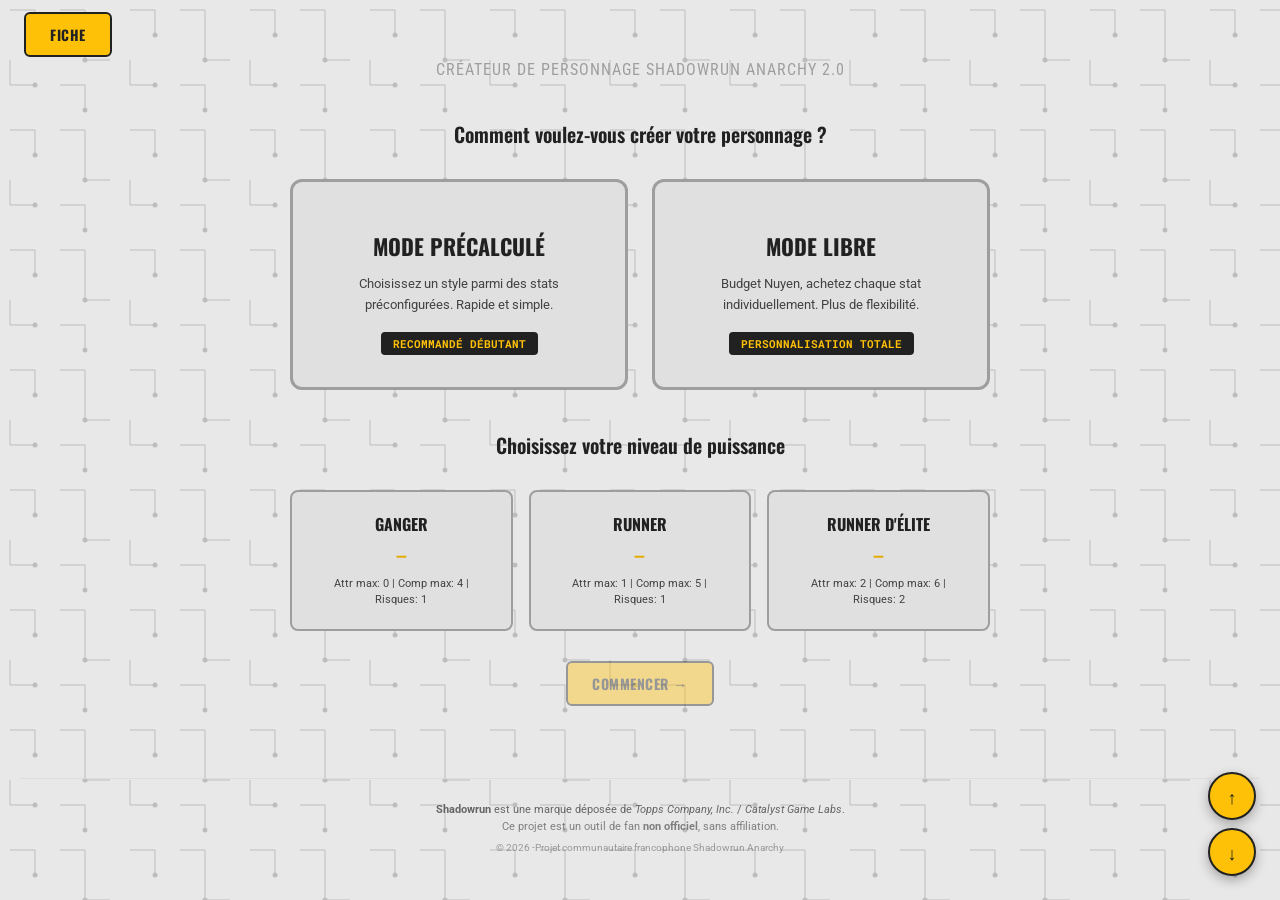
<file: creation2.0.html>
<!DOCTYPE html>
<html lang="fr">
<head>
<meta charset="UTF-8">
<meta name="viewport" content="width=device-width, initial-scale=1.0">
<link rel="icon" type="image/png" href="assets/images/Anarchy.png">
<title>Créateur de Personnage - Shadowrun Anarchy V2</title>
<style>
@import url('https://fonts.googleapis.com/css2?family=Oswald:wght@400;500;600;700&family=Roboto+Condensed:wght@400;700&family=Roboto+Mono:wght@400;700&family=Roboto:wght@400;500;700&display=swap');

:root {
  --yellow: #FFC107;
  --yellow-dark: #E5AC00;
  --gray-light: #E0E0E0;
  --gray-mid: #9E9E9E;
  --gray-dark: #424242;
  --black: #212121;
  --white: #FFFFFF;
  --bg: #E8E8E8;
  --red: #D32F2F;
  --green: #388E3C;
}

* { margin: 0; padding: 0; box-sizing: border-box; }

body {
  font-family: 'Roboto', sans-serif;
  background-color: var(--bg);
  background-image: url("data:image/svg+xml,%3Csvg width='120' height='120' xmlns='http://www.w3.org/2000/svg'%3E%3Cpath d='M10 10 L35 10 L35 35' stroke='%23BDBDBD' stroke-width='1' fill='none'/%3E%3Cpath d='M60 10 L85 10 L85 60 L110 60' stroke='%23BDBDBD' stroke-width='1' fill='none'/%3E%3Cpath d='M10 60 L10 85 L35 85' stroke='%23BDBDBD' stroke-width='1' fill='none'/%3E%3Cpath d='M60 85 L85 85 L85 110' stroke='%23BDBDBD' stroke-width='1' fill='none'/%3E%3Ccircle cx='35' cy='35' r='2.5' fill='%23BDBDBD'/%3E%3Ccircle cx='85' cy='60' r='2.5' fill='%23BDBDBD'/%3E%3Ccircle cx='35' cy='85' r='2.5' fill='%23BDBDBD'/%3E%3Ccircle cx='85' cy='110' r='2.5' fill='%23BDBDBD'/%3E%3C/svg%3E");
  padding: 20px;
  color: var(--black);
  min-height: 100vh;
}

.container {
  max-width: 900px;
  margin: 0 auto;
  background: var(--white);
  border-radius: 8px;
  box-shadow: 0 4px 20px rgba(0,0,0,0.15);
  overflow: hidden;
}

.header {
  background: var(--black);
  color: var(--white);
  padding: 20px 24px;
  display: flex;
  justify-content: space-between;
  align-items: center;
}

.header h1 {
  font-family: 'Oswald', sans-serif;
  font-size: 24px;
  text-transform: uppercase;
  letter-spacing: 1px;
}

.header h1 span { color: var(--yellow); }

.step-indicator {
  display: flex;
  gap: 6px;
  align-items: center;
}

.step-dot {
  width: 28px;
  height: 28px;
  border-radius: 50%;
  background: var(--gray-mid);
  display: flex;
  align-items: center;
  justify-content: center;
  font-family: 'Oswald', sans-serif;
  font-size: 12px;
  font-weight: 700;
  color: var(--white);
  transition: all 0.3s;
}

.step-dot.active { background: var(--yellow); color: var(--black); }
.step-dot.done { background: var(--green); color: var(--white); }
.step-dot.current { background: var(--yellow-dark); color: var(--black); box-shadow: 0 0 0 3px rgba(255,193,7,0.4); }

.content { padding: 24px; }

.step-title {
  font-family: 'Oswald', sans-serif;
  font-size: 22px;
  font-weight: 700;
  text-transform: uppercase;
  margin-bottom: 4px;
  color: var(--black);
}

.step-subtitle {
  font-family: 'Roboto Condensed', sans-serif;
  font-size: 14px;
  color: var(--gray-mid);
  margin-bottom: 20px;
  text-transform: uppercase;
  letter-spacing: 0.5px;
}

.select-table {
  width: 100%;
  border-collapse: collapse;
  margin-bottom: 20px;
  font-size: 13px;
}

.select-table th {
  background: var(--gray-dark);
  color: var(--white);
  font-family: 'Oswald', sans-serif;
  font-size: 12px;
  text-transform: uppercase;
  padding: 10px 12px;
  text-align: left;
}

.select-table td {
  padding: 10px 12px;
  border-bottom: 1px solid var(--gray-light);
  cursor: pointer;
  transition: background 0.15s;
}

.select-table tr:hover td { background: var(--yellow); }
.select-table tr.selected td { background: var(--yellow-dark); font-weight: 700; }
.select-table tr.selected { outline: 2px solid var(--black); outline-offset: -2px; }

.input-group { margin-bottom: 16px; }

.input-group label {
  display: block;
  font-family: 'Roboto Condensed', sans-serif;
  font-size: 12px;
  font-weight: 700;
  text-transform: uppercase;
  color: var(--gray-dark);
  margin-bottom: 6px;
  letter-spacing: 0.5px;
}

.input-group input[type="text"],
.input-group input[type="number"],
.input-group textarea,
.input-group select {
  width: 100%;
  padding: 10px 12px;
  border: 2px solid var(--gray-mid);
  border-radius: 6px;
  font-family: 'Roboto', sans-serif;
  font-size: 14px;
  outline: none;
  transition: border-color 0.15s, box-shadow 0.15s;
}

.input-group input:focus,
.input-group textarea:focus,
.input-group select:focus {
  border-color: var(--yellow-dark);
  box-shadow: 0 0 0 3px rgba(255,193,7,0.3);
}

.input-group textarea {
  resize: vertical;
  min-height: 60px;
}

.attr-grid {
  display: grid;
  grid-template-columns: repeat(3, 1fr);
  gap: 16px;
  margin-bottom: 20px;
}

.attr-box {
  background: var(--gray-light);
  border: 2px solid var(--gray-mid);
  border-radius: 8px;
  padding: 16px;
  text-align: center;
}

.attr-box .attr-name {
  font-family: 'Oswald', sans-serif;
  font-size: 14px;
  font-weight: 700;
  text-transform: uppercase;
  margin-bottom: 8px;
}

.attr-box .attr-max {
  font-size: 11px;
  color: var(--gray-mid);
  margin-bottom: 8px;
}

.attr-box .attr-bonus {
  font-size: 11px;
  color: var(--green);
  font-weight: 700;
  margin-bottom: 8px;
  min-height: 16px;
}

.attr-box input[type="number"] {
  width: 60px;
  height: 40px;
  border: 2px solid var(--gray-dark);
  border-radius: 8px;
  text-align: center;
  font-family: 'Roboto Mono', monospace;
  font-size: 18px;
  font-weight: 700;
}

.attr-points-bar, .skill-points-bar, .atout-points-bar {
  background: var(--gray-light);
  border: 2px solid var(--gray-mid);
  border-radius: 8px;
  padding: 12px 16px;
  display: flex;
  justify-content: space-between;
  align-items: center;
  margin-bottom: 20px;
}

.points-label {
  font-family: 'Oswald', sans-serif;
  font-size: 16px;
  font-weight: 700;
  text-transform: uppercase;
}

.points-value {
  font-family: 'Roboto Mono', monospace;
  font-size: 24px;
  font-weight: 700;
  color: var(--yellow-dark);
}

.points-value.error { color: var(--red); }

.skill-grid {
  display: grid;
  grid-template-columns: repeat(2, 1fr);
  gap: 12px;
  margin-bottom: 20px;
}

.skill-item {
  background: var(--gray-light);
  border: 2px solid var(--gray-mid);
  border-radius: 8px;
  padding: 12px;
  transition: all 0.15s;
}
.skill-item.selected {
  border-color: var(--yellow-dark);
  background: var(--yellow);
  outline: 2px solid var(--black);
  outline-offset: -2px;
}
.skill-item.restricted {
  opacity: 0.5;
  cursor: not-allowed;
  background: #F5F5F5;
}
.skill-item.restricted .skill-name {
  color: var(--gray-mid);
  text-decoration: line-through;
}

.skill-item .skill-header {
  display: flex;
  justify-content: space-between;
  align-items: center;
  margin-bottom: 8px;
}

.skill-item .skill-name {
  font-family: 'Oswald', sans-serif;
  font-size: 13px;
  font-weight: 700;
  text-transform: uppercase;
}

.skill-item .skill-rank {
  display: flex;
  align-items: center;
  gap: 8px;
}

.skill-item .skill-rank input {
  width: 50px;
  height: 32px;
  border: 2px solid var(--gray-dark);
  border-radius: 6px;
  text-align: center;
  font-family: 'Roboto Mono', monospace;
  font-size: 16px;
  font-weight: 700;
}

.skill-item .skill-spec {
  display: flex;
  align-items: center;
  gap: 8px;
  margin-top: 8px;
  padding-top: 8px;
  border-top: 1px dashed var(--gray-mid);
}

.skill-item .skill-spec label { font-size: 12px; font-weight: 700; color: var(--gray-dark); }
.skill-item .skill-spec input[type="checkbox"] { width: 18px; height: 18px; accent-color: var(--yellow-dark); }
.skill-item .skill-spec input[type="text"] { flex: 1; padding: 4px 8px; border: 1.5px solid var(--gray-mid); border-radius: 4px; font-size: 12px; }

.atout-grid {
  display: grid;
  grid-template-columns: repeat(2, 1fr);
  gap: 12px;
  margin-bottom: 20px;
}

.atout-item {
  background: var(--gray-light);
  border: 2px solid var(--gray-mid);
  border-radius: 8px;
  padding: 12px;
  cursor: pointer;
  transition: all 0.15s;
  position: relative;
}

.atout-item:hover { border-color: var(--yellow-dark); }
.atout-item.selected {
  border-color: var(--yellow-dark);
  background: var(--yellow);
  outline: 2px solid var(--black);
  outline-offset: -2px;
}
.atout-item.disabled { opacity: 0.4; cursor: not-allowed; }
.atout-item.restricted {
  opacity: 0.5;
  cursor: not-allowed;
  background: #F5F5F5;
}

.atout-item .atout-header {
  display: flex;
  justify-content: space-between;
  align-items: flex-start;
  gap: 8px;
  margin-bottom: 6px;
}

.atout-item .atout-name {
  font-family: 'Oswald', sans-serif;
  font-size: 13px;
  font-weight: 700;
  text-transform: uppercase;
  flex: 1;
  min-width: 0;
  line-height: 1.3;
}

.atout-item .atout-name-wrap {
  word-break: break-word;
  hyphens: auto;
}

.atout-item .atout-cost {
  background: var(--black);
  color: var(--yellow);
  font-family: 'Roboto Mono', monospace;
  font-size: 11px;
  font-weight: 700;
  padding: 2px 8px;
  border-radius: 4px;
  white-space: nowrap;
  flex-shrink: 0;
  margin-top: 1px;
}

.atout-item .atout-desc { font-size: 11px; color: var(--gray-dark); line-height: 1.5; white-space: pre-line; }
.atout-item .atout-desc ul { margin: 4px 0; padding-left: 16px; }
.atout-item .atout-desc li { margin-bottom: 2px; line-height: 1.4; }
.atout-item .atout-prereq { font-size: 9px; color: var(--red); margin-top: 4px; font-weight: 700; font-style: italic; }
.atout-item .atout-essence { font-size: 10px; color: var(--gray-mid); margin-top: 2px; }

.trait-grid {
  display: grid;
  grid-template-columns: repeat(2, 1fr);
  gap: 12px;
  margin-bottom: 20px;
}

.trait-category {
  font-family: 'Oswald', sans-serif;
  font-size: 14px;
  font-weight: 700;
  text-transform: uppercase;
  margin-bottom: 8px;
  padding: 4px 12px;
  background: var(--black);
  color: var(--white);
  border-radius: 4px;
  display: inline-block;
}

.trait-item {
  background: var(--gray-light);
  border: 2px solid var(--gray-mid);
  border-radius: 8px;
  padding: 12px;
  cursor: pointer;
  transition: all 0.15s;
}

.trait-item:hover { border-color: var(--yellow-dark); }
.trait-item.selected {
  border-color: var(--yellow-dark);
  background: var(--yellow);
  outline: 2px solid var(--black);
  outline-offset: -2px;
}

.trait-item .trait-name {
  font-family: 'Oswald', sans-serif;
  font-size: 13px;
  font-weight: 700;
  text-transform: uppercase;
  margin-bottom: 4px;
}

.trait-item .trait-desc { font-size: 11px; color: var(--gray-dark); line-height: 1.4; }

.contact-list {
  display: flex;
  flex-direction: column;
  gap: 8px;
  margin-bottom: 20px;
}

.contact-item {
  display: flex;
  gap: 8px;
  align-items: center;
}

.contact-item input {
  flex: 1;
  padding: 8px 12px;
  border: 2px solid var(--gray-mid);
  border-radius: 6px;
  font-size: 13px;
  outline: none;
}

.contact-item input:focus { border-color: var(--yellow-dark); }

.contact-item .contact-num {
  font-family: 'Roboto Mono', monospace;
  font-size: 12px;
  font-weight: 700;
  color: var(--gray-mid);
  width: 24px;
  text-align: center;
}

.equip-grid {
  display: grid;
  grid-template-columns: repeat(2, 1fr);
  gap: 12px;
  margin-bottom: 20px;
}

.equip-item {
  background: var(--gray-light);
  border: 2px solid var(--gray-mid);
  border-radius: 8px;
  padding: 12px;
  cursor: pointer;
  transition: all 0.15s;
}

.equip-item:hover { border-color: var(--yellow-dark); }
.equip-item.selected {
  border-color: var(--yellow-dark);
  background: var(--yellow);
  outline: 2px solid var(--black);
  outline-offset: -2px;
}

.equip-item .equip-name {
  font-family: 'Oswald', sans-serif;
  font-size: 13px;
  font-weight: 700;
  text-transform: uppercase;
  margin-bottom: 4px;
}

.equip-item .equip-desc { font-size: 11px; color: var(--gray-dark); line-height: 1.4; }
.equip-item .equip-stats {
  font-family: 'Roboto Mono', monospace;
  font-size: 11px;
  color: var(--gray-dark);
  margin-top: 4px;
}

.nav-bar {
  display: flex;
  justify-content: space-between;
  align-items: center;
  padding: 16px 24px;
  background: var(--gray-light);
  border-top: 2px solid var(--gray-mid);
}

.btn {
  font-family: 'Oswald', sans-serif;
  font-size: 14px;
  font-weight: 700;
  text-transform: uppercase;
  letter-spacing: 0.5px;
  padding: 10px 24px;
  border: 2px solid var(--black);
  border-radius: 6px;
  background: var(--yellow);
  color: var(--black);
  cursor: pointer;
  transition: all 0.15s;
}

.btn:hover { background: var(--yellow-dark); }
.btn:disabled { opacity: 0.4; cursor: not-allowed; }
.btn.secondary { background: transparent; color: var(--black); border-color: var(--gray-mid); }
.btn.secondary:hover { background: var(--gray-light); }
.btn.success { background: var(--green); color: var(--white); border-color: var(--green); }
.btn.success:hover { background: #2E7D32; }

.recap-section {
  background: var(--gray-light);
  border: 2px solid var(--gray-mid);
  border-radius: 8px;
  padding: 16px;
  margin-bottom: 16px;
}

.recap-section h3 {
  font-family: 'Oswald', sans-serif;
  font-size: 14px;
  font-weight: 700;
  text-transform: uppercase;
  margin-bottom: 8px;
  color: var(--black);
}

.recap-section p, .recap-section li {
  font-size: 13px;
  line-height: 1.6;
  color: var(--gray-dark);
}

.recap-section ul {
  list-style: none;
  padding-left: 0;
}

.recap-section li {
  padding: 2px 0;
  border-bottom: 1px dashed var(--gray-mid);
}

.recap-section li:last-child { border-bottom: none; }

.alert {
  padding: 12px 16px;
  border-radius: 6px;
  margin-bottom: 16px;
  font-size: 13px;
  font-weight: 500;
}

.alert.error { background: #FFEBEE; color: var(--red); border: 1px solid #EF9A9A; }
.alert.success { background: #E8F5E9; color: var(--green); border: 1px solid #A5D6A7; }
.alert.info { background: #E3F2FD; color: #1565C0; border: 1px solid #90CAF9; }

.hidden { display: none !important; }

.concept-options {
  display: grid;
  grid-template-columns: repeat(2, 1fr);
  gap: 12px;
  margin-bottom: 20px;
}

.concept-option {
  background: var(--gray-light);
  border: 2px solid var(--gray-mid);
  border-radius: 8px;
  padding: 16px;
  cursor: pointer;
  transition: all 0.15s;
}

.concept-option:hover { border-color: var(--yellow-dark); }
.concept-option.selected {
  border-color: var(--yellow-dark);
  background: var(--yellow);
  outline: 2px solid var(--black);
  outline-offset: -2px;
}

.concept-option .concept-name {
  font-family: 'Oswald', sans-serif;
  font-size: 14px;
  font-weight: 700;
  text-transform: uppercase;
  margin-bottom: 4px;
}

.concept-option .concept-desc { font-size: 12px; color: var(--gray-dark); line-height: 1.4; }

.result-actions {
  display: flex;
  gap: 12px;
  flex-wrap: wrap;
  margin-top: 20px;
}

@media (max-width: 700px) {
  .attr-grid { grid-template-columns: repeat(2, 1fr); }
  .skill-grid, .atout-grid, .trait-grid, .equip-grid, .concept-options { grid-template-columns: 1fr; }
  .header { flex-direction: column; gap: 12px; text-align: center; }
}

/* Lignes non officielles dans le tableau métatype */
.select-table tr.non-officiel td {
  color: #9E9E9E;
}
.select-table tr.non-officiel:hover td {
  background: transparent !important;
}

/* Tatouages Focus */
.equip-item.tattoo-active {
  border-color: #7B1FA2 !important;
  background: #F3E5F5 !important;
  outline: 2px solid #7B1FA2 !important;
  outline-offset: -2px;
}
.equip-item.tattoo-active .equip-name {
  color: #7B1FA2;
}

/* Tatouages Focus */
.atout-item.tattoo-active {
  border-color: #7B1FA2 !important;
  background: #F3E5F5 !important;
  outline: 2px solid #7B1FA2 !important;
  outline-offset: -2px;
}
.atout-item.tattoo-active .atout-name {
  color: #7B1FA2;
}

/* ====== BOUTON PIMP MY RIDE ====== */
.pimp-btn {
  display: inline-flex;
  align-items: center;
  gap: 6px;
  background: linear-gradient(135deg, #7B1FA2 0%, #4A148C 100%);
  color: white;
  font-family: 'Oswald', sans-serif;
  font-size: 11px;
  font-weight: 700;
  text-transform: uppercase;
  letter-spacing: 0.5px;
  padding: 6px 14px;
  border: 2px solid #4A148C;
  border-radius: 6px;
  cursor: pointer;
  transition: all 0.2s ease;
  margin-top: 8px;
}
.pimp-btn:hover {
  background: linear-gradient(135deg, #8E24AA 0%, #6A1B9A 100%);
  transform: translateY(-2px);
  box-shadow: 0 4px 12px rgba(123, 31, 162, 0.4);
}
.pimp-btn:active {
  transform: translateY(0);
}
.pimp-btn .pimp-icon {
  font-size: 14px;
}

/* ====== MODAL PIMP MY RIDE ====== */
.pimp-modal-overlay {
  position: fixed;
  top: 0;
  left: 0;
  right: 0;
  bottom: 0;
  background: rgba(0, 0, 0, 0.7);
  z-index: 3000;
  display: flex;
  align-items: center;
  justify-content: center;
  padding: 20px;
  backdrop-filter: blur(4px);
}
.pimp-modal {
  background: var(--white);
  border-radius: 12px;
  max-width: 700px;
  width: 100%;
  max-height: 85vh;
  overflow: hidden;
  box-shadow: 0 20px 60px rgba(0,0,0,0.4);
  display: flex;
  flex-direction: column;
}
.pimp-modal-header {
  background: linear-gradient(135deg, #7B1FA2 0%, #4A148C 100%);
  color: white;
  padding: 16px 24px;
  display: flex;
  justify-content: space-between;
  align-items: center;
}
.pimp-modal-header h3 {
  font-family: 'Oswald', sans-serif;
  font-size: 18px;
  font-weight: 700;
  text-transform: uppercase;
  margin: 0;
}
.pimp-modal-header .pimp-close {
  background: rgba(255,255,255,0.2);
  border: none;
  color: white;
  width: 32px;
  height: 32px;
  border-radius: 50%;
  cursor: pointer;
  font-size: 18px;
  display: flex;
  align-items: center;
  justify-content: center;
  transition: background 0.15s;
}
.pimp-modal-header .pimp-close:hover {
  background: rgba(255,255,255,0.4);
}
.pimp-modal-body {
  padding: 20px 24px;
  overflow-y: auto;
  flex: 1;
}
.pimp-modal-footer {
  padding: 12px 24px;
  background: var(--gray-light);
  border-top: 2px solid var(--gray-mid);
  display: flex;
  justify-content: space-between;
  align-items: center;
}
.pimp-vehicle-info {
  background: #F3E5F5;
  border: 2px solid #CE93D8;
  border-radius: 8px;
  padding: 12px 16px;
  margin-bottom: 16px;
}
.pimp-vehicle-info .pimp-vehicle-name {
  font-family: 'Oswald', sans-serif;
  font-size: 16px;
  font-weight: 700;
  color: #4A148C;
  text-transform: uppercase;
}
.pimp-vehicle-info .pimp-vehicle-type {
  font-size: 12px;
  color: #7B1FA2;
  margin-top: 4px;
}

/* ====== LISTE DES UPGRADES ====== */
.pimp-upgrade-list {
  display: flex;
  flex-direction: column;
  gap: 8px;
}
.pimp-upgrade-item {
  background: var(--gray-light);
  border: 2px solid var(--gray-mid);
  border-radius: 8px;
  padding: 12px;
  cursor: pointer;
  transition: all 0.15s;
  display: flex;
  align-items: flex-start;
  gap: 12px;
}
.pimp-upgrade-item:hover {
  border-color: #7B1FA2;
  background: #F3E5F5;
}
.pimp-upgrade-item.selected {
  border-color: #7B1FA2;
  background: #F3E5F5;
  outline: 2px solid #4A148C;
  outline-offset: -2px;
}
.pimp-upgrade-item .pimp-checkbox {
  width: 20px;
  height: 20px;
  border: 2px solid var(--gray-mid);
  border-radius: 4px;
  display: flex;
  align-items: center;
  justify-content: center;
  flex-shrink: 0;
  margin-top: 2px;
  transition: all 0.15s;
}
.pimp-upgrade-item.selected .pimp-checkbox {
  background: #7B1FA2;
  border-color: #7B1FA2;
}
.pimp-upgrade-item.selected .pimp-checkbox::after {
  content: '✓';
  color: white;
  font-size: 12px;
  font-weight: 700;
}
.pimp-upgrade-content {
  flex: 1;
  min-width: 0;
}
.pimp-upgrade-name {
  font-family: 'Oswald', sans-serif;
  font-size: 13px;
  font-weight: 700;
  text-transform: uppercase;
  color: var(--black);
  margin-bottom: 4px;
}
.pimp-upgrade-cost {
  font-family: 'Roboto Mono', monospace;
  font-size: 11px;
  color: var(--yellow-dark);
  font-weight: 700;
  margin-bottom: 4px;
}
.pimp-upgrade-desc {
  font-size: 11px;
  color: var(--gray-dark);
  line-height: 1.4;
}
.pimp-upgrade-negative {
  color: var(--green);
  font-weight: 700;
}

/* ====== UPGRADES APPLIQUÉES (affichage compact) ====== */
.pimp-applied {
  margin-top: 8px;
  padding-top: 8px;
  border-top: 1px dashed var(--gray-mid);
}
.pimp-applied-label {
  font-size: 10px;
  font-weight: 700;
  color: #7B1FA2;
  text-transform: uppercase;
  margin-bottom: 4px;
}
.pimp-applied-tags {
  display: flex;
  flex-wrap: wrap;
  gap: 4px;
}
.pimp-applied-tag {
  background: #F3E5F5;
  color: #4A148C;
  font-size: 10px;
  font-weight: 700;
  padding: 2px 8px;
  border-radius: 4px;
  border: 1px solid #CE93D8;
}
.pimp-applied-tag .pimp-remove {
  margin-left: 4px;
  cursor: pointer;
  color: #D32F2F;
  font-weight: 700;
}
.pimp-applied-tag .pimp-remove:hover {
  color: #B71C1C;
}

/* ====== BARRE DE COÛT PIMP MY RIDE ====== */
.pimp-cost-bar {
  background: var(--gray-light);
  border: 2px solid var(--gray-mid);
  border-radius: 8px;
  padding: 10px 16px;
  display: flex;
  justify-content: space-between;
  align-items: center;
  margin-bottom: 16px;
}
.pimp-cost-bar .pimp-cost-label {
  font-family: 'Oswald', sans-serif;
  font-size: 14px;
  font-weight: 700;
  text-transform: uppercase;
}
.pimp-cost-bar .pimp-cost-value {
  font-family: 'Roboto Mono', monospace;
  font-size: 18px;
  font-weight: 700;
  color: #7B1FA2;
}


/* ====== TOOLBAR FIXE ====== */
.toolbar {
  position: fixed;
  top: 12px;
  left: 24px;
  z-index: 2500;
}
.toolbar-btn {
  font-family: 'Oswald', sans-serif;
  font-size: 14px;
  font-weight: 700;
  text-transform: uppercase;
  letter-spacing: 0.5px;
  padding: 10px 24px;
  border: 2px solid var(--black);
  border-radius: 6px;
  background: var(--yellow);
  color: var(--black);
  cursor: pointer;
  transition: all 0.15s;
  display: inline-block;
  text-decoration: none;
}
.toolbar-btn:hover {
  background: var(--yellow-dark);
}
@media print {
  body { background: white; padding: 0; }
  .container { box-shadow: none; border-radius: 0; }
  .nav-bar, .header, .step-indicator { display: none; }
}

/* Tags de métatype */
.metatype-tag { display: inline-block; font-size: 9px; font-weight: 700; padding: 1px 6px; border-radius: 3px; margin-left: 6px; vertical-align: middle; }
.metatype-tag.infecte { background: #D32F2F; color: white; }
.metatype-tag.zoocanthrope { background: #7B1FA2; color: white; }
.metatype-tag.esprit { background: #1976D2; color: white; }
.metatype-tag.metavariant { background: #F57C00; color: white; }
.metatype-desc { font-size: 11px; color: var(--gray-mid); margin-top: 4px; line-height: 1.4; }
.restriction-banner { background: #FFF3E0; border: 1px solid #FFB74D; border-radius: 6px; padding: 8px 12px; margin-bottom: 16px; font-size: 12px; color: #E65100; }
.restriction-icon { margin-right: 6px; }

/* Boutons de navigation flottants */
.scroll-nav {
  position: fixed;
  bottom: 24px;
  right: 24px;
  display: flex;
  flex-direction: column;
  gap: 8px;
  z-index: 1000;
}

.scroll-nav .btn-float {
  width: 48px;
  height: 48px;
  border-radius: 50%;
  background: var(--yellow);
  border: 2px solid var(--black);
  color: var(--black);
  font-family: 'Oswald', sans-serif;
  font-size: 18px;
  font-weight: 700;
  cursor: pointer;
  display: flex;
  align-items: center;
  justify-content: center;
  box-shadow: 0 4px 12px rgba(0,0,0,0.3);
  transition: all 0.2s ease;
}

.scroll-nav .btn-float:hover {
  background: var(--yellow-dark);
  transform: scale(1.1);
}

.scroll-nav .btn-float:active {
  transform: scale(0.95);
}

/* Masquer sur les petits écrans si besoin, ou ajuster */
@media (max-width: 700px) {
  .scroll-nav {
    bottom: 16px;
    right: 16px;
  }
  .scroll-nav .btn-float {
    width: 44px;
    height: 44px;
    font-size: 16px;
  }
}

/* ====== STYLES ÉDITION RÉCAP ====== */
.recap-edit-row {
  display: flex;
  align-items: center;
  gap: 8px;
  padding: 4px 0;
  border-bottom: 1px dashed var(--gray-mid);
}
.recap-edit-row:last-child { border-bottom: none; }
.recap-edit-row .recap-label {
  font-weight: 700;
  min-width: 100px;
  color: var(--black);
}
.recap-edit-row .recap-value {
  flex: 1;
  color: var(--gray-dark);
}
.recap-edit-row input[type="text"],
.recap-edit-row input[type="number"],
.recap-edit-row textarea {
  flex: 1;
  padding: 6px 10px;
  border: 2px solid var(--gray-mid);
  border-radius: 6px;
  font-family: 'Roboto', sans-serif;
  font-size: 13px;
  outline: none;
}
.recap-edit-row input:focus,
.recap-edit-row textarea:focus {
  border-color: var(--yellow-dark);
  box-shadow: 0 0 0 3px rgba(255,193,7,0.3);
}
.recap-edit-row .btn-edit {
  background: transparent;
  border: 2px solid var(--gray-mid);
  color: var(--gray-dark);
  font-size: 12px;
  padding: 4px 10px;
  border-radius: 4px;
  cursor: pointer;
  font-family: 'Oswald', sans-serif;
  font-weight: 700;
  text-transform: uppercase;
  transition: all 0.15s;
  white-space: nowrap;
}
.recap-edit-row .btn-edit:hover {
  background: var(--yellow);
  border-color: var(--black);
  color: var(--black);
}
.recap-edit-row .btn-edit.active {
  background: var(--yellow-dark);
  border-color: var(--black);
  color: var(--black);
}
.recap-section-header {
  display: flex;
  justify-content: space-between;
  align-items: center;
  margin-bottom: 8px;
}
.recap-section-header h3 {
  margin-bottom: 0;
}

/* ====== BARRE NUYEN ====== */
.nuyen-bar {
  position: fixed;
  top: 0;
  left: 0;
  right: 0;
  z-index: 2000;
  background: var(--black);
  color: var(--white);
  padding: 8px 24px;
  display: flex;
  justify-content: center;
  align-items: center;
  gap: 20px;
  box-shadow: 0 2px 10px rgba(0,0,0,0.3);
  transition: all 0.3s ease;
  height: 44px;
}
body.nuyen-active {
  padding-top: 64px !important;
}
.nuyen-bar.hidden { display: none !important; }
.nuyen-bar .nuyen-label {
  font-family: 'Oswald', sans-serif;
  font-size: 14px;
  text-transform: uppercase;
  letter-spacing: 1px;
}
.nuyen-bar .nuyen-value {
  font-family: 'Roboto Mono', monospace;
  font-size: 22px;
  font-weight: 700;
  transition: color 0.3s ease;
}
.nuyen-bar .nuyen-value.safe { color: #4CAF50; }
.nuyen-bar .nuyen-value.warning { color: #FF9800; }
.nuyen-bar .nuyen-value.critical { color: #F44336; }
.nuyen-bar .nuyen-value.over { color: #D32F2F; text-decoration: line-through; }
.nuyen-bar .nuyen-max {
  font-family: 'Roboto Condensed', sans-serif;
  font-size: 12px;
  color: var(--gray-mid);
}
.nuyen-bar .nuyen-progress {
  width: 200px;
  height: 6px;
  background: var(--gray-dark);
  border-radius: 3px;
  overflow: hidden;
}
.nuyen-bar .nuyen-progress-fill {
  height: 100%;
  border-radius: 3px;
  transition: width 0.3s ease, background 0.3s ease;
}
.nuyen-bar .nuyen-progress-fill.safe { background: #4CAF50; }
.nuyen-bar .nuyen-progress-fill.warning { background: #FF9800; }
.nuyen-bar .nuyen-progress-fill.critical { background: #F44336; }
.nuyen-bar .nuyen-progress-fill.over { background: #D32F2F; }

.nuyen-alert {
  position: fixed;
  top: 50px;
  left: 50%;
  transform: translateX(-50%);
  z-index: 2001;
  background: #FFEBEE;
  color: var(--red);
  border: 2px solid var(--red);
  border-radius: 8px;
  padding: 12px 24px;
  font-family: 'Oswald', sans-serif;
  font-size: 14px;
  text-transform: uppercase;
  letter-spacing: 0.5px;
  box-shadow: 0 4px 12px rgba(211,47,47,0.3);
  animation: nuyenAlertPulse 1.5s ease-in-out infinite;
  display: none;
}
.nuyen-alert.visible { display: block; }
@keyframes nuyenAlertPulse {
  0%, 100% { transform: translateX(-50%) scale(1); }
  50% { transform: translateX(-50%) scale(1.02); }
}

/* ====== BARRE ESSENCE ====== */
.essence-bar {
  background: var(--gray-light);
  border: 2px solid var(--gray-mid);
  border-radius: 8px;
  padding: 12px 16px;
  display: flex;
  justify-content: space-between;
  align-items: center;
  margin-bottom: 20px;
}
.essence-bar .essence-label {
  font-family: 'Oswald', sans-serif;
  font-size: 16px;
  font-weight: 700;
  text-transform: uppercase;
}
.essence-bar .essence-value {
  font-family: 'Roboto Mono', monospace;
  font-size: 24px;
  font-weight: 700;
}
.essence-bar .essence-value.safe { color: var(--green); }
.essence-bar .essence-value.warning { color: #FF9800; }
.essence-bar .essence-value.critical { color: var(--red); }
.essence-bar .essence-value.dead { color: #000; text-decoration: line-through; }
.essence-bar .essence-effect {
  font-size: 11px;
  color: var(--gray-dark);
  max-width: 300px;
  text-align: right;
  line-height: 1.4;
}
.essence-bar .essence-progress {
  width: 200px;
  height: 8px;
  background: var(--gray-dark);
  border-radius: 4px;
  overflow: hidden;
  margin: 0 12px;
}
.essence-bar .essence-progress-fill {
  height: 100%;
  border-radius: 4px;
  transition: width 0.3s ease, background 0.3s ease;
}
.essence-bar .essence-progress-fill.safe { background: var(--green); }
.essence-bar .essence-progress-fill.warning { background: #FF9800; }
.essence-bar .essence-progress-fill.critical { background: var(--red); }
.essence-bar .essence-progress-fill.dead { background: #000; }

/* ====== PAGE INIT ====== */
.init-page {
  padding: 40px 24px;
  text-align: center;
}
.init-title {
  font-family: 'Oswald', sans-serif;
  font-size: 32px;
  font-weight: 700;
  text-transform: uppercase;
  margin-bottom: 8px;
  color: var(--black);
}
.init-subtitle {
  font-family: 'Roboto Condensed', sans-serif;
  font-size: 16px;
  color: var(--gray-mid);
  margin-bottom: 40px;
  text-transform: uppercase;
  letter-spacing: 1px;
}
.init-question {
  font-family: 'Oswald', sans-serif;
  font-size: 20px;
  font-weight: 600;
  margin-bottom: 30px;
  color: var(--black);
}
.mode-grid {
  display: grid;
  grid-template-columns: repeat(2, 1fr);
  gap: 24px;
  max-width: 700px;
  margin: 0 auto 40px;
}
.mode-card {
  background: var(--gray-light);
  border: 3px solid var(--gray-mid);
  border-radius: 12px;
  padding: 32px 24px;
  cursor: pointer;
  transition: all 0.2s ease;
  text-align: center;
}
.mode-card:hover {
  border-color: var(--yellow-dark);
  transform: translateY(-4px);
  box-shadow: 0 8px 24px rgba(0,0,0,0.15);
}
.mode-card.selected {
  border-color: var(--yellow-dark);
  background: var(--yellow);
  box-shadow: 0 0 0 4px rgba(255,193,7,0.3);
}
.mode-card .mode-icon { font-size: 48px; margin-bottom: 16px; }
.mode-card .mode-name {
  font-family: 'Oswald', sans-serif;
  font-size: 22px;
  font-weight: 700;
  text-transform: uppercase;
  margin-bottom: 12px;
}
.mode-card .mode-desc {
  font-size: 13px;
  color: var(--gray-dark);
  line-height: 1.6;
  margin-bottom: 16px;
}
.mode-card .mode-tag {
  display: inline-block;
  background: var(--black);
  color: var(--yellow);
  font-family: 'Roboto Mono', monospace;
  font-size: 11px;
  font-weight: 700;
  padding: 4px 12px;
  border-radius: 4px;
  text-transform: uppercase;
}
.cost-table-container {
  max-width: 600px;
  margin: 0 auto 30px;
  text-align: left;
}
.cost-table-title {
  font-family: 'Oswald', sans-serif;
  font-size: 16px;
  font-weight: 700;
  text-transform: uppercase;
  margin-bottom: 12px;
  color: var(--black);
}
.cost-table {
  width: 100%;
  border-collapse: collapse;
  font-size: 13px;
  margin-bottom: 20px;
}
.cost-table th {
  background: var(--gray-dark);
  color: var(--white);
  font-family: 'Oswald', sans-serif;
  font-size: 11px;
  text-transform: uppercase;
  padding: 10px 12px;
  text-align: left;
}
.cost-table td {
  padding: 8px 12px;
  border-bottom: 1px solid var(--gray-light);
}
.cost-table tr:nth-child(even) { background: #F5F5F5; }
.cost-table .cost-value {
  font-family: 'Roboto Mono', monospace;
  font-weight: 700;
  color: var(--yellow-dark);
  white-space: nowrap;
}
.niveau-grid {
  display: grid;
  grid-template-columns: repeat(3, 1fr);
  gap: 16px;
  max-width: 700px;
  margin: 0 auto 30px;
}
.niveau-card {
  background: var(--gray-light);
  border: 2px solid var(--gray-mid);
  border-radius: 8px;
  padding: 20px;
  cursor: pointer;
  transition: all 0.15s;
  text-align: center;
}
.niveau-card:hover { border-color: var(--yellow-dark); }
.niveau-card.selected {
  border-color: var(--yellow-dark);
  background: var(--yellow);
  outline: 2px solid var(--black);
  outline-offset: -2px;
}
.niveau-card .niveau-name {
  font-family: 'Oswald', sans-serif;
  font-size: 16px;
  font-weight: 700;
  text-transform: uppercase;
  margin-bottom: 8px;
}
.niveau-card .nuyen-niveau {
  font-family: 'Roboto Mono', monospace;
  font-size: 18px;
  font-weight: 700;
  color: var(--yellow-dark);
  margin-bottom: 8px;
}
.niveau-card.selected .nuyen-niveau { color: var(--black); }
.niveau-card .niveau-restrictions {
  font-size: 11px;
  color: var(--gray-dark);
  line-height: 1.5;
}
.init-actions {
  display: flex;
  gap: 16px;
  justify-content: center;
  margin-top: 30px;
}
@media (max-width: 700px) {
  .mode-grid, .niveau-grid { grid-template-columns: 1fr; }
  .nuyen-bar { flex-wrap: wrap; gap: 8px; padding: 6px 12px; }
  .nuyen-bar .nuyen-progress { width: 120px; }
}
</style>

</head>
<body>
<div class="toolbar">
  <a href="index.html" class="toolbar-btn">Fiche</a>
</div>
<!-- Boutons de navigation flottants -->
<div class="scroll-nav">
  <button class="btn-float" onclick="scrollToTop()" title="Aller en haut">↑</button>
  <button class="btn-float" onclick="scrollToBottom()" title="Aller en bas">↓</button>
</div>
<!-- BARRE NUYEN -->
<div class="nuyen-bar hidden" id="nuyenBar">
  <span class="nuyen-label">Budget Nuyen</span>
  <span class="nuyen-value safe" id="nuyenValue">0 ¥</span>
  <span class="nuyen-max">/ <span id="nuyenMax">0</span> ¥</span>
  <div class="nuyen-progress">
    <div class="nuyen-progress-fill safe" id="nuyenProgress" style="width:0%"></div>
  </div>
  <span style="font-size:11px;color:var(--gray-mid);margin-left:12px;">Mode Libre - répartissez librement</span>
</div>
<div class="nuyen-alert" id="nuyenAlert">⚠️ Budget dépassé !</div>

<!-- PAGE INIT -->
<div class="init-page" id="initPage">
  <div class="init-subtitle">Créateur de personnage Shadowrun Anarchy 2.0</div>
  <div class="init-question">Comment voulez-vous créer votre personnage ?</div>
  <div class="mode-grid">
    <div class="mode-card" id="modePreCalc" onclick="selectMode('precalc')">
      <div class="mode-icon"></div>
      <div class="mode-name">Mode Précalculé</div>
      <div class="mode-desc">Choisissez un style parmi des stats préconfigurées. Rapide et simple.</div>
      <div class="mode-tag">Recommandé débutant</div>
    </div>
    <div class="mode-card" id="modeLibre" onclick="selectMode('libre')">
      <div class="mode-icon"></div>
      <div class="mode-name">Mode Libre</div>
      <div class="mode-desc">Budget Nuyen, achetez chaque stat individuellement. Plus de flexibilité.</div>
      <div class="mode-tag">Personnalisation totale</div>
    </div>
  </div>
  <div class="cost-table-container hidden" id="costTableContainer">
    <div class="cost-table-title">Tableau des coûts (Mode Libre)</div>
    <table class="cost-table">
      <thead><tr><th>Type</th><th>Coût</th></tr></thead>
      <tbody>
        <tr><td>Attribut (par point)</td><td class="cost-value">10 000 ¥ / pt</td></tr>
        <tr><td>Attribut (dernier point au max du métatype)</td><td class="cost-value">20 000 ¥</td></tr>
        <tr><td>Compétence (1-5)</td><td class="cost-value">2 500 ¥ / pt</td></tr>
        <tr><td>Compétence (6-8)</td><td class="cost-value">5 000 ¥ / pt</td></tr>
        <tr><td>Spécialisation</td><td class="cost-value">2 500 ¥</td></tr>
        <tr><td>Knowledge</td><td class="cost-value">2 500 ¥</td></tr>
        <tr><td>Amplis d'ombre</td><td class="cost-value">5 000 ¥ / pt</td></tr>
        <tr><td>Équipement</td><td class="cost-value">2 500 ¥</td></tr>
        <tr><td>Arme simple</td><td class="cost-value">2 500 ¥</td></tr>
        <tr><td>Arme expert</td><td class="cost-value">5 000 ¥</td></tr>
        <tr><td>Armure / pt</td><td class="cost-value">2 500 ¥</td></tr>
        <tr><td>Sort</td><td class="cost-value">5 000 ¥</td></tr>
      </tbody>
    </table>
  </div>
  <div class="init-question">Choisissez votre niveau de puissance</div>
  <div class="niveau-grid">
    <div class="niveau-card" id="nivGanger" onclick="selectNiveau('Ganger')">
      <div class="niveau-name">Ganger</div>
      <div class="nuyen-niveau" id="nuyenGanger">—</div>
      <div class="niveau-restrictions">Attr max: 0 | Comp max: 4 | Risques: 1</div>
    </div>
    <div class="niveau-card" id="nivRunner" onclick="selectNiveau('Runner')">
      <div class="niveau-name">Runner</div>
      <div class="nuyen-niveau" id="nuyenRunner">—</div>
      <div class="niveau-restrictions">Attr max: 1 | Comp max: 5 | Risques: 1</div>
    </div>
    <div class="niveau-card" id="nivElite" onclick="selectNiveau('Runner d\'élite')">
      <div class="niveau-name">Runner d'élite</div>
      <div class="nuyen-niveau" id="nuyenElite">—</div>
      <div class="niveau-restrictions">Attr max: 2 | Comp max: 6 | Risques: 2</div>
    </div>
  </div>
  <div class="init-question hidden" id="optionQuestion">Choisissez votre archétype</div>
  <div class="niveau-grid hidden" id="optionGrid" style="max-width: 700px;">
    <!-- Généré dynamiquement par renderOptionCards() -->
  </div>

  <div class="init-actions">
    <button class="btn" id="btnStart" onclick="startCreation()" disabled>Commencer →</button>
  </div>
</div>

<div class="container hidden" id="mainContainer">
  <div class="header">
    <h1><span>Anarchy 2.0</span> - Engager un runner</h1>
    <div class="step-indicator" id="stepIndicator"></div>
  </div>

  <div class="content" id="content"></div>

  <div class="nav-bar" id="navBar">
    <button class="btn secondary" id="btnPrev" onclick="prevStep()">← Précédent</button>
    <button class="btn" id="btnNext" onclick="nextStep()">Suivant →</button>
  </div>
</div>

<!-- ============================================ -->
<!--               DONNÉES EXTERNES               -->
<!-- ============================================ -->
<script src="assets/JS/shadowrun-data-2.0.js"></script>
<script src="assets/JS/shadowrun-matos-2.0.js"></script>
<!-- ============================================ -->
<!--              LOGIQUE PRINCIPALE              -->
<!-- ============================================ -->
<script>

// ============================================
// MODE & NUYEN
// ============================================

let creationMode = null;
let selectedNiveau = null;
let selectedOption = null;

const NIVEAUX_DATA = {
  "Ganger": { nuyen: 300000, attributs_max: 0, competences_max: 4, competences_au_max: 0, risques: 1, attributs_pts: 12, competences_pts: 30, atouts_pts: 18, contacts: 1, armes: 1, expertise: 0, equipement: 1, sorts: 0, sorts_max: 4 },
  "Runner": { nuyen: 375000, attributs_max: 1, competences_max: 5, competences_au_max: 1, risques: 1, attributs_pts: 14, competences_pts: 35, atouts_pts: 24, contacts: 1, armes: 2, expertise: 0, equipement: 2, sorts: 0, sorts_max: 6 },
  "Runner d'élite": { nuyen: 450000, attributs_max: 2, competences_max: 6, competences_au_max: 2, risques: 2, attributs_pts: 16, competences_pts: 40, atouts_pts: 28, contacts: 1, armes: 3, expertise: 0, equipement: 4, sorts: 0, sorts_max: 7 }
};

const COUTS_LIBRE = {
  attribut: 10000, attribut_max: 20000, competence_1_5: 2500, competence_6_8: 5000,
  specialisation: 2500, knowledge: 2500, amplis: 5000, equipement: 2500,
  arme_simple: 2500, arme_expert: 5000, armure_par_point: 2500, sort: 5000
};

const ARMURES_DATA = [
  { Armure: "Vêtements pare-balles légers", Protection: "1", Malus_Competence: "0", coutAtout: 1, coutNuyen: 2500, description: "", type: "base", cumul: false },
  { Armure: "Vêtements pare-balles avec manteau", Protection: "2", Malus_Competence: "0", coutAtout: 2, coutNuyen: 5000, description: "", type: "base", cumul: false },
  { Armure: "Protections légères (gilet pare-balles, veste pare-balles, manteau renforcé, etc...)", Protection: "3", Malus_Competence: "0", coutAtout: 3, coutNuyen: 7500, description: "", type: "base", cumul: false },
  { Armure: "Armure intégrales (gilet pare-balles complet, blindage SWAT, etc.)", Protection: "4", Malus_Competence: "0", coutAtout: 4, coutNuyen: 10000, description: "", type: "base", cumul: false },
  { Armure: "Armure militaire", Protection: "5", Malus_Competence: "0", coutAtout: 5, coutNuyen: 12500, description: "", type: "base", cumul: false },
  { Armure: "Bouclier balistique", Protection: "1", Malus_Competence: "0", coutAtout: 1, coutNuyen: 2500, description: "Se cumule à une armure de base", type: "bouclier", cumul: true },
  { Armure: "Casque Masque balistique", Protection: "1", Malus_Competence: "0", coutAtout: 1, coutNuyen: 2500, description: "N\'a aucun effet significatif si le personnage porte déjà une protection légère ou supérieure (3+)", type: "casque", cumul: true },
  { Armure: "Costume Actioneer", Protection: "1", Malus_Competence: "0", coutAtout: 2, coutNuyen: 12500, description: "", type: "speciale", cumul: false },
  { Armure: "Costume ou robe Armante", Protection: "1", Malus_Competence: "0", coutAtout: 7, coutNuyen: 37500, description: "RR 1 Influence, RR 1 Influence (étiquette)", type: "speciale", cumul: false },
  { Armure: "Combinaison NBC", Protection: "1", Malus_Competence: "0", coutAtout: 1, coutNuyen: 7500, description: "Protège contre les risques NBC. Permet de respirer dans des environnements toxiques.", type: "speciale", cumul: false },
  { Armure: "Combinaison de camouflage", Protection: "3", Malus_Competence: "0", coutAtout: 2, coutNuyen: 17500, description: "RR 2 Furtivité (discrétion physique)", type: "speciale", cumul: false },
  { Armure: "Combinaison caméléon", Protection: "3", Malus_Competence: "0", coutAtout: 4, coutNuyen: 27500, description: "RR 1 Furtivité (discrétion physique)", type: "speciale", cumul: false },
  { Armure: "SecureTech Invisi-shield", Protection: "1", Malus_Competence: "0", coutAtout: 1, coutNuyen: 7500, description: "Armure moulante qui se cumule à une armure.", type: "cumulable", cumul: true },
  { Armure: "Zoé seconde peau", Protection: "1", Malus_Competence: "0", coutAtout: 5, coutNuyen: 27500, description: "Armure moulante qui se cumule à une armure. Recouvert de ruthénium : RR 2 Furtivité (discrétion physique) si portée seul.", type: "cumulable", cumul: true }
];


const CONTACT_LEVELS = [
  { niveau: 0, nom: "Contact gratuit", coutAtout: 0, coutNuyen: 0, description: "Une personne importante pour le personnage et qui fait partie intégrante de son Réseau. Peut être utilisé pour enrichir la narration où orienter la façon d’interpréter le résultat d'un test de Réseau.", rr: "", domaine: "" },
  { niveau: 1, nom: "Contact fiable", coutAtout: 2, coutNuyen: 10000, description: "Une personne importante pour le personnage et qui – par son influence, sa fiabilité et/ou sa volonté – permet d'aider à réduire les risques de complication lorsqu'on cherche à acquérir du matos ou des infos sensibles.", rr: "RR 1 Réseau", domaine: "domaine au choix" },
  { niveau: 2, nom: "Contact influent (multi-domaines)", coutAtout: 4, coutNuyen: 20000, description: "Idem, mais en plus, le contact opère dans plusieurs domaines.", rr: "RR 1 Réseau (domaine) - RR 1 Réseau (autre domaine)", domaine: "2 domaines au choix" },
  { niveau: 3, nom: "Contact influent et risqué", coutAtout: 4, coutNuyen: 20000, description: "Ce contact est probablement à la fois très influent et fiable et/ou il accepte en plus de prendre certains risques à la place du PJ.", rr: "RR 2 Réseau (domaine au choix)", domaine: "domaine au choix" },
  { niveau: 4, nom: "Contact très influent", coutAtout: 6, coutNuyen: 30000, description: "Ce contact-là est extrêmement influent et fiable dans son domaine et en plus il doit vraiment apprécier le PJ…", rr: "RR 3 Réseau (domaine au choix)", domaine: "domaine au choix" },
  { niveau: 5, nom: "Contact réseauté (Fixer)", coutAtout: 5, coutNuyen: 25000, description: "Un contact qui connait beaucoup de monde dans tous les milieux. Probablement un Fixer, une Star disposant d'un vaste réseau ou quelqu'un de haut placé. Il est par contre peut-être très occupé et pas toujours disponible.", rr: "RR 1 Réseau", domaine: "tous les milieux" },
  { niveau: 6, nom: "Contact réseauté et fiable", coutAtout: 7, coutNuyen: 35000, description: "Ce contact connait du monde partout et encore plus dans un domaine en particulier et il est prêt à utiliser ce réseau pour le PJ lorsqu'il en a besoin.", rr: "RR 1 Réseau - RR 1 Réseau (domaine au choix)", domaine: "tous les milieux + 1 domaine" }
];


// ============================================
// SOUS-CATÉGORIES D'ÉQUIPEMENT
// ============================================

const EQUIP_SUBCATEGORIES = [
  { cat: 'INFILTRATION', label: 'Infiltration' },
  { cat: 'SURVEILLANCE', label: 'Surveillance' },
  { cat: 'DROGUES CHIMIQUES', label: 'Drogues Chimiques' },
  { cat: 'DROGUES ÉVEILLÉES', label: 'Drogues Éveillées' },
  { cat: 'DROGUES BTL', label: 'Drogues BTL' },
  { cat: 'MEDTECH', label: 'Medtech' },
  { cat: 'MATÉRIEL MAGIQUE', label: 'Matériel Magique' }
];

const OTHER_CATEGORIES = [
  { key: '7_cyberdek', label: 'Cyberdecks' },
  { key: '10_programmes_illegaux', label: 'Programmes Illégaux' },
  //{ key: '11_constructs', label: 'Constructs' },
  //{ key: '12_formes_complexes', label: 'Formes Complexes' },
  //{ key: '13_materiel_magique', label: 'Matériel Magique' },
  //{ key: '14_pouvoirs_adepte', label: 'Pouvoirs d\'Adepte' },
  //{ key: '15_voies_adepte', label: 'Voies d\'Adepte' },
  //{ key: '16_idoles', label: 'Idoles (Esprits Mentors)' },
  //{ key: '17_sorts_combat', label: 'Sorts de Combat' },
  //{ key: '18_sorts_detection', label: 'Sorts de Détection' },
  //{ key: '19_sorts_sante', label: 'Sorts de Santé' },
  //{ key: '20_sorts_illusion', label: 'Sorts d\'Illusion' },
  //{ key: '21_sorts_manipulation', label: 'Sorts de Manipulation' },
  { key: '22_deux_roues', label: 'Deux Roues' },
  { key: '23_voitures', label: 'Voitures' },
  { key: '24_vehicules_divers', label: 'Véhicules Divers' },
  { key: '25_microdrones', label: 'Microdrones' },
  { key: '26_minidrones', label: 'Minidrones' },
  { key: '27_petits_drones', label: 'Petits Drones' },
  { key: '28_drones_moyens', label: 'Drones Moyens' },
  { key: '29_grands_drones', label: 'Grands Drones' },
  { key: '30_drones_anthropomorphes', label: 'Drones Anthropomorphes' },
  { key: '31_ccr', label: 'CCR (Consoles de Commande Rigger)' },
  { key: '32_pimpmyride', label: 'Accessoires & Modifications (Pimp My Ride)' }
];

const DOMAINE_CONTACTS = ["La rue", "Criminel", "Corporatiste", "Gouvernemental", "Magique", "Matricielle", "Ingénierie", "Médiatique", "Médical", "Universitaire"];
// ============================================
// TATOUAGES FOCUS
// ============================================
const FOCUS_TATOUABLES = [
  "Focus sorcier", "Focus de détection mineur", "Focus de manipulation",
  "Focus d'illusion majeur", "Focus de contresort", "Focus de maintien",
  "Focus de conjuration", "Focus de l'air mineur", "Focus des bêtes",
  "Focus du feu majeur", "Focus de bannissement", "Focus de contrôle"
];
const COUT_TATOUAGE_FOCUS_ATOUT = 3;  // +3 pts d'atout
const COUT_TATOUAGE_FOCUS_NUYEN = 15000;  // +15 000¥

// ============================================
// CONSTANTES REGLE EQUIPEMENT 0 COUT
// ============================================
const COUT_EQUIPEMENT_ZERO_ATOUT = 3;   // pts d atout pour 2eme+ equipement
const COUT_EQUIPEMENT_ZERO_NUYEN = 15000; // yen pour 2eme+ equipement

// ============================================
// GRADES D'IMPLANTS (CYBERWARE / BIOWARE)
// ============================================

const IMPLANT_GRADES = {
  STANDARD: { key: 'standard', label: 'Standard', essenceMultiplier: 1.0, atoutCost: 0, nuyenCost: 0, description: 'Essence normale' },
  CULTIVE: { key: 'cultive', label: 'Bioware cultivé', essenceMultiplier: 0.5, atoutCost: 1, nuyenCost: 5000, description: 'Essence ÷2', types: ['BIOWARE'] },
  DELTA: { key: 'delta', label: 'Grade Delta', essenceMultiplier: 0.5, atoutCost: 1, nuyenCost: 5000, description: 'Essence ÷2', types: ['CYBERWARE'] },
  OMEGA: { key: 'omega', label: 'Grade Omega', essenceMultiplier: 1.5, atoutCost: -1, nuyenCost: -5000, description: 'Essence ×1.5, désavantage social', types: ['CYBERWARE'], minEssence: 0.1 }
};

function getAvailableGrades(categorie) {
  const cat = (categorie || '').trim().toUpperCase();
  const grades = [IMPLANT_GRADES.STANDARD];

  if (cat === 'BIOWARE') {
    grades.push(IMPLANT_GRADES.CULTIVE);
  }
  if (cat === 'CYBERWARE') {
    grades.push(IMPLANT_GRADES.DELTA);
    grades.push(IMPLANT_GRADES.OMEGA);
  }
  return grades;
}

function calculateModifiedEssence(baseEssence, gradeKey) {
  if (!baseEssence) return 0;
  // Prendre la valeur absolue car les données CSV ont parfois des valeurs négatives
  const base = Math.abs(parseFloat(String(baseEssence).replace(',', '.'))) || 0;
  if (base === 0) return 0;

  const grade = Object.values(IMPLANT_GRADES).find(g => g.key === gradeKey) || IMPLANT_GRADES.STANDARD;
  let modified = base * grade.essenceMultiplier;

  // Grade Omega : ne peut pas faire tomber le coût à 0 (min 0.1)
  if (gradeKey === 'omega') {
    modified = Math.max(0.1, modified);
  }

  // Arrondir à 2 décimales
  return Math.round(modified * 100) / 100;
}

// ============================================
// FONCTIONS UTILITAIRES EQUIPEMENT 0 COUT
// ============================================

function isZeroCostAtout(atout) {
  // Normaliser la catégorie (supprimer accents)
  let cat = (atout.Categorie || atout.Catégorie || '').trim().toLowerCase();
  cat = cat.normalize('NFD').replace(/[\u0300-\u030f]/g, '');

  // Normaliser le coût yen (supprimer *, espaces, passer en minuscule)
  const coutYenRaw = String(atout.COUT_Yen || atout['COUT_Yen'] || '').trim();
  const coutYen = coutYenRaw.toLowerCase().replace(/[*\s]/g, '');

  // Normaliser le niveau (supprimer *, espaces, 's' final)
  const niveauRaw = String(atout.Niveau || '').trim();
  const niveau = niveauRaw.toLowerCase().replace(/[*\s]/g, '').replace(/s$/, '');

  const isEquipCategory = cat === 'equipement';
  const isZeroYen = coutYen === '0¥' || coutYen === '0' || coutYen === '' || coutYen === '¥0';
  const isZeroLevel = niveau === '0' || niveau === '0pt' || niveau === '0pts' || niveau.match(/^0(pt)?$/);

  return isEquipCategory || (isZeroYen && isZeroLevel);
}

function getZeroCostAtoutCount() {
  return character.atouts.filter(a => a.isZeroCost).length;
}

function getZeroCostAtoutRank(atoutNom) {
  let rank = 0;
  for (const a of character.atouts) {
    if (a.isZeroCost) {
      if (a.nom === atoutNom) return rank;
      rank++;
    }
  }
  return -1;
}

function selectMode(mode) {
  creationMode = mode;
  selectedOption = null;
  document.getElementById('modePreCalc').classList.toggle('selected', mode === 'precalc');
  document.getElementById('modeLibre').classList.toggle('selected', mode === 'libre');
  document.getElementById('costTableContainer').classList.toggle('hidden', mode !== 'libre');

  // Gestion affichage des options d'archétype
  const optionQuestion = document.getElementById('optionQuestion');
  const optionGrid = document.getElementById('optionGrid');
  if (optionQuestion && optionGrid) {
    if (mode === 'precalc' && selectedNiveau) {
      renderOptionCards();
    } else {
      optionQuestion.classList.add('hidden');
      optionGrid.classList.add('hidden');
    }
  }

  updateNuyenDisplay();
  checkCanStart();
}

function selectNiveau(niveau) {
  selectedNiveau = niveau;
  document.getElementById('nivGanger').classList.toggle('selected', niveau === 'Ganger');
  document.getElementById('nivRunner').classList.toggle('selected', niveau === 'Runner');
  document.getElementById('nivElite').classList.toggle('selected', niveau === "Runner d'élite");

  if (creationMode === 'precalc') {
    selectedOption = null;
    renderOptionCards();
  }

  checkCanStart();
}

function selectOption(option) {
  selectedOption = option;
  renderOptionCards();
  checkCanStart();
}

function renderOptionCards() {
  const container = document.getElementById('optionGrid');
  const question = document.getElementById('optionQuestion');
  if (!container || !question) return;

  if (creationMode !== 'precalc' || !selectedNiveau) {
    container.classList.add('hidden');
    question.classList.add('hidden');
    return;
  }

  container.classList.remove('hidden');
  question.classList.remove('hidden');

  // Filtrer les options disponibles pour ce niveau dans dataNiveau
  const options = dataNiveau.filter(r => r.Niveau === selectedNiveau);

  let html = '';
  options.forEach((row) => {
    const opt = row.Option;
    const isSelected = selectedOption === opt;
    const cls = isSelected ? 'selected' : '';
    const desc = row.Description || '';

    html += `<div class="niveau-card ${cls}" onclick="selectOption('${opt}')">`;
    html += `<div class="niveau-name">${opt}</div>`;
    html += `<div class="niveau-restrictions" style="font-size:12px; color: var(--gray-dark); margin-top:8px; line-height:1.5;">`;
    html += `<strong>Attr:</strong> ${row.Attributs} pts | <strong>Comp:</strong> ${row.Compétence} pts<br>`;
    html += `<strong>Atouts:</strong> ${row.Atouts} pts | <strong>Armes:</strong> ${row.Arme}<br>`;
    html += `<strong>Équipement:</strong> ${row.Équipement} | <strong>Sorts:</strong> ${row.Sorts}<br>`;
    html += `<strong>Risques:</strong> ${row.Réduction_risques}`;
    html += `</div>`;
    html += `<div style="font-size:11px; color: var(--gray-mid); margin-top:8px; font-style:italic;">${escapeHtml(desc)}</div>`;
    html += `</div>`;
  });

  container.innerHTML = html;
}


function updateNuyenDisplay() {
  const niv = NIVEAUX_DATA;
  if (creationMode === 'libre') {
    document.getElementById('nuyenGanger').textContent = niv['Ganger'].nuyen.toLocaleString('fr-FR') + ' ¥';
    document.getElementById('nuyenRunner').textContent = niv['Runner'].nuyen.toLocaleString('fr-FR') + ' ¥';
    document.getElementById('nuyenElite').textContent = niv["Runner d'élite"].nuyen.toLocaleString('fr-FR') + ' ¥';
  } else if (creationMode === 'precalc') {
    document.getElementById('nuyenGanger').textContent = niv['Ganger'].attributs_pts + ' pts attr';
    document.getElementById('nuyenRunner').textContent = niv['Runner'].attributs_pts + ' pts attr';
    document.getElementById('nuyenElite').textContent = niv["Runner d'élite"].attributs_pts + ' pts attr';
  } else {
    document.getElementById('nuyenGanger').textContent = '—';
    document.getElementById('nuyenRunner').textContent = '—';
    document.getElementById('nuyenElite').textContent = '—';
  }
}

function checkCanStart() {
  let canStart = false;
  if (creationMode === 'libre') {
    canStart = !!selectedNiveau;
  } else if (creationMode === 'precalc') {
    canStart = !!selectedNiveau && !!selectedOption;
  }
  document.getElementById('btnStart').disabled = !canStart;
}

function startCreation() {
  if (!creationMode || !selectedNiveau) return;
  if (creationMode === 'precalc' && !selectedOption) return;
  document.getElementById('initPage').classList.add('hidden');
  document.getElementById('mainContainer').classList.remove('hidden');
  document.getElementById('content').classList.remove('hidden');
  document.getElementById('navBar').classList.remove('hidden');
  if (creationMode === 'libre') {
    document.getElementById('nuyenBar').classList.remove('hidden');
    document.body.classList.add('nuyen-active');
  }

  const niv = NIVEAUX_DATA[selectedNiveau];
  if (creationMode === 'libre') {
    character.niveauJeu = {
      Niveau: selectedNiveau, Option: 'Libre',
      Attributs: String(niv.attributs_pts), Attributs_max: String(niv.attributs_max),
      Compétence: String(niv.competences_pts), Compétence_max: String(niv.competences_max),
      Compétences_au_max: String(niv.competences_au_max),
      Atouts: String(niv.atouts_pts), Contacts: String(niv.contacts),
      Arme: String(niv.armes), Expertise_arme: String(niv.expertise),
      Équipement: String(niv.equipement), Sorts: String(niv.sorts),
      Réduction_risques: String(niv.risques), Nuyen: String(niv.nuyen)
    };
  } else {
    const opt = selectedOption || 'Équilibré';
    const row = dataNiveau.find(r => r.Niveau === selectedNiveau && r.Option === opt);
    if (row) character.niveauJeu = row;
  }
  character.karmaTotal = selectedNiveau === 'Ganger' ? 10 : selectedNiveau === 'Runner' ? 20 : 35;
  character.karmaDisponible = character.karmaTotal;
  currentStep = 1;
  renderStepIndicator();
  renderStep();
  if (creationMode === 'libre') updateNuyenCounter();
}

let currentStep = 1;
const TOTAL_STEPS = 11;

let character = {
  niveauJeu: null,
  concept: null,
  tradition: null,
  showShadowOptions: false,
  zoocanthrope: false,
  nom: '',
  comportements: ['', '', '', ''],
  motsCles: ['', '', '', '', ''],
  repliques: ['', '', '', '', ''],
  metatype: null,
  attributs: { Force: 0, Agilite: 0, Volonte: 0, Logique: 0, Charisme: 0, Anarchy: 0 },
  competences: [],
  connaissances: '',
  hasKnowledge: false,
  atouts: [],
  traits: { avantages: [], defauts: [] },
  contacts: [],
  contactsAchetes: [],
  armure: null,
  armureExtras: [],
  armes: [],
  equipement: [],
  tatouagesFocus: [],

};
let dataNiveau = [], dataConcept = [], dataTraditions = [], dataMetatype = [], dataBonus = [];
let dataCompetences = [];
let dataAtouts = [], dataTraits = [], dataArmure = [], dataArmes = [], dataEquipement = [];

function normalizeAttr(attr) {
  if (!attr) return 'Force';
  const a = String(attr).toLowerCase().normalize('NFD').replace(/[̀-ͯ]/g, '').replace(/\s/g, '');
  if (a.includes('force')) return 'Force';
  if (a.includes('agilite') || a.includes('agility')) return 'Agilite';
  if (a.includes('volonte') || a.includes('will')) return 'Volonte';
  if (a.includes('logique') || a.includes('logic')) return 'Logique';
  if (a.includes('charisme') || a.includes('charisma')) return 'Charisme';
  if (a.includes('anarchy') || a.includes('anarchie')) return 'Anarchy';
  if (a.includes('logiqueoucharisme') || a.includes('charismeoulogique')) return 'Logique ou Charisme';
  return String(attr).trim();
}

function initData() {
  dataNiveau = getNiveauxJeu();

  // Enrichir dataNiveau avec les champs manquants pour compatibilité
  dataNiveau.forEach(row => {
    row.attributs_pts = row.Attributs;
    row.competences_pts = row.Compétence;
    row.atouts_pts = row.Atouts;
    row.armes = row.Arme;
    if (!row.Expertise_arme) row.Expertise_arme = '0';
    row.expertise = row.Expertise_arme;
    row.equipement = row.Équipement;
    row.sorts_max = row.Sorts;
    row.risques = row.Réduction_risques;
    row.contacts = '1';

    const niveau = row.Niveau;
    if (niveau === 'Ganger') {
      row.Compétence_max = '4';
      row.Compétences_au_max = '0';
    } else if (niveau === 'Runner') {
      row.Compétence_max = '5';
      row.Compétences_au_max = '1';
    } else if (niveau === "Runner d'élite") {
      row.Compétence_max = '6';
      row.Compétences_au_max = '2';
    }
  });

  dataConcept = getConcepts();
  dataTraditions = getTraditions();
  dataMetatype = getMetatypes();
  dataBonus = getBonusMetatype();
  dataCompetences = getCompetences();

  // === RESTRUCTURATION DES COMPÉTENCES ===
  // Les catégories deviennent les compétences principales, les Noms deviennent les spécialisations
  const compMap = {};
  dataCompetences.forEach(comp => {
    const cat = (comp.Categorie || 'Autre').trim();
    // Lecture robuste de l'attribut (plusieurs noms de champs possibles)
    const rawAttr = comp.Attribut || comp.attribut || comp.Attribute || comp.ATTR || comp.Attributs || '';
    const attr = normalizeAttr(rawAttr);
    const nom = (comp.Nom || '').trim();
    const isBaseSkill = !nom || nom === cat;

    if (!compMap[cat]) {
      compMap[cat] = {
        nom: cat,
        attribut: attr || 'Force',
        description: comp.Description || '',
        restriction: 'Aucun',
        categorie_principale: comp.Categorie_principale || 'Compétences générales',
        specialisations: [],
        redR: [false, false, false],
        rang: 0,
        selected: false
      };
    }

    if (isBaseSkill) {
      // Ligne de base de la compétence : mettre à jour attribut et restriction
      if (attr) compMap[cat].attribut = attr;
      if (comp.Restriction && comp.Restriction.trim() !== '' && comp.Restriction.trim() !== 'Aucun') {
        compMap[cat].restriction = comp.Restriction;
      }
      if (comp.Description && comp.Description.trim() !== '') {
        compMap[cat].description = comp.Description;
      }
    } else {
      // Spécialisation : ajouter avec sa propre restriction
      compMap[cat].specialisations.push({
        nom: comp.Nom,
        description: comp.Description || '',
        selected: false,
        redR: [false, false, false],
        attribut: attr || compMap[cat].attribut,
        restriction: comp.Restriction || 'Aucun'
      });
    }
  });
  dataCompetences = Object.values(compMap);

  dataAtouts = getAtouts();
  dataTraits = getTraits();
  dataArmure = ARMURES_DATA;
  dataArmes = getArmes();
  dataEquipement = getEquipement();

  // Log des données chargées
  console.log('Données chargées:', {
    niveau: dataNiveau.length,
    concept: dataConcept.length,
    traditions: dataTraditions.length,
    metatype: dataMetatype.length,
    bonus: dataBonus.length,
    competences: dataCompetences.length,
    atouts: dataAtouts.length,
    traits: dataTraits.length,
    armure: dataArmure.length,
    armes: dataArmes.length,
    equipement: dataEquipement.length
  });

    // Normalise la catégorie des pouvoirs d'adeptes
  // pour éviter les problèmes d'apostrophe et de casse
  dataAtouts.forEach(a => {
    if (a.Catégorie) {
      const cat = a.Catégorie.toUpperCase().replace(/[']/g, "").trim();
      if (cat.includes('POUVOIRSDADEPTE') || cat === 'POUVOIRSDADEPTE' || cat === 'POUVOIRADEPTE') {
        a.Catégorie = "POUVOIRS D'ADEPTE";
      } else if (cat.includes('VOIESDADEPTE') || cat === 'VOIESDADEPTE' || cat === 'VOIEADEPTE' || cat === 'VOIESADEPTE') {
        a.Catégorie = "VOIES D'ADEPTE";
      } else if (cat === 'ADEPTE' || cat === 'POUVOIRADEPTE') {
        // Si c'est juste "Adepte" sans précision, on le garde comme "POUVOIRS D'ADEPTE" par défaut
        a.Catégorie = "POUVOIRS D'ADEPTE";
      }
    }
  });
}function escapeHtml(str) {
  if (!str) return '';
  return String(str).replace(/&/g, '&amp;').replace(/</g, '&lt;').replace(/>/g, '&gt;').replace(/"/g, '&quot;');
}

// Normalise une chaîne : minuscules + sans accents + trim
function normalizeString(str) {
  if (!str) return '';
  return String(str)
    .toLowerCase()
    .normalize('NFD')
    .replace(/[\u0300-\u030f]/g, '')
    .trim();
}

function init() {
  initData();
  updateNuyenDisplay();
}

function renderStepIndicator() {
  const container = document.getElementById('stepIndicator');
  let html = '';
  for (let i = 1; i <= TOTAL_STEPS; i++) {
    let cls = '';
    if (i < currentStep) cls = 'done';
    else if (i === currentStep) cls = 'current active';
    else cls = 'active';
    html += `<div class="step-dot ${cls}">${i}</div>`;
  }
  container.innerHTML = html;
}

// ============================================
// FONCTIONS NUYEN (MODE LIBRE)
// ============================================

function updateNuyenCounter() {
  if (!character.niveauJeu || creationMode !== 'libre') return;

  // S'assurer que le body a la classe quand la barre est visible
  const nuyenBar = document.getElementById('nuyenBar');
  if (nuyenBar && !nuyenBar.classList.contains('hidden')) {
    document.body.classList.add('nuyen-active');
  }

  const maxNuyen = parseInt(character.niveauJeu.Nuyen) || 0;
  const spent = calculateSpentNuyen();
  const remaining = maxNuyen - spent;

  const nuyenValue = document.getElementById('nuyenValue');
  const nuyenMax = document.getElementById('nuyenMax');
  const nuyenProgress = document.getElementById('nuyenProgress');
  const nuyenAlert = document.getElementById('nuyenAlert');

  if (nuyenValue) nuyenValue.textContent = spent.toLocaleString('fr-FR') + ' ¥';
  if (nuyenMax) nuyenMax.textContent = maxNuyen.toLocaleString('fr-FR');

  if (nuyenProgress) {
    const pct = maxNuyen > 0 ? (spent / maxNuyen) * 100 : 0;
    nuyenProgress.style.width = Math.min(pct, 100) + '%';

    nuyenProgress.className = 'nuyen-progress-fill';
    nuyenValue.className = 'nuyen-value';

    if (spent > maxNuyen) {
      nuyenProgress.classList.add('over');
      nuyenValue.classList.add('over');
    } else if (pct > 90) {
      nuyenProgress.classList.add('critical');
      nuyenValue.classList.add('critical');
    } else if (pct > 75) {
      nuyenProgress.classList.add('warning');
      nuyenValue.classList.add('warning');
    } else {
      nuyenProgress.classList.add('safe');
      nuyenValue.classList.add('safe');
    }
  }

  if (nuyenAlert) {
    if (spent > maxNuyen) {
      nuyenAlert.classList.add('visible');
    } else {
      nuyenAlert.classList.remove('visible');
    }
  }
}

function calculateSpentNuyen() {
  if (!character.niveauJeu || creationMode !== 'libre') return 0;

  let spent = 0;

  if (character.concept) {
    if (creationMode === 'libre' && character.concept.Cout_Nuyen) {
      // Mode libre : coût nuyen direct depuis les données du concept
      const nuyenStr = String(character.concept.Cout_Nuyen).replace(/[^0-9]/g, '');
      spent += parseInt(nuyenStr) || 0;
    } else {
      // Mode précalculé : pts d'atout × 5000 ¥ (parseFloat pour les décimales)
      const conceptCost = parseFloat(character.concept.Cout_Atout) || 0;
      spent += conceptCost * 5000;
    }
  }

  // === ATTRIBUTS EN MODE LIBRE ===
  // 10 000¥ par point (sauf le dernier = 20 000¥)
  const attrs = ['Force', 'Agilite', 'Volonte', 'Logique', 'Charisme', 'Anarchy'];
  const maxMap = {
    Force: character.metatype ? character.metatype.FOR : 6,
    Agilite: character.metatype ? character.metatype.AGI : 6,
    Volonte: character.metatype ? character.metatype.VOL : 6,
    Logique: character.metatype ? character.metatype.LOG : 6,
    Charisme: character.metatype ? character.metatype.CHA : 6,
    Anarchy: character.metatype ? character.metatype.ANA : 6
  };

  // Bonus métatype
  let bonusRow = character.metatype ? dataBonus.find(b => b.Métatype === character.metatype.Métatype) : null;
  const attrMap = {FOR:'Force', AGI:'Agilite', VOL:'Volonte', LOG:'Logique', CHA:'Charisme', ANA:'Anarchy'};
  const baseBonuses = {};
  if (bonusRow) {
    ['FOR','AGI','VOL','LOG','CHA','ANA'].forEach(key => {
      if (bonusRow[key] && bonusRow[key].trim() !== '') {
        const bonus = parseInt(bonusRow[key]) || 0;
        if (bonus !== 0) baseBonuses[attrMap[key]] = bonus;
      }
    });
  }

  attrs.forEach(attr => {
    if (attr === 'Anarchy') return; // Anarchy fixe et gratuite selon le métatype
    const val = character.attributs[attr] || 0;
    const bonus = baseBonuses[attr] || 0;
    const metaMax = parseInt(maxMap[attr]) || 6;
    // Points dépensés = valeur - bonus (les bonus sont gratuits)
    const spentPoints = Math.max(0, val - Math.max(0, bonus));

    if (spentPoints > 0) {
      // Tous les points sauf le dernier : 10 000¥
      // Le dernier point (celui qui atteint le max du métatype) : 20 000¥
      const normalPoints = Math.max(0, spentPoints - 1);
      const lastPoint = spentPoints > 0 && val >= metaMax ? 1 : 0;
      const otherPoints = spentPoints - lastPoint;

      spent += otherPoints * COUTS_LIBRE.attribut;
      if (lastPoint > 0) spent += COUTS_LIBRE.attribut_max;
    }
  });

  // === COMPÉTENCES EN MODE LIBRE ===
  character.competences.forEach(s => {
    if (!s.selected || s.rang <= 0) return;
    // Rang 1-5 : 2 500¥/pt
    // Rang 6-8 : 5 000¥/pt
    if (s.rang <= 5) {
      spent += s.rang * COUTS_LIBRE.competence_1_5;
    } else {
      spent += 5 * COUTS_LIBRE.competence_1_5 + (s.rang - 5) * COUTS_LIBRE.competence_6_8;
    }
    // Spécialisations
    if (s.specialisations) {
      s.specialisations.forEach(spec => {
        if (spec.selected && s.rang >= 1) {
          spent += COUTS_LIBRE.specialisation;
        }
      });
    }
  });

character.equipement.forEach(e => {
  if (isAtoutCategory(e._catKey)) {
    // Matos rigger : utiliser le coût nuyen réel de l'item
    const itemCost = parseInt((e.coutYen || '').replace(/[^0-9]/g, '') || '0');
    spent += itemCost > 0 ? itemCost : 0;
  } else {
    // Équipement général : coût fixe
    const itemCost = parseInt((e.coutYen || '').replace(/[^0-9]/g, '') || '0');
    spent += itemCost > 0 ? itemCost : COUTS_LIBRE.equipement;
  }
});

  character.atouts.forEach(a => {
    // Coût du grade (nuyen supplémentaire)
    if (creationMode === 'libre' && a.grade && a.grade !== 'standard') {
      const grade = Object.values(IMPLANT_GRADES).find(g => g.key === a.grade);
      if (grade && grade.nuyenCost > 0) {
        spent += grade.nuyenCost;
      }
    }

    if (creationMode === 'libre' && a.isZeroCost && a.coutNuyenSupp > 0) {
      // Mode libre : 2ème+ atout zero cost = 15 000 ¥ fixe
      spent += a.coutNuyenSupp;
    } else {
      // Mode précalculé ou atout normal : pts × 5000 ¥
      spent += (a.cout || 0) * 5000;
    }
  });

  // Tatouages Focus (coût en nuyen en mode libre)
  if (character.tatouagesFocus) {
    character.tatouagesFocus.forEach(t => {
      spent += t.coutNuyen;
    });
  }

  // Armure (mode libre)
  if (character.armure || character.armureExtras) {
    spent += getArmorNuyenCost();
  }

  character.armes.forEach(a => {
    if (a._catKey === '33_arme') {
      // Nouveau système : coût réel de l'arme
      const itemCost = parseInt((a.coutYen || '').replace(/[^0-9+-]/g, '') || '0');
      spent += itemCost !== 0 ? itemCost : COUTS_LIBRE.arme_simple;
      // Améliorations
      if (a.ameliorations && typeof SHADOWRUN_GEAR !== 'undefined' && SHADOWRUN_GEAR['34_améliorationarme']) {
        a.ameliorations.forEach(amIdx => {
          const am = SHADOWRUN_GEAR['34_améliorationarme'].donnees[amIdx];
          if (am) {
            const amCost = parseInt((am.COUT_Yen || '').replace(/[^0-9+-]/g, '') || '0');
            spent += amCost;
          }
        });
      }
    } else {
      // Ancien système fallback
      spent += COUTS_LIBRE.arme_simple;
    }
  });

  // Connaissance
  if (character.hasKnowledge) {
    spent += COUTS_LIBRE.knowledge;
  }

  // Contacts achetés (mode libre)
  if (character.contactsAchetes) {
    character.contactsAchetes.forEach(c => {
      spent += c.coutNuyen;
    });
  }

  // Upgrades Pimp My Ride (mode libre)
  const pimpCostsNuyen = calculateAllPimpCosts();
  spent += pimpCostsNuyen.nuyen;

  return spent;
}

function validateNuyenBeforeNext() {
  if (creationMode !== 'libre') return true;

  const maxNuyen = parseInt(character.niveauJeu.Nuyen) || 0;
  const spent = calculateSpentNuyen();

  if (spent > maxNuyen) {
    alert('⚠️ Budget Nuyen dépassé !\n\nDépensé : ' + spent.toLocaleString('fr-FR') + ' ¥\nBudget : ' + maxNuyen.toLocaleString('fr-FR') + ' ¥\n\nRéduisez vos dépenses avant de continuer.');
    return false;
  }
  return true;
}

function renderStep() {
  const content = document.getElementById('content');
  const btnPrev = document.getElementById('btnPrev');
  const btnNext = document.getElementById('btnNext');

  btnPrev.disabled = currentStep === 1;
  if (currentStep === TOTAL_STEPS) {
    btnNext.textContent = 'Terminer ✓';
    btnNext.classList.add('success');
  } else {
    btnNext.textContent = 'Suivant →';
    btnNext.classList.remove('success');
  }

  switch (currentStep) {
    case 1: renderStep1(content); break;   // Type de Personnage
    case 2: renderStep3(content); break;  // Métatype
    case 3: renderStep2(content); break;  // Identité
    case 4: renderStep4(content); break;   // Attributs
    case 5: renderStep5(content); break;   // Compétences
    case 6: renderStep6(content); break;   // Atouts
    case 7: renderStep7(content); break;   // Équipement Général (cat 8)
    case 8: renderStep8(content); break;   // Matos de Rigger
    case 9: renderStep9(content); break;   // Contacts
    case 10: renderStep12(content); break;  // Armure
    case 11: renderStep10(content); break;  // Armes (dernière étape)
  }
  if (creationMode === 'libre') updateNuyenCounter();
}

function prevStep() {
  if (currentStep > 1) { currentStep--; renderStepIndicator(); renderStep(); }
}

function nextStep() {
  if (creationMode === 'libre' && !validateNuyenBeforeNext()) return;

  // Validation du nombre de sorts en mode précalculé (étape 6 uniquement)
  if (creationMode !== 'libre' && currentStep === 6) {
    const sortsCount = countSelectedSorts();
    const sortsMax = getSortsMax();
    if (sortsMax > 0 && sortsCount > sortsMax) {
      alert('⚠️ Trop de sorts / pouvoirs d\'adepte sélectionnés !\n\nSélectionnés : ' + sortsCount + '\nMaximum autorisé : ' + sortsMax + '\n\nDésélectionnez-en ' + (sortsCount - sortsMax) + ' avant de continuer.');
      return;
    }
  }

  window.scrollTo({ top: 0, left: 0, behavior: "smooth" });
  if (currentStep < TOTAL_STEPS) { currentStep++; renderStepIndicator(); renderStep(); }
  else if (currentStep === TOTAL_STEPS) { finishCharacter(); }
}

// ============================================
// FONCTIONS UTILITAIRES ÉQUIPEMENT
// ============================================
function isAtoutCategory(catKey) {
  const atoutCats = ['7_cyberdek',
    '22_deux_roues', '23_voitures', '24_vehicules_divers',
    '25_microdrones', '26_minidrones', '27_petits_drones', '28_drones_moyens', '29_grands_drones', '30_drones_anthropomorphes', '31_ccr'];
  return atoutCats.includes(catKey);
}

function getEquipAtoutsCount() {
  if (!character.equipement) return 0;
  return character.equipement.filter(e => isAtoutCategory(e._catKey)).length;
}

function getEquipAtoutsTotalCost() {
  if (!character.equipement) return 0;
  return character.equipement
    .filter(e => isAtoutCategory(e._catKey))
    .reduce((sum, e) => {
      const match = String(e.coutAtout || '').match(/(\d+)/);
      return sum + (match ? parseInt(match[1]) : 1);
    }, 0);
}

function getEquipObjectsCount() {
  if (!character.equipement) return 0;
  return character.equipement.filter(e => e._catKey === '8_equipement').length;
}

function deselectMatos(itemId) {
  if (!character.equipement) return;
  character.equipement = character.equipement.filter(e => e._id !== itemId);
  renderStep();
}

function selectMatosSub(catKey, subCat, idx) {
  const section = SHADOWRUN_GEAR[catKey];
  if (!section || !section.donnees) return;

  const items = section.donnees.filter(item => item.Catégorie === subCat);
  if (!items[idx]) return;

  if (!character.equipement) character.equipement = [];

  // Vérification : uniquement pour l'équipement général (cat 8) en mode précalculé
  if (creationMode !== 'libre' && catKey === '8_equipement') {
    const maxEquip = parseInt(character.niveauJeu['Équipement']) || 2;
    const usedEquip = getEquipObjectsCount();
    if (usedEquip >= maxEquip) {
      alert('Maximum ' + maxEquip + ' objet(s) d\'équipement général autorisé(s) !');
      return;
    }
  }

  const item = items[idx];
  const itemId = catKey + '_' + subCat + '_' + idx;

  if (character.equipement.some(e => e._id === itemId)) return;

  character.equipement.push({
    _id: itemId,
    _catKey: catKey,
    _subCat: subCat,
    nom: item.Atout || item.Nom || '',
    coutAtout: item.COUT_Atout || '',
    coutYen: item.COUT_Yen || '',
    effets: item.EFFETS || '',
    prerequis: item.Pré_requis || item['Pré-requis'] || '',
    essence: item.Perte_essence || ''
  });

  renderStep();
}

// ============================================
// ÉTAPE 1 : NIVEAU DE JEU
// ============================================
function renderStep1(container) {
  let html = `<div class="step-title">1. Type de Personnage</div>
    <div class="step-subtitle">Choisissez le type de personnage, selon que vous avez subi l'éveil ou non.</div>`;

  if (character.niveauJeu) {
    html += `<div class="alert info" style="margin-bottom:20px;">
      <strong>Niveau de jeu sélectionné :</strong> ${character.niveauJeu.Niveau} - ${character.niveauJeu.Option}<br>
    </div>`;
  }

  html += `<div class="concept-options">`;
  dataConcept.forEach((row, idx) => {
    const selected = character.concept && character.concept.Type === row.Type ? 'selected' : '';
    html += `<div class="concept-option ${selected}" onclick="selectConcept(${idx})">
      <div class="concept-name">${row.Type}</div>
      <div class="concept-desc">${row.Description}</div>
    </div>`;
  });
  html += `</div>`;

  if (character.concept) {
    html += `<div class="alert success" style="margin-top:16px;">
      Type sélectionné : <strong>${character.concept.Type}</strong>
    </div>`;
  }

  // === OPTIONS SUPPLÉMENTAIRES DES OMBRES (Traditions Magiques) ===
  const conceptTypeNorm = normalizeString(character.concept ? character.concept.Type : '');
  const isEveille = conceptTypeNorm.includes('magicien') || 
                    conceptTypeNorm.includes('sorcier') || 
                    conceptTypeNorm.includes('conjurateur') || 
                    conceptTypeNorm.includes('adepte') || 
                    conceptTypeNorm === 'emerge' || 
                    conceptTypeNorm === 'eveille';

  if (isEveille) {
    html += `<div style="margin-top:24px; padding:16px; background:var(--gray-light); border:2px solid var(--gray-mid); border-radius:8px;">`;
    html += `<label style="display:flex; align-items:center; gap:10px; cursor:pointer; font-family:'Oswald',sans-serif; font-size:14px; font-weight:700; text-transform:uppercase;">`;
    html += `<input type="checkbox" id="chkShadowOptions" ${character.showShadowOptions ? 'checked' : ''} onchange="toggleShadowOptions(this.checked)" style="width:20px; height:20px; accent-color:var(--yellow-dark);">`;
    html += `<span>Options supplément des ombres</span>`;
    html += `</label>`;
    html += `</div>`;

    if (character.showShadowOptions) {
      html += `<div style="margin-top:16px;">`;
      html += `<div class="step-subtitle" style="margin-bottom:12px;">Tradition Magique</div>`;
      html += `<div style="font-size:12px; color:var(--gray-mid); margin-bottom:12px;">Les traditions permettent de remplacer Volonté par un autre attribut pour la Conjuration.</div>`;
      html += `<div class="concept-options" style="grid-template-columns: repeat(3, 1fr);">`;

      dataTraditions.forEach((row, idx) => {
        const selected = character.tradition && character.tradition.TRADITION === row.TRADITION ? 'selected' : '';
        const attrMap = { 'Charisme': 'CHA', 'Volonté': 'VOL', 'Logique': 'LOG' };
        const attrCode = attrMap[row.ATTRIBUT_DE_CONJURATION] || row.ATTRIBUT_DE_CONJURATION;
        html += `<div class="concept-option ${selected}" onclick="selectTraditionStep1(${idx})" style="padding:10px;">`;
        html += `<div class="concept-name" style="font-size:12px;">${row.TRADITION}</div>`;
        html += `<div class="concept-cost" style="font-size:11px;">${row.ATTRIBUT_DE_CONJURATION} (${attrCode})</div>`;
        html += `<div class="concept-desc" style="font-size:10px;">${row.Esprits ? 'Esprits: ' + row.Esprits : ''}</div>`;
        html += `</div>`;
      });
      html += `</div>`;

      if (character.tradition) {
        const attrMap = { 'Charisme': 'CHA', 'Volonté': 'VOL', 'Logique': 'LOG' };
        const attrCode = attrMap[character.tradition.ATTRIBUT_DE_CONJURATION] || character.tradition.ATTRIBUT_DE_CONJURATION;
        html += `<div class="alert success" style="margin-top:12px;">`;
        html += `Tradition : <strong>${character.tradition.TRADITION}</strong> -Conjuration en ${character.tradition.ATTRIBUT_DE_CONJURATION}<br>`;
        html += `Mot-clé 2 : <strong>${escapeHtml(character.tradition.TRADITION)} (${attrCode})</strong>`;
        html += `</div>`;
      }
      html += `</div>`;
    }
  }

  container.innerHTML = html;
}


function selectConcept(idx) {
  character.concept = dataConcept[idx];
  // Réinitialiser la tradition si on change de concept
  character.tradition = null;
  character.showShadowOptions = false;
  character.motsCles[1] = '';
  
  // Remplir le Mot-clé 3 avec le type de personnage (sauf "Non éveillé")
  const conceptType = character.concept ? (character.concept.Type || '') : '';
  const conceptTypeNorm = normalizeString(conceptType);
  const isNonEveille = conceptTypeNorm.includes('non') && conceptTypeNorm.includes('eveille');
  character.motsCles[2] = isNonEveille ? '' : conceptType;
  
  renderStep();
}

function toggleShadowOptions(checked) {
  character.showShadowOptions = checked;
  if (!checked) {
    character.tradition = null;
    character.motsCles[1] = '';
  }
  renderStep();
}

function selectTraditionStep1(idx) {
  if (!dataTraditions || !dataTraditions[idx]) {
    console.error('Tradition non trouvée à l\'index', idx);
    return;
  }
  character.tradition = dataTraditions[idx];
  const attrMap = {
    'Charisme': 'CHA',
    'Volonté': 'VOL',
    'Logique': 'LOG'
  };
  const attrCode = attrMap[character.tradition.ATTRIBUT_DE_CONJURATION] || character.tradition.ATTRIBUT_DE_CONJURATION;
  character.motsCles[1] = character.tradition.TRADITION + ' (' + attrCode + ')';
  renderStep();
}

function selectTradition(idx) {
  character.tradition = dataTraditions[idx];
  // Inscrire la tradition dans le mot-clé 2 (maintenant géré dans l'étape 1)
  const attrMap = {
    'Charisme': 'CHA',
    'Volonté': 'VOL',
    'Logique': 'LOG'
  };
  const attrCode = attrMap[character.tradition.ATTRIBUT_DE_CONJURATION] || character.tradition.ATTRIBUT_DE_CONJURATION;
  character.motsCles[1] = character.tradition.TRADITION + ' (' + attrCode + ')';
  renderStep();
}

function selectNiveauJeu(idx) {
  character.niveauJeu = dataNiveau[idx];
  character.karmaTotal = character.niveauJeu.Niveau === 'Ganger' ? 10 : character.niveauJeu.Niveau === 'Runner' ? 20 : 35;
  character.karmaDisponible = character.karmaTotal;
  // Réinitialiser les choix dépendants du niveau
  character.armes = [];
  character.equipement = [];
  renderStep();
}

// ============================================
// ÉTAPE 2 : CONCEPT
// ============================================
function renderStep2(container) {
  let html = `<div class="step-title">3. Identité du Personnage</div>
    <div class="step-subtitle">Définissez l'identité, les comportements de votre personnage</div>`;

  html += `<div class="input-group"><label>Nom du personnage</label>
    <input type="text" id="charNom" value="${escapeHtml(character.nom)}" onchange="character.nom=this.value"></div>`;

  html += `<div class="input-group"><label>Comportements (4)</label>`;
  for (let i = 0; i < 4; i++) {
    html += `<input type="text" style="margin-bottom:6px;width:100%;padding:8px 12px;border:2px solid var(--gray-mid);border-radius:6px;" placeholder="Comportement ${i+1}" 
      value="${escapeHtml(character.comportements[i])}" onchange="character.comportements[${i}]=this.value">`;
  }
  html += `</div>`;

  html += `<div class="input-group"><label>Mots-clés (5)</label>`;
  for (let i = 0; i < 5; i++) {
    const conceptTypeRaw = character.concept ? (character.concept.Type || '') : '';
    const conceptTypeNorm = normalizeString(conceptTypeRaw);
    const isNonEveille = conceptTypeNorm.includes('non') && conceptTypeNorm.includes('eveille');
    const hasAutoConcept = character.concept && !isNonEveille;
    
    let isAuto = false;
    if (i === 0) isAuto = true;
    else if (i === 1 && character.tradition) isAuto = true;
    else if (i === 2 && hasAutoConcept) isAuto = true;
    
    const autoLabel = isAuto ? ' (auto)' : '';
    const isReadOnly = isAuto ? 'readonly' : '';
    const bgStyle = isAuto ? 'background:#FFF8E1;' : '';
    
    html += `<input type="text" style="margin-bottom:6px;width:100%;padding:8px 12px;border:2px solid var(--gray-mid);border-radius:6px;${bgStyle}" placeholder="Mot-clé ${i+1}${autoLabel}" 
      value="${escapeHtml(character.motsCles[i] || '')}" onchange="character.motsCles[${i}]=this.value" ${isReadOnly}>`;
  }
  html += `</div>`;
  html += `<div class="input-group"><label>Répliques (5)</label>`;
  for (let i = 0; i < 5; i++) {
    html += `<input type="text" style="margin-bottom:6px;width:100%;padding:8px 12px;border:2px solid var(--gray-mid);border-radius:6px;" placeholder="Réplique ${i+1}" 
      value="${escapeHtml(character.repliques[i])}" onchange="character.repliques[${i}]=this.value">`;
  }
  html += `</div>`;
  // Alertes de restriction basées sur le métatype
  if (character.metatype) {
    const mtName = character.metatype.Métatype.toLowerCase();
    if (mtName.includes('infect') || mtName.includes('infecté')) {
      html += `<div class="alert warning" style="margin-top:12px;">⚠️ En tant qu'Infecté, vous ne pouvez pas émerger (sauf Wendigo, Nosfératu ou Éveillé/adepte).</div>`;
    }
    if (mtName.includes('esprit libre')) {
      html += `<div class="alert info" style="margin-top:12px;">ℹ️ En tant qu'Esprit libre, vous êtes obligatoirement Éveillé.</div>`;
    }
  }

  container.innerHTML = html;
}// ============================================
// CLASSIFICATION DES MÉTATYPES
// ============================================

function getMetatypeCategory(metatypeName) {
    const name = metatypeName.toLowerCase();
    
    if (name.includes('infecter') || name.includes('infecté')) {
        return 'infecte';
    }

    if (name.includes('esprit libre')) {
        return 'esprit';
    }
    if (name.includes('métavariant') || name.includes('(')) {
        return 'metavariant';
    }
    return 'base';
}

function getMetatypeTags(metatypeName) {
    const name = metatypeName.toLowerCase();
    const tags = [];
    
    if (name.includes('infecter') || name.includes('infecté')) {
        tags.push({ class: 'infecte', text: 'INFECTÉ' });
    }

    if (name.includes('esprit libre')) {
        tags.push({ class: 'esprit', text: 'ESPRIT' });
    }
    if (name.includes('métavariant')) {
        tags.push({ class: 'metavariant', text: 'MÉTAVARIANT' });
    }
    
    return tags;
}

// ============================================
// VÉRIFICATION DES RESTRICTIONS
// ============================================

function canMetatypeEmerge(metatypeName) {
    const name = metatypeName.toLowerCase();
    
    // Infectés ne peuvent pas émerger (sauf exceptions)
    if (name.includes('infecter') || name.includes('infecté')) {
        // Wendigo, Nosfératu et Éveillé (adepte) peuvent émerger
        if (name.includes('wendigo') || name.includes('nosfératu') || 
            name.includes('nosferatu')|| name.includes('mutaqua')) {
            return true;
        }
        // Vérifier si c'est un adepte éveillé
        return false;
    }
    return true;
}

function isMetatypeEveille(metatypeName) {
    const name = metatypeName.toLowerCase();
    // Infectés VVHMH I qui s'Éveillent obligatoirement
    if (name.includes('esprit libre')) return true;
    if (name.includes('nosfératu') || name.includes('nosferatu')) return true;
    if (name.includes('wendigo')) return true;
    if (name.includes('mutaqua')) return true;
    return false;
}

function getMetatypeRestrictions(metatypeName) {
    const restrictions = [];
    const name = metatypeName.toLowerCase();
    
    if (!canMetatypeEmerge(metatypeName)) {
        restrictions.push("Ne peut pas émerger");
    }
    if (isMetatypeEveille(metatypeName)) {
        // Précision pour les adeptes mystiques
        if (name.includes('mutaqua') ) {
            restrictions.push("Obligatoirement Éveillé (adepte)");
        } else if (name.includes('nosfératu') || name.includes('nosferatu')|| name.includes('wendigo')) {
            restrictions.push("Obligatoirement Éveillé (magicien)");
        } else {
            restrictions.push("Obligatoirement Éveillé");
        }
    }
    
    return restrictions;
}

function selectMetatype(idx) {
  character.metatype = dataMetatype[idx];

  // Remplir le Mot-clé 1 avec le métatype sélectionné
  character.motsCles[0] = character.metatype.Métatype;

  // Fusionner les données du bonus (Compétence, vision, armure) dans le métatype
  const bonusRow = dataBonus.find(b => b.Métatype === character.metatype.Métatype);
  if (bonusRow) {
    character.metatype._bonus = {
      competence: bonusRow['Compétence'] || '',
      visionNocturne: bonusRow['vision_nocturne'] === '1',
      visionThermographique: bonusRow['vision_thermographique'] === '1',
      armure: bonusRow['Armure'] || ''
    };
  } else {
    character.metatype._bonus = {
      competence: '',
      visionNocturne: false,
      visionThermographique: false,
      armure: ''
    };
  }

  // Appliquer les bonus d'attribut du métatype comme valeurs de base
  applyMetatypeBonuses();

  renderStep();
}

function applyMetatypeBonuses() {
  if (!character.metatype) return;

  // Réinitialiser les attributs à 0 (base Anarchy 2.0)
  character.attributs = { Force: 0, Agilite: 0, Volonte: 0, Logique: 0, Charisme: 0, Anarchy: 0 };

  // === ANARCHY : valeur fixe directement depuis le métatype (Humain=4, autres=3) ===
  const anaVal = parseInt(character.metatype.ANA) || 0;
  if (anaVal > 0) {
    character.attributs.Anarchy = anaVal;
  }

  // Chercher la ligne de bonus pour ce métatype (FOR, AGI, VOL, LOG, CHA uniquement)
  const bonusRow = dataBonus.find(b => b.Métatype === character.metatype.Métatype);
  if (!bonusRow) return;

  const attrMap = {FOR:'Force', AGI:'Agilite', VOL:'Volonte', LOG:'Logique', CHA:'Charisme'};

  // Appliquer chaque bonus non vide (sans ANA qui est déjà traité ci-dessus)
  ['FOR','AGI','VOL','LOG','CHA'].forEach(key => {
    if (bonusRow[key] && bonusRow[key].trim() !== '') {
      const bonus = parseInt(bonusRow[key]) || 0;
      if (bonus !== 0) {
        const attrName = attrMap[key];
        const newVal = 1 + bonus;
        // S'assurer qu'on ne dépasse pas le max du métatype
        const maxVal = parseInt(character.metatype[key]) || 6;
        character.attributs[attrName] = Math.min(newVal, maxVal);
      }
    }
  });
}

function toggleZoocanthrope(checked) {
  character.zoocanthrope = checked;
  renderStep();
}

function renderStep3(container) {
    let html = `<div class="step-title">2. Métatype</div>
        <div class="step-subtitle">Choisissez votre métatype</div>`;

    // Déterminer le type de personnage pour filtrer
    const conceptType = character.concept ? character.concept.Type : '';
    const isEmerge = conceptType === 'Émerge' || conceptType === 'Emerge';
    const isNonEveille = conceptType === 'Non éveillé' || conceptType === 'Non eveille';

    // Filtrer les métatypes selon le type de personnage
    let filteredMetatypes = dataMetatype;
    let filterMessage = '';

    if (isEmerge) {
        // Émerge : cacher tous les Infectés (VVHMH I, II, III)
        filteredMetatypes = dataMetatype.filter(row => {
            const name = row.Métatype.toLowerCase();
            return !name.includes('infecté') && !name.includes('infecter');
        });
        filterMessage = 'Filtre actif : les Infectés sont masqués (incompatibles avec Émergé)';
    } else if (isNonEveille) {
        // Non éveillé : cacher Esprit libre, Wendigo, Nosfératu, Mutaqua
        filteredMetatypes = dataMetatype.filter(row => {
            const name = row.Métatype.toLowerCase();
            if (name.includes('esprit libre')) return false;
            if (name.includes('wendigo')) return false;
            if (name.includes('nosfératu') || name.includes('nosferatu')) return false;
            if (name.includes('mutaqua')) return false;
            return true;
        });
        filterMessage = 'Filtre actif : Esprit libre, Wendigo, Nosfératu et Mutaqua sont masqués (requièrent d\'être Éveillé)';
    }

    if (filterMessage) {
        html += `<div class="alert info" style="margin-bottom:16px;">${filterMessage}</div>`;
    }

    // Afficher les restrictions si un métatype est sélectionné
    if (character.metatype) {
        const restrictions = getMetatypeRestrictions(character.metatype.Métatype);
        if (restrictions.length > 0) {
            html += `<div class="restriction-banner">
                <span class="restriction-icon">⚠️</span>
                <strong>Restrictions :</strong> ${restrictions.join(' • ')}
            </div>`;
        }
    }

    html += `<table class="select-table"><thead><tr>
        <th>Métatype</th><th>FOR</th><th>AGI</th><th>VOL</th><th>LOG</th><th>CHA</th><th>ANA</th>
    </tr></thead><tbody>`;

    filteredMetatypes.forEach((row, idx) => {
        // Trouver l'index original dans dataMetatype pour la sélection
        const originalIdx = dataMetatype.findIndex(m => m.Métatype === row.Métatype);
        const selected = character.metatype && character.metatype.Métatype === row.Métatype ? 'selected' : '';
        const tags = getMetatypeTags(row.Métatype);
        const tagHtml = tags.map(t => `<span class="metatype-tag ${t.class}">${t.text}</span>`).join('');
        const restrictions = getMetatypeRestrictions(row.Métatype);
        const restrictionHtml = restrictions.length > 0 
            ? `<div style="font-size:10px;color:var(--red);margin-top:4px;">⚠️ ${restrictions.join(' • ')}</div>` 
            : '';

        // Déterminer si c'est un métavariant ou un infecté (non officiel Anarchy 2.0)
        const isMetavariant = row.Métatype.toLowerCase().includes('métavariant') || row.Métatype.includes('(');
        const isInfecte = row.Métatype.toLowerCase().includes('infecté') || row.Métatype.toLowerCase().includes('infecter');
        const isEspritLibre = row.Métatype.toLowerCase().includes('esprit libre');
        const isZoocanthrope = row.Métatype.toLowerCase().includes('zoocanthrope');
        const isNonOfficiel = isMetavariant || isInfecte || isEspritLibre || isZoocanthrope;
        const nonOfficielCls = isNonOfficiel ? 'style="opacity:0.45;"' : '';
        const nonOfficielTag = isNonOfficiel ? '<span style="font-size:9px;color:#999;background:#f0f0f0;padding:1px 6px;border-radius:3px;margin-left:6px;">Bientôt</span>' : '';
        const onclickAttr = isNonOfficiel ? '' : `onclick="selectMetatype(${originalIdx})"`;
        const cursorStyle = isNonOfficiel ? 'cursor:not-allowed;' : 'cursor:pointer;';
        const rowCls = selected + (isNonOfficiel ? ' non-officiel' : '');

        html += `<tr class="${rowCls}" ${onclickAttr} style="${cursorStyle}${isNonOfficiel ? 'background:#f9f9f9;' : ''}">
            <td ${nonOfficielCls}>
                <strong>${row.Métatype}</strong>${tagHtml}${nonOfficielTag}
                ${restrictionHtml}
            </td>
            <td ${nonOfficielCls}>${row.FOR}</td><td ${nonOfficielCls}>${row.AGI}</td><td ${nonOfficielCls}>${row.VOL}</td>
            <td ${nonOfficielCls}>${row.LOG}</td><td ${nonOfficielCls}>${row.CHA}</td><td ${nonOfficielCls}>${row.ANA}</td>
        </tr>`;
    });
    html += '</tbody></table>';

    if (character.metatype) {
        const fullDesc = dataMetatype.find(m => m.Métatype === character.metatype.Métatype);
        const baseTypes = ['Humain', 'Elfe', 'Nain', 'Ork', 'Troll'];
        const isBaseType = baseTypes.some(t => character.metatype.Métatype === t);

        // Construction des infos bonus
        let bonusInfo = '';
        if (character.metatype._bonus) {
          const b = character.metatype._bonus;
          const parts = [];
          if (b.competence) parts.push(`<strong>Compétence :</strong> ${b.competence}`);
          if (b.visionNocturne) parts.push('Vision nocturne');
          if (b.visionThermographique) parts.push('Vision thermographique');
          if (b.armure) parts.push(`Armure naturelle : ${b.armure}`);
          if (parts.length > 0) {
            bonusInfo = '<div style="margin-top:8px;padding-top:8px;border-top:1px dashed var(--gray-mid);">' + parts.join(' • ') + '</div>';
          }
        }

        html += `<div class="alert success">
            <strong>${character.metatype.Métatype}</strong> sélectionné
            <div style="margin-top:8px;font-size:12px;line-height:1.5;">${fullDesc ? fullDesc.Description : ''}</div>
            ${bonusInfo}
        </div>`;

        if (isBaseType) {
            html += `<div class="alert info" style="margin-top:12px; opacity:0.5;">
                <label style="display:flex;align-items:center;gap:10px;cursor:not-allowed;font-size:14px;font-weight:700; color:var(--gray-mid);">
                    <input type="checkbox" disabled 
                        style="width:20px;height:20px;accent-color:var(--gray-mid); cursor:not-allowed;">
                    <span> Zoocanthrope (transformation en animal) <span style="font-size:9px;color:#999;background:#f0f0f0;padding:1px 6px;border-radius:3px;margin-left:6px;">Bientôt</span></span>
                </label>
                <div style="font-size:11px;color:var(--gray-mid);margin-top:6px;padding-left:30px;">
                    Les zoocanthropes ne sont pas encore intégrés officiellement dans Shadowrun Anarchy 2.0.
                </div>
            </div>`;
        }
    }

    container.innerHTML = html;
}

function updateAttr(attr, value, usableMax, metaMax, maxAttrAtMax) {
  if (attr === 'Anarchy') return; // Anarchy fixe par métatype, non modifiable
  let val = parseInt(value) || 0;

  // Limiter à la plage autorisée
  val = Math.max(0, Math.min(val, usableMax));

  character.attributs[attr] = val;

  // Vérifier la limite du niveau après modification
  const attrs = ['Force', 'Agilite', 'Volonte', 'Logique', 'Charisme', 'Anarchy'];
  const maxMap = {
    Force: character.metatype.FOR,
    Agilite: character.metatype.AGI,
    Volonte: character.metatype.VOL,
    Logique: character.metatype.LOG,
    Charisme: character.metatype.CHA,
    Anarchy: character.metatype.ANA
  };

  let attrsAtMaxCount = 0;
  attrs.forEach(a => {
    if (a === 'Anarchy') return; // Anarchy est fixe, ne compte pas dans la limite
    const max = parseInt(maxMap[a]);
    if (character.attributs[a] >= max) attrsAtMaxCount++;
  });

  // Si on dépasse la limite, on bloque
  if (attrsAtMaxCount > maxAttrAtMax && val >= metaMax) {
    // Réduire d'un point pour respecter la limite
    character.attributs[attr] = metaMax - 1;
  }

  renderStep();
}

function renderStep4(container) {
  if (!character.niveauJeu || !character.metatype) {
    container.innerHTML = `<div class="alert error">Veuillez d'abord choisir un niveau de jeu et un métatype.</div>`;
    return;
  }

  const totalPoints = parseInt(character.niveauJeu.Attributs);
  const maxAttrAtMax = parseInt(character.niveauJeu.Attributs_max) || 0;

  const attrs = ['Force', 'Agilite', 'Volonte', 'Logique', 'Charisme', 'Anarchy'];
  const maxMap = {
    Force: character.metatype.FOR,
    Agilite: character.metatype.AGI,
    Volonte: character.metatype.VOL,
    Logique: character.metatype.LOG,
    Charisme: character.metatype.CHA,
    Anarchy: character.metatype.ANA
  };

  // Calculer les bonus de base du métatype
  let bonusRow = dataBonus.find(b => b.Métatype === character.metatype.Métatype);
  const attrMap = {FOR:'Force', AGI:'Agilite', VOL:'Volonte', LOG:'Logique', CHA:'Charisme', ANA:'Anarchy'};
  const baseBonuses = {};
  if (bonusRow) {
    ['FOR','AGI','VOL','LOG','CHA','ANA'].forEach(key => {
      if (bonusRow[key] && bonusRow[key].trim() !== '') {
        const bonus = parseInt(bonusRow[key]) || 0;
        if (bonus !== 0) {
          baseBonuses[attrMap[key]] = bonus;
        }
      }
    });
  }

  // Calculer les points utilisés (somme des valeurs au-dessus de 0, sans compter les bonus métatype)
  // L'Anarchy est exclue car elle est fixe et gratuite selon le métatype
  let usedPoints = 0;
  attrs.forEach(attr => {
    if (attr === 'Anarchy') return; // Anarchy fixe et gratuite
    const val = character.attributs[attr] || 0;
    const bonus = baseBonuses[attr] || 0;
    // Les points dépensés = valeur - bonus (car les bonus sont gratuits)
    const spent = Math.max(0, val - Math.max(0, bonus));
    usedPoints += spent;
  });

  const remaining = totalPoints - usedPoints;

  // Compter combien d'attributs sont au MAXIMUM DU MÉTATYPE (Anarchy exclue -fixe par métatype)
  let attrsAtMaxCount = 0;
  attrs.forEach(attr => {
    if (attr === 'Anarchy') return; // Anarchy est fixe, ne compte pas dans la limite
    const max = parseInt(maxMap[attr]);
    if (character.attributs[attr] >= max) attrsAtMaxCount++;
  });

  let html = `<div class="step-title">4. Attributs</div>
    <div class="step-subtitle">Répartissez ${totalPoints} points dans vos attributs.</div>`;

  if (maxAttrAtMax > 0) {
    html += `<div class="alert info">Limite du niveau : maximum <strong>${maxAttrAtMax}</strong> attribut${maxAttrAtMax > 1 ? 's' : ''} peuvent atteindre le maximum du métatype. Actuellement : ${attrsAtMaxCount}/${maxAttrAtMax}</div>`;
  } else {
    html += `<div class="alert info">Limite du niveau : <strong>aucun</strong> attribut ne peut atteindre le maximum du métatype (max = max métatype - 1).</div>`;
  }

  if (creationMode === 'libre') {
    html += `<div class="attr-points-bar" style="background:#E3F2FD; border-color:#90CAF9;">
      <span class="points-label" style="color:#1565C0;">💡 Conseil attributs</span>
      <span class="points-value" style="color:#1565C0;">${remaining}</span>
    </div>`;
  } else {
    html += `<div class="attr-points-bar">
      <span class="points-label">Points restants</span>
      <span class="points-value ${remaining < 0 ? 'error' : ''}">${remaining}</span>
    </div>`;
    if (remaining < 0) {
      html += `<div class="alert error">Vous avez dépensé trop de points ! Réduisez des attributs.</div>`;
    }
  }
  if (attrsAtMaxCount > maxAttrAtMax) {
    html += `<div class="alert error">Trop d'attributs au maximum du métatype ! Maximum autorisé : ${maxAttrAtMax}. Réduisez-en ${attrsAtMaxCount - maxAttrAtMax}.</div>`;
  }

  html += `<div class="attr-grid">`;
  attrs.forEach(attr => {
    const max = parseInt(maxMap[attr]);
    const bonus = baseBonuses[attr] || 0;
    const bonusText = bonus !== 0 ? (bonus > 0 ? `+${bonus} bonus métatype` : `${bonus} malus`) : '';

    // === CAS SPÉCIAL : ANARCHY (fixe et gratuite selon le métatype) ===
    if (attr === 'Anarchy') {
      const fixedVal = character.attributs[attr] || 0;
      html += `<div class="attr-box" style="background:#FFF8E1; border-color:var(--yellow-dark);">
        <div class="attr-name">${attr}</div>
        <div class="attr-max">Max métatype: ${max}</div>
        <div class="attr-bonus">Fixe -gratuit</div>
        <input type="number" value="${fixedVal}" readonly 
          style="width:60px; height:40px; border:2px solid var(--yellow-dark); border-radius:8px; text-align:center; font-family:'Roboto Mono', monospace; font-size:18px; font-weight:700; background:#FFF8E1; cursor:not-allowed; color:var(--gray-dark);">
        <div style="font-size:10px;color:var(--gray-mid);margin-top:4px;">Défini par le métatype</div>
      </div>`;
      return;
    }

    // Valeur effective max = max métatype + bonus
    const effectiveMax = max + Math.max(0, bonus);

    // Si maxAttrAtMax = 0, on ne peut pas atteindre le max du métatype
    // Donc le max utilisable = max - 1 (si pas de bonus) ou max + bonus - 1
    const canReachMax = maxAttrAtMax > 0;
    const usableMax = canReachMax ? effectiveMax : (effectiveMax - 1);

    const isAtMax = character.attributs[attr] >= max;
    const isOverLimit = isAtMax && !canReachMax;
    const warningClass = isOverLimit ? 'error' : '';

    // min = 0 (base Anarchy 2.0) + bonus si positif
    const minVal = Math.max(0, bonus);

    html += `<div class="attr-box ${warningClass}">
      <div class="attr-name">${attr}</div>
      <div class="attr-max">Max métatype: ${max} ${bonus !== 0 ? `| Bonus: ${bonus > 0 ? '+' : ''}${bonus}` : ''}</div>
      <div class="attr-bonus">${bonusText}</div>
      <input type="number" min="${minVal}" max="${usableMax}" value="${character.attributs[attr]}" 
        onchange="updateAttr('${attr}', this.value, ${usableMax}, ${max}, ${maxAttrAtMax})"
        ${isOverLimit ? 'style="border-color:var(--red);"' : ''}>
      ${isOverLimit ? `<div style="font-size:10px;color:var(--red);margin-top:4px;">⚠️ Max interdit par le niveau</div>` : ''}
    </div>`;
  });
  html += `</div>`;
  container.innerHTML = html;
}

// ============================================
// ÉTAPE 5 : COMPÉTENCES
// ============================================
// Récupère la liste des compétences/spécialisations autorisées par le concept
function getConceptAllowedCompetences() {
  if (!character.concept) return [];
  // Le champ dans les données a un accent : compétence_autoriser
  const raw = character.concept['compétence_autoriser'] || character.concept.competence_autoriser || '';
  if (!raw) return [];
  const list = String(raw)
    .split(';')
    .map(s => normalizeString(s.trim()))
    .filter(s => s);

  // Combat astral est obligatoire si Conjuration ou Projection astrale est présente
  const hasConjuration = list.includes('conjuration');
  const hasProjectionAstrale = list.some(a => a.includes('projection') && a.includes('astral'));
  if ((hasConjuration || hasProjectionAstrale) && !list.includes('combat astral')) {
    list.push('combat astral');
  }

  return list;
}

function renderStep5(container) {
  if (!character.niveauJeu) {
    container.innerHTML = `<div class="alert error">Veuillez d'abord choisir un niveau de jeu.</div>`;
    return;
  }

  const basePoints = parseInt(character.niveauJeu['Compétence']);
  const maxRank = parseInt(character.niveauJeu.Compétence_max) || 5;
  const maxCompAtMax = parseInt(character.niveauJeu.Compétences_au_max) || 0;
  const armorBonus = 0;
  const totalPoints = basePoints + armorBonus;

  // Initialiser les compétences si vide (nouvelle structure)
  if (character.competences.length === 0) {
    dataCompetences.forEach(comp => {
      character.competences.push({
        nom: comp.nom,
        attribut: comp.attribut,
        rang: 0,
        selected: false,
        specialisations: (comp.specialisations || []).map(s => ({
          nom: s.nom,
          description: s.description,
          selected: false,
          redR: [false, false, false],
          attribut: s.attribut || comp.attribut
        })),
        redR: [false, false, false],
        restriction: comp.restriction,
        categorie_principale: comp.categorie_principale
      });
    });
  }

  // Compter les points utilisés (somme des rangs + 1 par spécialisation si rang >= 1)
  const usedPoints = character.competences.reduce((sum, s) => {
    let pts = 0;
    if (s.selected) pts = s.rang;
    if (s.specialisations) {
      s.specialisations.forEach(spec => {
        if (spec.selected && s.rang >= 1) pts += 1;
      });
    }
    return sum + pts;
  }, 0) + (character.hasKnowledge ? 1 : 0);

  const remaining = totalPoints - usedPoints;

  // === RESTRICTIONS SELON LE CONCEPT ===
  const allowedComps = getConceptAllowedCompetences();
  const hasConceptRestriction = allowedComps.length > 0;

  const selectedCount = character.competences.filter(s => s.selected).length;
  const specCount = character.competences.reduce((sum, s) => {
    return sum + (s.specialisations ? s.specialisations.filter(sp => sp.selected).length : 0);
  }, 0);

  let html = `<div class="step-title">5. Compétences</div>
    <div class="step-subtitle">Répartissez ${totalPoints} points de compétence. Rang maximum : ${maxRank}.</div>
    <div class="step-subtitle" style="font-size:11px; color:#9E9E9E;">Spécialisation : coûte 1 pt (mode précalculé) ou 2 500 ¥ (mode libre), requiert indice ≥ 2. Donne +2 dés.</div>`;

  if (armorBonus !== 0) {
    html += `<div class="alert info">Armure sélectionnée : <strong>${character.armure.Armure}</strong> -${armorBonus > 0 ? '+' : ''}${armorBonus} point${Math.abs(armorBonus) > 1 ? 's' : ''} de compétence.</div>`;
  }

  if (creationMode === 'libre') {
    const knowledgeNuyen = character.hasKnowledge ? 2500 : 0;
    html += `<div class="skill-points-bar" style="background:#E3F2FD; border-color:#90CAF9;">
      <span class="points-label" style="color:#1565C0;">💡 Conseil compétences</span>
      <span class="points-value" style="color:#1565C0;">${remaining}</span>
      <span style="font-size:11px;color:#1565C0;margin-left:8px;">(recommandé)</span>
      <span style="font-family:'Roboto Condensed',sans-serif;font-size:12px;color:#1565C0;margin-left:12px;">Compétences: ${selectedCount}</span>
      <span style="font-family:'Roboto Condensed',sans-serif;font-size:12px;color:#1565C0;margin-left:12px;">Spécialisations: ${specCount}</span>
      <span style="font-family:'Roboto Condensed',sans-serif;font-size:12px;color:#1565C0;margin-left:12px;">Connaissance: ${character.hasKnowledge ? '✓' : '—'}</span>
    </div>`;
    html += `<div class="alert info" style="background:#E3F2FD; color:#1565C0; border-color:#90CAF9; font-size:12px;">
      <strong>Mode Libre - Coûts :</strong> 2 500¥/pt (rang 1-5) • 5 000¥/pt (rang 6-8) • Spécialisation : 2 500¥ • Connaissance : 2 500¥
    </div>`;
  } else {
    html += `<div class="skill-points-bar">
      <span class="points-label">Points restants</span>
      <span class="points-value ${remaining < 0 ? 'error' : ''}">${remaining}</span>
      <span style="font-family:'Roboto Condensed',sans-serif;font-size:12px;color:var(--gray-dark);margin-left:12px;">Compétences: ${selectedCount}</span>
      <span style="font-family:'Roboto Condensed',sans-serif;font-size:12px;color:var(--gray-dark);margin-left:12px;">Spécialisations: ${specCount}</span>
      <span style="font-family:'Roboto Condensed',sans-serif;font-size:12px;color:var(--gray-dark);margin-left:12px;">Connaissance: ${character.hasKnowledge ? '✓ (1 pt)' : '—'}</span>
    </div>`;
    if (remaining < 0) {
      html += `<div class="alert error">Vous avez dépensé trop de points ! Réduisez des rangs ou désélectionnez des spécialisations.</div>`;
    }
  }

  // (Ancienne limite Compétences_au_max retirée -seul le rang max compte)

  // Grouper par Catégorie principale
  const mainCatOrder = [
    'Compétences générales',
    'Compétences de combat',
    'Compétences techniques',
    'Compétences sociales',
    'Compétences magiques'
  ];

  const mainCatLabels = {
    'Compétences générales': 'Compétences Générales',
    'Compétences de combat': 'Compétences de Combat',
    'Compétences techniques': 'Compétences Techniques',
    'Compétences sociales': 'Compétences Sociales',
    'Compétences magiques': 'Compétences Magiques'
  };

  mainCatOrder.forEach(mainCat => {
    const mainCatSkills = character.competences.filter(s => s.categorie_principale === mainCat);
    if (mainCatSkills.length === 0) return;

    html += `<div style="margin-bottom:24px;">`;
    html += `<div style="font-family:'Oswald',sans-serif;font-size:16px;font-weight:700;text-transform:uppercase;background:var(--black);color:var(--yellow);padding:6px 16px;border-radius:4px;display:inline-block;margin-bottom:12px;">${mainCatLabels[mainCat] || mainCat}</div>`;
    html += `<div class="skill-grid">`;

    mainCatSkills.forEach((skill) => {
      const globalIdx = character.competences.indexOf(skill);

      // Vérifier la restriction -comparaison normalisée (sans accents, minuscule)
      const conceptTypeNorm = normalizeString(character.concept ? character.concept.Type : '');
      const isEveille = conceptTypeNorm.includes('magicien') || 
                        conceptTypeNorm.includes('sorcier') || 
                        conceptTypeNorm.includes('conjurateur') || 
                        conceptTypeNorm.includes('adepte') || 
                        conceptTypeNorm.includes('eveille') ||
                        conceptTypeNorm.includes('eveil');
      const isEmerge = conceptTypeNorm.includes('emerge') || conceptTypeNorm.includes('technomancien');

      const restrictionNorm = normalizeString(skill.restriction || '');
      let restricted = false;
      let restrictionText = '';

      // === RESTRICTION DIRECTE : Non éveillé et Émergé n'ont pas accès à Conjuration et Sorcellerie ===
      const compNameNormDirect = normalizeString(skill.nom);
      const isNonEveilleDirect = conceptTypeNorm.includes('non') && conceptTypeNorm.includes('eveille');
      const isEmergeDirect = conceptTypeNorm.includes('emerge');
      if ((isNonEveilleDirect || isEmergeDirect) && (compNameNormDirect === 'conjuration' || compNameNormDirect === 'sorcellerie')) {
        restricted = true;
        restrictionText = 'Non autorisé (' + (character.concept ? character.concept.Type : '') + ')';
      }

      // === RESTRICTION SELON LE CONCEPT (types éveillés avec compétences limitées) ===
      if (hasConceptRestriction && !restricted) {
        const compNameNorm = normalizeString(skill.nom);
        // Compétences magiques = catégorie magique OU nom contenant "astral" / "astrale"
        const isMagical = skill.categorie_principale === 'Compétences magiques' ||
                          compNameNorm.includes('astral') || compNameNorm.includes('astrale');
        if (isMagical && !allowedComps.includes(compNameNorm)) {
          restricted = true;
          restrictionText = 'Non autorisé (' + (character.concept ? character.concept.Type : '') + ')';
        }
      }

      if (!restricted && restrictionNorm.includes('eveille') && !isEveille) { 
        restricted = true; 
        restrictionText = 'Éveillés uniquement'; 
      }
      else if (!restricted && restrictionNorm.includes('emerge') && !isEmerge) { 
        restricted = true; 
        restrictionText = 'Émergés uniquement'; 
      }

      const canSelect = !skill.selected && !restricted;
      const canRank = skill.selected && !restricted;
      const cls = skill.selected ? 'selected' : (restricted ? 'restricted' : '');

      // Déterminer l'attribut affiché
      let attrDisplay = skill.attribut;
      if (attrDisplay === 'Logique ou Charisme') {
        if (character.tradition && character.tradition.ATTRIBUT_DE_CONJURATION) {
          attrDisplay = character.tradition.ATTRIBUT_DE_CONJURATION;
        } else {
          attrDisplay = 'Logique ou Cha';
        }
      }
      const attrCode = attrDisplay.substring(0, 3).toUpperCase();
      const attrVal = character.attributs[attrDisplay] || 0;
      const poolBase = (parseInt(attrVal) || 0) + (skill.rang || 0);

      // Coût en mode libre
      let nuyenCost = '';
      if (creationMode === 'libre' && skill.selected && skill.rang > 0) {
        let cost = 0;
        if (skill.rang <= 5) {
          cost = skill.rang * COUTS_LIBRE.competence_1_5;
        } else {
          cost = 5 * COUTS_LIBRE.competence_1_5 + (skill.rang - 5) * COUTS_LIBRE.competence_6_8;
        }
        if (skill.specialisations) {
          skill.specialisations.forEach(spec => {
            if (spec.selected && skill.rang >= 1) cost += COUTS_LIBRE.specialisation;
          });
        }
        nuyenCost = `<span style="font-size:10px;color:var(--yellow-dark);font-weight:700;margin-left:6px;">${cost.toLocaleString('fr-FR')} ¥</span>`;
      }

      html += `<div class="skill-item ${cls}" onclick="${restricted ? '' : 'toggleSkillSelected(' + globalIdx + ')'}">
        <div class="skill-header">
          <span class="skill-name">${skill.nom} [${skill.rang || 0}]</span>
          ${restricted ? `<span style="font-size:10px;color:var(--red);font-weight:700;background:#FFEBEE;padding:2px 6px;border-radius:4px;">${restrictionText}</span>` : ''}
          <div class="skill-rank" onclick="event.stopPropagation();">
            <input type="number" min="0" max="${maxRank}" value="${skill.rang}" 
              onchange="updateSkillRank(${globalIdx}, this.value, ${maxRank})" data-max-rank="${maxRank}" data-max-at-max="${maxCompAtMax}" 
              ${!canRank ? 'disabled' : ''} style="${!canRank ? 'opacity:0.4;' : ''}">
          </div>
        </div>
        <div style="font-size:11px;color:var(--gray-dark);padding:4px;">
          <strong>Réserve de dés :</strong> ${attrCode}(${attrVal}) + ${skill.rang || 0} = <strong>${poolBase}</strong>
        </div>
        <div style="font-size:10px;color:var(--gray-mid);padding:0 4px 4px;">
          <span style="font-weight:700;">${attrCode}</span> -${attrDisplay}${nuyenCost}
        </div>`;

      // Spécialisations
      if (skill.specialisations && skill.specialisations.length > 0) {
        html += `<div style="margin-top:8px;padding-top:8px;border-top:1px dashed var(--gray-mid);" onclick="event.stopPropagation();">
          <div style="font-size:11px;font-weight:700;color:var(--gray-dark);margin-bottom:6px;">Spécialisations (+2 dés) - requiert indice ≥ 2</div>
          <div style="display:flex;flex-wrap:wrap;gap:6px;">`;

        skill.specialisations.forEach((spec, specIdx) => {
          // Vérifier la restriction propre à la spécialisation
          const specRestrictionNorm = normalizeString(spec.restriction || '');
          let specRestricted = false;
          let specRestrictionText = '';

          // === RESTRICTION SELON LE CONCEPT (spécialisations) ===
          if (hasConceptRestriction) {
            const specNameNorm = normalizeString(spec.nom);
            const compNameNorm = normalizeString(skill.nom);
            const fullNameNorm = normalizeString(compNameNorm + ' ' + specNameNorm);

            // La compétence parente est-elle magique ?
            const isMagicalParent = skill.categorie_principale === 'Compétences magiques' ||
                                    compNameNorm.includes('astral') || compNameNorm.includes('astrale');
            // Cas spécial : Perception astral
            const isAstralPerception = compNameNorm === 'perception' && specNameNorm === 'astral';

            if (isMagicalParent) {
              // Si la compétence parente est autorisée → TOUTES ses spécialisations le sont
              const isParentAllowed = allowedComps.includes(compNameNorm);
              if (isParentAllowed) {
                specRestricted = false;
              } else if (isAstralPerception) {
                // Vérifier "perception astral" spécifiquement
                const isAstralAllowed = allowedComps.some(a => a.includes('perception') && a.includes('astral'));
                if (!isAstralAllowed) {
                  specRestricted = true;
                  specRestrictionText = 'Non autorisé (' + (character.concept ? character.concept.Type : '') + ')';
                }
              } else {
                // Compétence magique non autorisée → spécialisation bloquée
                specRestricted = true;
                specRestrictionText = 'Non autorisé (' + (character.concept ? character.concept.Type : '') + ')';
              }
            }
            // Si la compétence parente n'est pas magique, pas de restriction sur les spécialisations
          }

          if (!specRestricted && specRestrictionNorm.includes('eveille') && !isEveille) {
            specRestricted = true;
            specRestrictionText = 'Éveillés uniquement';
          } else if (!specRestricted && specRestrictionNorm.includes('emerge') && !isEmerge) {
            specRestricted = true;
            specRestrictionText = 'Émergés uniquement';
          }

          const canSpec = skill.selected && skill.rang >= 1 && !restricted && !specRestricted;
          const specSelected = spec.selected;
          const poolSpec = poolBase + 2;

          html += `<label style="display:flex;align-items:center;gap:4px;padding:4px 8px;background:${specSelected ? 'var(--yellow)' : 'var(--white)'};border:1.5px solid ${specSelected ? 'var(--yellow-dark)' : 'var(--gray-mid)'};border-radius:4px;cursor:${canSpec ? 'pointer' : 'not-allowed'};opacity:${canSpec ? 1 : 0.5};font-size:11px;transition:all 0.15s;">
            <input type="checkbox" ${specSelected ? 'checked' : ''} onchange="toggleSkillSpec(${globalIdx}, ${specIdx})" ${!canSpec ? 'disabled' : ''} style="width:16px;height:16px;accent-color:var(--yellow-dark);margin:0;">
            <span><strong>${escapeHtml(spec.nom)}</strong> [${attrCode}+${skill.rang || 0}+2=${poolSpec}]</span>
            ${specRestricted ? `<span style="font-size:9px;color:var(--red);font-weight:700;background:#FFEBEE;padding:1px 4px;border-radius:3px;margin-left:4px;">${specRestrictionText}</span>` : ''}
          </label>`;
        });

        html += `</div></div>`;
      }

      html += `</div>`;
    });

    html += `</div></div>`;
  });

  // === CONNAISSANCES AVEC CASE À COCHER ===
  const knowledgeCost = creationMode === 'libre' ? 2500 : 1;
  const knowledgeLabel = creationMode === 'libre' ? '2 500 ¥' : '1 pt';

  html += `<div style="margin-top:24px; padding:16px; background:var(--gray-light); border:2px solid var(--gray-mid); border-radius:8px;">
    <label style="display:flex; align-items:center; gap:12px; cursor:pointer; font-family:'Oswald',sans-serif; font-size:14px; font-weight:700; text-transform:uppercase;">
      <input type="checkbox" id="chkKnowledge" ${character.hasKnowledge ? 'checked' : ''} onchange="toggleKnowledge(this.checked)" style="width:22px; height:22px; accent-color:var(--yellow-dark); flex-shrink:0;">
      <span>Acheter une Connaissance <span style="color:var(--yellow-dark);">(${knowledgeLabel})</span></span>
    </label>
    <div style="font-size:11px; color:var(--gray-dark); margin-top:8px; padding-left:34px;">Cocher pour ajouter une connaissance à votre personnage. Cela coûte ${knowledgeLabel}.</div>

    ${character.hasKnowledge ? `<div style="margin-top:12px; padding-left:34px;">
      <label style="display:block; font-family:'Roboto Condensed',sans-serif; font-size:12px; font-weight:700; text-transform:uppercase; color:var(--gray-dark); margin-bottom:6px;">Connaissances</label>
      <div style="font-size:11px;color:var(--gray-mid);margin-bottom:6px;">Langues, hobbies, connaissances professionnelles... Les Mots-clés peuvent aussi faire office de Connaissances.</div>
      <textarea style="width:100%;padding:10px 12px;border:2px solid var(--yellow-dark);border-radius:6px;min-height:80px;resize:vertical;font-family:'Roboto',sans-serif;font-size:13px;"
        placeholder="Ex: Japonais, Sperethiel, sculpture, gangs locaux, culture corporatiste, procédure de police..." 
        onchange="character.connaissances=this.value">${escapeHtml(character.connaissances)}</textarea>
    </div>` : ''}
  </div>`;

  container.innerHTML = html;
}
function toggleSkillSelected(idx) {
  const skill = character.competences[idx];
  if (skill.selected) {
    skill.selected = false;
    skill.rang = 0;
    if (skill.specialisations) {
      skill.specialisations.forEach(s => { 
        s.selected = false; 
        s.redR = [false, false, false]; 
      });
    }
    skill.redR = [false, false, false];
  } else {
    skill.selected = true;
    skill.rang = 1;
  }
  renderStep();
}

function updateSkillRank(idx, value, max) {
  const val = parseInt(value) || 0;
  const maxRank = parseInt(character.niveauJeu.Compétence_max) || 5;

  // Seul le rang max compte -pas de limite sur le nombre de compétences au rang max
  character.competences[idx].rang = Math.max(0, Math.min(val, max));
  if (character.competences[idx].rang === 0) {
    character.competences[idx].selected = false;
    if (character.competences[idx].specialisations) {
      character.competences[idx].specialisations.forEach(s => s.selected = false);
    }
  }
  renderStep();
}

function toggleSkillSpec(compIdx, specIdx) {
  const skill = character.competences[compIdx];
  if (!skill || !skill.specialisations || !skill.specialisations[specIdx]) return;

  const spec = skill.specialisations[specIdx];
  if (spec.selected) {
    spec.selected = false;
  } else {
    if (skill.rang >= 1) {
      spec.selected = true;
    }
  }
  renderStep();
}

function updateSkillSpec(idx, value) {
  character.competences[idx].specialisation = value;
}

function toggleKnowledge(checked) {
  character.hasKnowledge = checked;
  if (!checked) {
    character.connaissances = '';
  }
  renderStep();
}

// ============================================
// GESTION DE L'ESSENCE
// ============================================

const ESSENCE_EFFECTS = {
  '6': "Pas d'effet négatif",
  '5.75': "Pas d'effet négatif",
  '5.5': "Pas d'effet négatif",
  '5.25': "Pas d'effet négatif",
  '5': "Annule 1 réussite sur tous les tests liés à la magie",
  '4.75': "Annule 1 réussite sur tous les tests liés à la magie",
  '4.5': "Annule 1 réussite sur tous les tests liés à la magie",
  '4.25': "Annule 1 réussite sur tous les tests liés à la magie",
  '4': "Annule 1 réussite sur tous les tests liés à la magie + Annule 1 réussite sur tous les tests visant à soigner le personnage",
  '3.75': "Annule 1 réussite sur tous les tests liés à la magie + Annule 1 réussite sur tous les tests visant à soigner le personnage",
  '3.5': "Annule 1 réussite sur tous les tests liés à la magie + Annule 1 réussite sur tous les tests visant à soigner le personnage",
  '3.25': "Annule 1 réussite sur tous les tests liés à la magie + Annule 1 réussite sur tous les tests visant à soigner le personnage",
  '3': "Annule 2 réussites sur tous les tests liés à la magie + Annule 1 réussite sur tous les tests visant à soigner le personnage",
  '2.75': "Annule 2 réussites sur tous les tests liés à la magie + Annule 1 réussite sur tous les tests visant à soigner le personnage",
  '2.5': "Annule 2 réussites sur tous les tests liés à la magie + Annule 1 réussite sur tous les tests visant à soigner le personnage",
  '2.25': "Annule 2 réussites sur tous les tests liés à la magie + Annule 1 réussite sur tous les tests visant à soigner le personnage",
  '2': "Annule 2 réussites sur tous les tests liés à la magie + Annule 2 réussites sur tous les tests visant à soigner le personnage",
  '1.75': "Annule 2 réussites sur tous les tests liés à la magie + Annule 2 réussites sur tous les tests visant à soigner le personnage",
  '1.5': "Annule 2 réussites sur tous les tests liés à la magie + Annule 2 réussites sur tous les tests visant à soigner le personnage",
  '1.25': "Annule 2 réussites sur tous les tests liés à la magie + Annule 2 réussites sur tous les tests visant à soigner le personnage",
  '1': "Annule 2 réussites sur tous les tests liés à la magie + Annule 2 réussites sur tous les tests visant à soigner le personnage + Désavantage sur la plupart des tests sociaux",
  '0.75': "Annule 2 réussites sur tous les tests liés à la magie + Annule 2 réussites sur tous les tests visant à soigner le personnage + Désavantage sur la plupart des tests sociaux",
  '0.5': "Annule 2 réussites sur tous les tests liés à la magie + Annule 2 réussites sur tous les tests visant à soigner le personnage + Désavantage sur la plupart des tests sociaux",
  '0.25': "Annule 2 réussites sur tous les tests liés à la magie + Annule 2 réussites sur tous les tests visant à soigner le personnage + Désavantage sur la plupart des tests sociaux",
  '0': "Le personnage meurt"
};

function calculateEssence() {
  let essence = 6;

  // Perte d'essence des atouts (cyberware, bioware) avec grades
  character.atouts.forEach(a => {
    // Utiliser l'essence déjà modifiée par le grade (stockée dans a.essence)
    // Prendre valeur absolue car les données CSV ont des valeurs négatives
    const eff = Math.abs(parseFloat(String(a.essence).replace(',', '.'))) || 0;
    if (eff !== 0) essence -= eff; // on soustrait la perte d'essence
  });

  // Perte d'essence de l'équipement (cyberware du matos)
  if (character.equipement) {
    character.equipement.forEach(e => {
      if (e.essence) {
        const eff = parseFloat(String(e.essence).replace(',', '.')) || 0;
        if (eff !== 0) essence -= eff;
      }
    });
  }

  // Arrondir à 0.25 près
  essence = Math.round(essence * 4) / 4;

  // Limiter
  essence = Math.max(0, Math.min(6, essence));

  return essence;
}

function getEssenceEffect(essence) {
  // Arrondir à la tranche inférieure de 0.25
  const truncated = Math.floor(essence * 4) / 4;
  const key = String(truncated);
  return ESSENCE_EFFECTS[key] || "Effet inconnu";
}

function getEssenceClass(essence) {
  if (essence <= 0) return 'dead';
  if (essence < 2) return 'critical';
  if (essence < 4) return 'warning';
  return 'safe';
}

function renderEssenceBar() {
  const essence = calculateEssence();
  const effect = getEssenceEffect(essence);
  const cls = getEssenceClass(essence);
  const pct = (essence / 6) * 100;

  return `<div class="essence-bar">
    <span class="essence-label">Essence</span>
    <div class="essence-progress">
      <div class="essence-progress-fill ${cls}" style="width:${pct}%"></div>
    </div>
    <span class="essence-value ${cls}">${essence.toFixed(2)} / 6</span>
    <span class="essence-effect">${effect}</span>
  </div>`;
}

// ============================================
// COMPTEUR DE SORTS / POUVOIRS D'ADEPTE
// ============================================

const SORT_CATEGORIES = [
  'SORTS DE COMBAT',
  'SORTS DE DÉTECTION', 
  'SORTS DE SANTÉ',
  "SORTS D'ILLUSION",
  'SORTS DE MANIPULATION',
  "POUVOIRS D'ADEPTE"
];

function countSelectedSorts() {
  return character.atouts.filter(a => {
    const cat = (a.categorie || '').trim().toUpperCase();
    return SORT_CATEGORIES.includes(cat);
  }).length;
}

function getSortsMax() {
  if (!character.niveauJeu) return 0;
  return parseInt(character.niveauJeu.Sorts) || 0;
}

// ============================================
// ÉTAPE 6 : ATOUTS (CORRIGÉE)
// ============================================

function renderStep6(container) {
  if (!character.niveauJeu) {
    container.innerHTML = `<div class="alert error">Veuillez d'abord choisir un niveau de jeu.</div>`;
    return;
  }

  // STANDBY - Données Atouts non disponibles
  if (!dataAtouts || dataAtouts.length === 0) {
    // ... (garder le code existant du mode standby)
    return;
  }

  const totalPoints = parseInt(character.niveauJeu.Atouts);
  const conceptCost = parseFloat(character.concept ? character.concept.Cout_Atout : 0) || 0;
  const availablePoints = totalPoints - conceptCost;
  const pimpCostsStep6 = calculateAllPimpCosts();
  const armorAtoutCost = getArmorAtoutCost();
  const usedPoints = character.atouts.reduce((sum, a) => sum + (a.cout || 0), 0) + (character.tatouagesFocus ? character.tatouagesFocus.reduce((sum, t) => sum + t.coutAtout, 0) : 0) + pimpCostsStep6.atout + armorAtoutCost;
  const remaining = availablePoints - usedPoints;

  const redRisques = parseInt(character.niveauJeu.Réduction_risques) || 1;

  const sortsMax = getSortsMax();
  let html = `<div class="step-title">6. Atouts</div>
    <div class="step-subtitle">Répartissez ${availablePoints} points d'atouts. Réduction des risques max ${redRisques}.${sortsMax > 0 ? ' Maximum ' + sortsMax + ' sort(s) / pouvoir(s) d\'adepte.' : ''}</div>`;

  // Barre de points d'atouts
  const sortsCount = countSelectedSorts();
  const sortsRemaining = sortsMax - sortsCount;

  if (creationMode === 'libre') {
    html += `<div class="atout-points-bar" style="background:#E3F2FD; border-color:#90CAF9;">
      <span class="points-label" style="color:#1565C0;">💡 Points d'atouts (conseillé)</span>
      <span class="points-value" style="color:#1565C0;">${remaining}</span>
      <span style="font-size:11px;color:#1565C0;margin-left:8px;">(pas de limite stricte${pimpCostsStep6.atout !== 0 ? ' -pimp: ' + pimpCostsStep6.atout + ' pt' : ''})</span>
    </div>`;
    // Compteur de sorts en mode libre (conseil)
    if (sortsMax > 0) {
      html += `<div class="atout-points-bar" style="background:#F3E5F5; border-color:#CE93D8; margin-top:8px;">
        <span class="points-label" style="color:#7B1FA2;">Sorts / Pouvoirs (conseillé)</span>
        <span class="points-value" style="color:#7B1FA2;">${sortsCount}</span>
        <span style="font-size:11px;color:#7B1FA2;margin-left:8px;">/ ${sortsMax} max</span>
        <span style="font-size:11px;color:#7B1FA2;margin-left:12px;">(${sortsRemaining} restant${sortsRemaining !== 1 ? 's' : ''})</span>
      </div>`;
    }
  } else {
    html += `<div class="atout-points-bar">
      <span class="points-label">Points d'atouts restants</span>
      <span class="points-value ${remaining < 0 ? 'error' : ''}">${remaining}</span>
    </div>`;
    if (remaining < 0) {
      html += `<div class="alert error">Vous avez dépensé trop de points d'atout ! Désélectionnez des atouts.</div>`;
    }
    // Compteur de sorts en mode précalculé (limite stricte)
    if (sortsMax > 0) {
      html += `<div class="atout-points-bar" style="background:#F3E5F5; border-color:#CE93D8; margin-top:8px;">
        <span class="points-label" style="color:#7B1FA2;">Sorts / Pouvoirs</span>
        <span class="points-value ${sortsCount > sortsMax ? 'error' : ''}" style="color:#7B1FA2;">${sortsCount}</span>
        <span style="font-size:11px;color:#7B1FA2;margin-left:8px;">/ ${sortsMax} max</span>
        <span style="font-size:11px;color:#7B1FA2;margin-left:12px;">(${sortsRemaining} restant${sortsRemaining !== 1 ? 's' : ''})</span>
      </div>`;
      if (sortsCount > sortsMax) {
        html += `<div class="alert error">Trop de sorts / pouvoirs sélectionnés ! Maximum ${sortsMax}. Désélectionnez-en ${sortsCount - sortsMax}.</div>`;
      }
    }
  }

  // Barre d'essence
  html += renderEssenceBar();

  // ========== FILTRAGE DES ATOUTS PAR TYPE DE PERSONNAGE ==========

  // Catégories de base (visibles pour tout le monde)
  const CATEGORIES_BASE = ['CYBERWARE', 'BIOWARE', 'ÉQUIPEMENT', 'SPÉCIAUX'];

  // Catégories par type de personnage
  const CATEGORIES_EMERGE = ['FLUX DE RESONNACE', 'SPRITES', 'CONSTRUCTS', 'MATÉRIEL MAGIQUE', 'FORMES COMPLEXES'];
  const CATEGORIES_MAGICIEN = ["SORTS DE COMBAT", "SORTS DE DÉTECTION", "SORTS DE SANTÉ", "SORTS D'ILLUSION", "SORTS DE MANIPULATION", "FOCUS", "MATÉRIEL MAGIQUE", "IDOLES (ESPRITS MENTORS)", "LOAS (VAUDOU)"];
  const CATEGORIES_ADEUTE = ["FOCUS", "MATÉRIEL MAGIQUE", "POUVOIRS D'ADEPTE", "VOIES D'ADEPTE", "IDOLES (ESPRITS MENTORS)", "LOAS (VAUDOU)"];
  const CATEGORIES_ADEUTE_MYSTIQUE = ["SORTS DE COMBAT", "SORTS DE DÉTECTION", "SORTS DE SANTÉ", "SORTS D'ILLUSION", "SORTS DE MANIPULATION", "FOCUS", "MATÉRIEL MAGIQUE", "POUVOIRS D'ADEPTE", "VOIES D'ADEPTE", "IDOLES (ESPRITS MENTORS)", "LOAS (VAUDOU)"];
  const CATEGORIES_CHANGELIN = ['Métagénétique positif', 'Métagénétique négatif'];

  // Déterminer le type de personnage
  const conceptType = character.concept ? character.concept.Type : '';
  //const conceptTypeLower = conceptType.toLowerCase().normalize('NFD').replace(/[̀-̏]/g, 
  const conceptTypeLower = normalizeString(conceptType);
  const isNonEveille = conceptTypeLower.includes('non') && conceptTypeLower.includes('eveille');
  const isEmerge = conceptTypeLower.includes('emerge');
  const isMagicien = conceptTypeLower.includes('magicien') ||
                      conceptTypeLower.includes('sorcier') ||
                      conceptTypeLower.includes('conjurateur');
  const isAdepteMystique = conceptTypeLower.includes('adepte') && conceptTypeLower.includes('mystique');
  const isAdepte = conceptTypeLower.includes('adepte') && !isAdepteMystique;
  const isEveille = !isNonEveille && (
  conceptTypeLower.includes('eveille') ||
  conceptTypeLower.includes('magicien') ||
  conceptTypeLower.includes('sorcier') ||
  conceptTypeLower.includes('conjurateur') ||
  conceptTypeLower.includes('adepte')
);
  const isEspritLibre = character.metatype && character.metatype.Métatype.toLowerCase().includes('esprit libre');
  const isChangelin = character.metatype && character.metatype.Métatype.toLowerCase().includes('changelin');

  // Construire la liste des catégories autorisées
  let allowedCategories = [...CATEGORIES_BASE];

  if (isNonEveille) {
    // Non éveillé : uniquement les catégories de base
    // (allowedCategories reste CATEGORIES_BASE)
  } else if (isEmerge) {
    // Émergé : base + catégories émerge + matériel magique
    allowedCategories = allowedCategories.concat(CATEGORIES_EMERGE);
  } else if (isEspritLibre) {
    // Esprit libre : base + catégories magicien
    allowedCategories = allowedCategories.concat(CATEGORIES_MAGICIEN);
  } else if (isAdepteMystique) {
    // Adepte mystique : base + catégories adepte mystique
    allowedCategories = allowedCategories.concat(CATEGORIES_ADEUTE_MYSTIQUE);
  } else if (isAdepte) {
    // Adepte : base + catégories adepte
    allowedCategories = allowedCategories.concat(CATEGORIES_ADEUTE);
  } else if (isMagicien) {
    // Magicien (et magicien spécialisé) : base + catégories magicien
    allowedCategories = allowedCategories.concat(CATEGORIES_MAGICIEN);
  }

  // Changelin : ajoute les catégories métagénétiques (en plus du reste)
  if (isChangelin) {
    allowedCategories = allowedCategories.concat(CATEGORIES_CHANGELIN);
  }

  let availableAtouts = dataAtouts.filter(a => {
    const cat = (a.Catégorie || 'Autre').trim();

    // Vérifier si la catégorie est autorisée
    return allowedCategories.includes(cat);
  });

  const categories = {};
  availableAtouts.forEach(a => {
    const cat = (a.Catégorie || 'Autre').trim();
    if (!categories[cat]) categories[cat] = [];
    categories[cat].push(a);
  });



  const catOrder = ['CYBERWARE', 'BIOWARE', 
                    'SORTS DE COMBAT', 'SORTS DE DÉTECTION', 'SORTS DE SANTÉ', "SORTS D'ILLUSION", 'SORTS DE MANIPULATION',
                    'FOCUS', 'MATÉRIEL MAGIQUE', 
                    "POUVOIRS D'ADEPTE", "VOIES D'ADEPTE", 'IDOLES (ESPRITS MENTORS)', "LOAS (VAUDOU)",
                    'FORMES COMPLEXES', 'FLUX DE RESONNACE', 'SPRITES', 'CONSTRUCTS',
                    'ZOOCANTHROPES', 'Métagénétique positif', 'Métagénétique négatif',
                    'VVHMH I', 'VVHMH II', 'VVHMH III', 'VVHMH Ia',
                    'ESPRITS LIBRES', 'ÉQUIPEMENT', 'SPÉCIAUX'];

  catOrder.forEach(cat => {
    if (!categories[cat] || categories[cat].length === 0) return;
    const catDisplay = cat === 'ZOOCANTHROPES' ? 'Zoocanthropes' :
                       cat === 'Métagénétique positif' ? 'Traits Métagénétiques Positifs (Changelin)' :
                       cat === 'Métagénétique négatif' ? 'Traits Métagénétiques Négatifs (Changelin)' :
                       cat.startsWith('VVHMH') ? `Infectés ${cat}` :
                       cat === 'ESPRITS LIBRES' ? 'Esprits Libres' :
                       cat === 'MATÉRIEL MAGIQUE' ? 'Matériel Magique' :
                       cat === 'CONSTRUCTS' ? 'Constructs' :
                       cat;
    html += `<div class="trait-category">${catDisplay}</div>`;
    html += `<div class="atout-grid">`;

    categories[cat].forEach((atout, idx) => {
      const globalIdx = dataAtouts.indexOf(atout);
      const selected = character.atouts.find(a => a.nom === atout.Nom);
      const cls = selected ? 'selected' : '';
      const niveauInfo = parseNiveauAtout(atout.Niveau);
      const essence = atout.Essence ? parseFloat(atout.Essence.replace(',', '.')) : 0;
      const coutYen = atout.COUT_Yen || atout['COUT_Yen'] || '';

      let desc = atout.Description || '';
      if (desc.includes('•')) {
        const parts = desc.split(/(?=•)/);
        desc = parts.map(p => {
          if (p.trim().startsWith('•')) {
            const items = p.split('•').map(x => x.trim()).filter(x => x);
            return '<ul>' + items.map(i => '<li>' + i.trim() + '</li>').join('') + '</ul>';
          }
          return p;
        }).join('');
      }

      let niveauDisplay = '';
      let coutDisplay = '';
      const isZeroCost = isZeroCostAtout(atout);

      if (isZeroCost) {
        // Règle spéciale atout 0 pts / 0¥
        const zeroRank = selected ? getZeroCostAtoutRank(atout.Nom) : getZeroCostAtoutCount();

        if (selected) {
          // Déjà sélectionné
          if (selected.cout === 0 && selected.coutNuyenSupp === 0) {
            coutDisplay = 'GRATUIT (1er équipement)';
          } else if (creationMode === 'libre') {
            coutDisplay = `${COUT_EQUIPEMENT_ZERO_NUYEN.toLocaleString('fr-FR')} ¥`;
          } else {
            coutDisplay = `${selected.cout} pts`;
          }
        } else {
          // Pas sélectionné - afficher coût prévu
          if (zeroRank >= 1) {
            if (creationMode === 'libre') {
              coutDisplay = `${COUT_EQUIPEMENT_ZERO_NUYEN.toLocaleString('fr-FR')} ¥`;
            } else {
              coutDisplay = `${COUT_EQUIPEMENT_ZERO_ATOUT} pts`;
            }
          } else {
            coutDisplay = 'GRATUIT (1er équipement)';
          }
        }
      } else if (niveauInfo.isVariable) {
        const niveauOptions = niveauInfo.niveaux.join(' / ');
        coutDisplay = `${niveauOptions} pts`;

        if (selected) {
          const niveauChoisi = selected.cout || niveauInfo.min;
          niveauDisplay = `<div style="margin-top:8px;" onclick="event.stopPropagation();">
            <label style="font-size:11px;font-weight:700;color:var(--gray-dark);">Niveau: </label>
            <select onchange="updateAtoutNiveau(${globalIdx}, this.value)" 
              style="padding:2px 6px;border:1.5px solid var(--gray-dark);border-radius:4px;font-size:12px;font-family:'Roboto Mono',monospace;">`;
          niveauInfo.niveaux.forEach(n => {
            const sel = n === niveauChoisi ? 'selected' : '';
            niveauDisplay += `<option value="${n}" ${sel}>${n} pts</option>`;
          });
          niveauDisplay += `</select></div>`;

          const descs = parseDescriptionVariable(atout.Description, niveauInfo.niveaux);
          const niveauIdx = niveauInfo.niveaux.indexOf(niveauChoisi);
          if (niveauIdx >= 0 && descs[niveauIdx]) {
            desc = descs[niveauIdx];
            if (desc.includes('•')) {
              const parts = desc.split(/(?=•)/);
              desc = parts.map(p => {
                if (p.trim().startsWith('•')) {
                  const items = p.split('•').map(x => x.trim()).filter(x => x);
                  return '<ul>' + items.map(i => '<li>' + i.trim() + '</li>').join('') + '</ul>';
                }
                return p;
              }).join('');
            }
          }
        }
      } else {
        coutDisplay = `${niveauInfo.min} pt${niveauInfo.min > 1 ? 's' : ''}`;
      }

      // Vérifier si c'est un focus tatouable
      const isFocusTatouable = cat === 'FOCUS' && FOCUS_TATOUABLES.includes(atout.Nom || '');
      const isTatoue = isFocusTatouable && character.tatouagesFocus && character.tatouagesFocus.some(t => t.nom === atout.Nom);
      const tattooCls = isTatoue ? 'tattoo-active' : '';

      // === SÉLECTEUR DE GRADE (Cyberware / Bioware uniquement) ===
      const isImplant = cat === 'CYBERWARE' || cat === 'BIOWARE';
      let gradeSelector = '';
      if (isImplant && selected) {
        const grades = getAvailableGrades(cat);
        const currentGrade = selected.grade || 'standard';
        const currentGradeObj = Object.values(IMPLANT_GRADES).find(g => g.key === currentGrade) || IMPLANT_GRADES.STANDARD;

        gradeSelector = `<div style="margin-top:8px;padding-top:8px;border-top:1px dashed var(--gray-mid);" onclick="event.stopPropagation();">
          <label style="font-size:11px;font-weight:700;color:var(--gray-dark);display:block;margin-bottom:4px;">Grade d'implant :</label>
          <div style="display:flex;gap:6px;flex-wrap:wrap;">`;

        grades.forEach(g => {
          const isActive = currentGrade === g.key;
          const costText = g.atoutCost !== 0 ? ` (${g.atoutCost > 0 ? '+' : ''}${g.atoutCost} pt${Math.abs(g.atoutCost) > 1 ? 's' : ''})` : '';
          const nuyenText = creationMode === 'libre' && g.nuyenCost !== 0 ? ` / ${g.nuyenCost > 0 ? '+' : ''}${g.nuyenCost.toLocaleString('fr-FR')} ¥` : '';
          const btnStyle = isActive 
            ? 'background:var(--yellow-dark);color:var(--black);border-color:var(--black);' 
            : 'background:transparent;color:var(--gray-dark);border-color:var(--gray-mid);';

          gradeSelector += `<button class="btn-edit ${isActive ? 'active' : ''}" 
            style="font-size:10px;padding:3px 8px;${btnStyle}"
            onclick="updateAtoutGrade('${escapeHtml(atout.Nom)}', '${g.key}')"
            title="${g.description}">
            ${g.label}${costText}${nuyenText}
          </button>`;
        });

        gradeSelector += `</div>`;

        // Afficher l'essence modifiée
        const modifiedEss = calculateModifiedEssence(selected.essenceBase, currentGrade);
        const baseEss = parseFloat(String(selected.essenceBase).replace(',', '.')) || 0;
        if (modifiedEss !== baseEss) {
          gradeSelector += `<div style="font-size:10px;color:var(--gray-dark);margin-top:4px;">
            Essence : ${baseEss} → <strong style="color:${currentGradeObj.essenceMultiplier < 1 ? 'var(--green)' : 'var(--red)'}">${modifiedEss}</strong>
            ${currentGrade === 'omega' ? ' <span style="color:var(--red);">(Désavantage social)</span>' : ''}
          </div>`;
        }

        gradeSelector += `</div>`;
      }

      html += `<div class="atout-item ${cls} ${tattooCls}" onclick="toggleAtout(${globalIdx})">
        <div class="atout-header">
          <div class="atout-name atout-name-wrap">${escapeHtml(atout.Nom || '')}${isTatoue ? ' <span style="font-size:10px;background:#7B1FA2;color:white;padding:2px 6px;border-radius:3px;margin-left:6px;">TATOUAGE</span>' : ''}</div>
          <div class="atout-cost">${coutDisplay}${coutYen ? ` <span style="color:var(--yellow-dark);font-weight:700;">| ${coutYen}</span>` : ''}${essence ? ` | Ess. ${essence}` : ''}${isTatoue ? ' | <span style="color:#7B1FA2;">TATOUAGE</span>' : ''}</div>
        </div>
        <div class="atout-desc">${desc}</div>
        ${niveauDisplay}
        ${atout['Pré-requis'] ? `<div class="atout-prereq">Pré-requis: ${escapeHtml(atout['Pré-requis'])}</div>` : ''}
        ${gradeSelector}
      </div>`;

      if (isFocusTatouable && selected) {
        html += `<div class="atout-item ${tattooCls}" style="margin-top:-4px;border-top:none;border-radius:0 0 8px 8px;background:#F3E5F5;">
          <button class="btn secondary" style="font-size:11px;padding:4px 10px;${isTatoue ? 'background:#7B1FA2;color:white;border-color:#7B1FA2;' : 'background:transparent;color:var(--gray-dark);border-color:var(--gray-mid);'}" 
            onclick="event.stopPropagation(); toggleTatouageFocusAtoutJS(this.dataset.nom)"
            data-nom="${escapeHtml(atout.Nom || '')}">
            ${isTatoue ? '✓ Tatouage actif' : '💉 Convertir en tatouage'} 
            (${creationMode === 'libre' ? '+' + COUT_TATOUAGE_FOCUS_NUYEN.toLocaleString('fr-FR') + ' ¥' : '+' + COUT_TATOUAGE_FOCUS_ATOUT + ' pt' + (COUT_TATOUAGE_FOCUS_ATOUT > 1 ? 's' : '')})
          </button>
          <div style="font-size:10px;color:#7B1FA2;margin-top:4px;">Version implantée, sans coût en essence.</div>
        </div>`;
      }
    });

    html += `</div>`;
  });

  container.innerHTML = html;
}// ============================================
// ÉTAPE 7 : ÉQUIPEMENT (MATOS)
// ============================================
function renderStep7(container) {
  if (!character.niveauJeu) {
    container.innerHTML = `<div class="alert error">Veuillez d'abord choisir un niveau de jeu.</div>`;
    return;
  }

  const maxEquip = parseInt(character.niveauJeu['Équipement']) || 2;
  const usedEquipGeneral = getEquipObjectsCount();

  let html = `<div class="step-title">7. Équipement Général</div>
    <div class="step-subtitle">${creationMode === 'libre' ? 'Achetez votre équipement général en nuyen (' + usedEquipGeneral + ' objets, conseillé: ' + maxEquip + ')' : "Choisissez jusqu'à " + maxEquip + " objet(s) d'équipement général (" + usedEquipGeneral + "/" + maxEquip + " sélectionné(s))"}</div>`;

  // Vérifier si les données sont chargées
  if (typeof SHADOWRUN_GEAR === 'undefined') {
    html += `<div class="alert error">Données d'équipement non chargées. Vérifiez que shadowrun-matos-2.0.js est bien inclus.</div>`;
    container.innerHTML = html;
    return;
  }

  // Barre de progression -Équipement général uniquement (PAS de barre d'atouts ici)
  if (creationMode === 'libre') {
    html += `<div class="attr-points-bar" style="margin-bottom:20px; background:#E3F2FD; border-color:#90CAF9;">
      <span class="points-label" style="color:#1565C0;">💡 Équipement général (conseillé)</span>
      <span class="points-value" style="color:#1565C0;">${usedEquipGeneral} / ${maxEquip}</span>
      <span style="font-size:11px;color:#1565C0;margin-left:8px;">(pas de limite stricte en mode libre)</span>
    </div>`;
  } else {
    html += `<div class="attr-points-bar" style="margin-bottom:20px;">
      <span class="points-label">Équipement général</span>
      <span class="points-value ${usedEquipGeneral > maxEquip ? 'error' : ''}">${usedEquipGeneral} / ${maxEquip}</span>
    </div>`;
    if (usedEquipGeneral > maxEquip) {
      html += `<div class="alert error">Trop d'objets d'équipement général sélectionnés ! Désélectionnez-en ${usedEquipGeneral - maxEquip}.</div>`;
    }
  }

  // === AFFICHER UNIQUEMENT LA CATÉGORIE 8_ÉQUIPEMENT ===
  const equipSection = SHADOWRUN_GEAR['8_equipement'];
  if (equipSection && equipSection.donnees && equipSection.donnees.length > 0) {
    html += `<div style="margin-bottom:24px;">`;
    html += `<div style="font-family:'Oswald',sans-serif;font-size:16px;font-weight:700;text-transform:uppercase;background:var(--black);color:var(--yellow);padding:8px 16px;border-radius:4px;display:inline-block;margin-bottom:12px;">${equipSection.nom} <span style="font-size:12px;color:var(--gray-mid);">(${equipSection.total})</span></div>`;

    EQUIP_SUBCATEGORIES.forEach(subCat => {
      const items = equipSection.donnees.filter(item => item.Catégorie === subCat.cat);
      if (items.length === 0) return;

      html += `<div style="margin-bottom:16px;">`;
      html += `<div style="font-family:'Roboto Condensed',sans-serif;font-size:13px;font-weight:700;text-transform:uppercase;color:var(--gray-dark);margin-bottom:8px;padding-left:8px;border-left:3px solid var(--yellow-dark);">${subCat.label} <span style="font-size:11px;color:var(--gray-mid);">(${items.length})</span></div>`;
      html += `<div class="equip-grid">`;

      items.forEach((item, idx) => {
        const itemId = '8_equipement_' + subCat.cat + '_' + idx;
        const isSelected = character.equipement && character.equipement.some(e => e._id === itemId);
        const canSelect = !isSelected && (creationMode === 'libre' || usedEquipGeneral < maxEquip);
        const cls = isSelected ? 'selected' : '';
        const onclick = isSelected ? `deselectMatos('${itemId}')` : (canSelect ? `selectMatosSub('8_equipement', '${subCat.cat}', ${idx})` : '');
        const cursor = isSelected || canSelect ? 'pointer' : 'not-allowed';
        const opacity = !isSelected && !canSelect ? 'opacity:0.5;' : '';

        const coutAtout = item.COUT_Atout || '';
        const coutYen = item.COUT_Yen || '';
        const effets = item.EFFETS || '';
        const prerequis = item.Pré_requis || item['Pré-requis'] || '';
        const perteEssence = item.Perte_essence || '';

        let costDisplay = '';
        if (coutAtout && coutAtout !== '') costDisplay += `<span style="background:var(--black);color:var(--yellow);font-family:'Roboto Mono',monospace;font-size:10px;padding:2px 6px;border-radius:3px;">${coutAtout}</span>`;
        if (coutYen && coutYen !== '') costDisplay += `<span style="background:var(--gray-dark);color:var(--white);font-family:'Roboto Mono',monospace;font-size:10px;padding:2px 6px;border-radius:3px;margin-left:4px;">${coutYen}</span>`;
        if (perteEssence && perteEssence !== '') costDisplay += `<span style="background:#D32F2F;color:white;font-family:'Roboto Mono',monospace;font-size:10px;padding:2px 6px;border-radius:3px;margin-left:4px;">Ess ${perteEssence}</span>`;

        html += `<div class="equip-item ${cls}" onclick="${onclick}" style="cursor:${cursor};${opacity}">
          <div class="equip-name">${escapeHtml(item.Atout || item.Nom || '')}</div>
          <div style="margin-bottom:6px;">${costDisplay}</div>
          <div class="equip-desc">${escapeHtml(effets)}</div>`;

        if (prerequis) {
          html += `<div style="font-size:10px;color:var(--red);margin-top:4px;font-weight:700;">Pré-requis: ${escapeHtml(prerequis)}</div>`;
        }
        if (item.Type && item.Seuil) {
          html += `<div style="font-size:10px;color:var(--gray-mid);margin-top:2px;">${escapeHtml(item.Type)} | Seuil: ${escapeHtml(item.Seuil)}</div>`;
        }
        html += `</div>`;
      });

      html += `</div></div>`;
    });
    html += `</div>`;
  } else {
    html += `<div class="alert info">Aucune donnée d'équipement général disponible.</div>`;
  }

  // Récapitulatif des objets d'équipement général sélectionnés
  const generalItems = character.equipement ? character.equipement.filter(e => e._catKey === '8_equipement') : [];
  if (generalItems.length > 0) {
    html += `<div class="alert success" style="margin-top:20px;">
      <strong>Équipement général sélectionné (${generalItems.length}${creationMode === 'libre' ? '' : '/' + maxEquip}):</strong><br>
      ${generalItems.map(e => `<span style="display:inline-block;background:var(--yellow);color:var(--black);padding:2px 8px;border-radius:4px;margin:2px;font-size:12px;font-weight:700;">${escapeHtml(e.nom)}</span>`).join(' ')}
    </div>`;
  }

  container.innerHTML = html;
}

// ============================================
// ÉTAPE 8 : MATOS DE RIGGER
// ============================================
function renderStep8(container) {
  if (!character.niveauJeu) {
    container.innerHTML = `<div class="alert error">Veuillez d'abord choisir un niveau de jeu.</div>`;
    return;
  }

  // Catégories de matos rigger
  const RIGGER_CATEGORIES = [
    { key: '7_cyberdek', label: 'Cyberdecks' },
    { key: '9_programmes_legaux', label: 'Programmes Légaux' },
    { key: '10_programmes_illegaux', label: 'Programmes Illégaux' },
    { key: '22_deux_roues', label: 'Deux Roues' },
    { key: '23_voitures', label: 'Voitures' },
    { key: '24_vehicules_divers', label: 'Véhicules Divers' },
    { key: '25_microdrones', label: 'Microdrones' },
    { key: '26_minidrones', label: 'Minidrones' },
    { key: '27_petits_drones', label: 'Petits Drones' },
    { key: '28_drones_moyens', label: 'Drones Moyens' },
    { key: '29_grands_drones', label: 'Grands Drones' },
    { key: '30_drones_anthropomorphes', label: 'Drones Anthropomorphes' },
    { key: '31_ccr', label: 'CCR (Consoles de Commande Rigger)' }
  ];

  const usedRigger = getEquipAtoutsCount();

  let html = `<div class="step-title">8. Matos de Rigger</div>
    <div class="step-subtitle">Cyberdecks, véhicules, drones et CCR. Chaque item coûte 1 point d'atout (mode précalculé) ou son prix en nuyen (mode libre).</div>`;

  // Vérifier si les données sont chargées
  if (typeof SHADOWRUN_GEAR === 'undefined') {
    html += `<div class="alert error">Données d'équipement non chargées. Vérifiez que shadowrun-matos-2.0.js est bien inclus.</div>`;
    container.innerHTML = html;
    return;
  }

  // Calcul des points d'atout utilisés (étape 6 + matos rigger + contacts + pimp)
  const totalAtoutPoints = parseInt(character.niveauJeu.Atouts) || 0;
  const conceptCost = parseFloat(character.concept ? character.concept.Cout_Atout : 0) || 0;
  const atoutsUsedStep6 = character.atouts.reduce((sum, a) => sum + (a.cout || 0), 0);
  const atoutsUsedRigger = getEquipAtoutsTotalCost();
  const contactsPointsUsed = character.contactsAchetes ? character.contactsAchetes.reduce((sum, c) => sum + c.coutAtout, 0) : 0;
  const pimpCostsStep8 = calculateAllPimpCosts();
  const armorAtoutCost = getArmorAtoutCost();
  const atoutPointsRemaining = totalAtoutPoints - conceptCost - atoutsUsedStep6 - contactsPointsUsed - atoutsUsedRigger - pimpCostsStep8.atout - armorAtoutCost;

  // Barre de progression -Points d'atout UNIQUEMENT (pas de barre "matos rigger sélectionné")
  if (creationMode === 'libre') {
    html += `<div class="atout-points-bar" style="margin-bottom:20px; background:#E3F2FD; border-color:#90CAF9;">
      <span class="points-label" style="color:#1565C0;">💡 Points d'atouts (conseillé)</span>
      <span class="points-value" style="color:#1565C0;">${atoutPointsRemaining}</span>
      <span style="font-size:11px;color:#1565C0;margin-left:8px;">(étape 6: ${atoutsUsedStep6} + matos rigger: ${atoutsUsedRigger} + contacts: ${contactsPointsUsed}${pimpCostsStep8.atout !== 0 ? ' + pimp: ' + pimpCostsStep8.atout + ' pt' : ''})</span>
    </div>`;
  } else {
    html += `<div class="atout-points-bar" style="margin-bottom:20px;">
      <span class="points-label">Points d'atouts restants</span>
      <span class="points-value ${atoutPointsRemaining < 0 ? 'error' : ''}">${atoutPointsRemaining}</span>
      <span style="font-size:11px;color:var(--gray-dark);margin-left:8px;">(étape 6: ${atoutsUsedStep6} + matos rigger: ${atoutsUsedRigger} + contacts: ${contactsPointsUsed})</span>
    </div>`;
    if (atoutPointsRemaining < 0) {
      html += `<div class="alert error">Vous avez dépensé trop de points d'atout ! Désélectionnez du matos rigger, des contacts ou des atouts.</div>`;
    }
  }

  // Afficher chaque catégorie de matos rigger
  RIGGER_CATEGORIES.forEach(cat => {
    const section = SHADOWRUN_GEAR[cat.key];
    if (!section || !section.donnees || section.donnees.length === 0) return;

    const items = section.donnees;

    html += `<div style="margin-bottom:24px;">`;
    html += `<div style="font-family:'Oswald',sans-serif;font-size:16px;font-weight:700;text-transform:uppercase;background:var(--black);color:var(--yellow);padding:8px 16px;border-radius:4px;display:inline-block;margin-bottom:12px;">${cat.label} <span style="font-size:12px;color:var(--gray-mid);">(${items.length})</span></div>`;
    html += `<div class="equip-grid">`;

    items.forEach((item, idx) => {
      const itemId = cat.key + '_' + idx;
      const isSelected = character.equipement && character.equipement.some(e => e._id === itemId);

      // En mode précalculé, vérifier qu'on a assez de points d'atout
      let canSelect = !isSelected;
      if (creationMode !== 'libre' && !isSelected) {
        const itemAtoutMatch = String(item.COUT_Atout || '').match(/(\d+)/);
        const itemAtoutCost = itemAtoutMatch ? parseInt(itemAtoutMatch[1]) : 1;
        canSelect = atoutPointsRemaining >= itemAtoutCost;
      }

      const cls = isSelected ? 'selected' : '';
      const cursor = isSelected || canSelect ? 'pointer' : 'not-allowed';
      const opacity = !isSelected && !canSelect ? 'opacity:0.5;' : '';

      const coutAtout = item.COUT_Atout || '';
      const coutYen = item.COUT_Yen || '';
      const effets = item.EFFETS || '';
      const prerequis = item.Pré_requis || item['Pré-requis'] || '';
      const perteEssence = item.Perte_essence || '';

      let costDisplay = '';
      if (coutAtout && coutAtout !== '') costDisplay += `<span style="background:var(--black);color:var(--yellow);font-family:'Roboto Mono',monospace;font-size:10px;padding:2px 6px;border-radius:3px;">${coutAtout}</span>`;
      if (coutYen && coutYen !== '') costDisplay += `<span style="background:var(--gray-dark);color:var(--white);font-family:'Roboto Mono',monospace;font-size:10px;padding:2px 6px;border-radius:3px;margin-left:4px;">${coutYen}</span>`;
      if (perteEssence && perteEssence !== '') costDisplay += `<span style="background:#D32F2F;color:white;font-family:'Roboto Mono',monospace;font-size:10px;padding:2px 6px;border-radius:3px;margin-left:4px;">Ess ${perteEssence}</span>`;

      const isVehicle = isPimpEligible({ _catKey: cat.key });

      // Structure modifiée : la carte est divisée en deux parties
      // Partie 1 : cliquable pour sélection/désélection
      // Partie 2 : non cliquable pour le bouton Pimp My Ride
      html += `<div class="equip-item ${cls}" style="${opacity}">`;

      // Partie cliquable (sélection/désélection)
      html += `<div style="cursor:${cursor};" onclick="${isSelected ? `deselectMatos('${itemId}')` : (canSelect ? `selectMatosRigger('${cat.key}', ${idx})` : '')}">`;
      html += `<div class="equip-name">${escapeHtml(item.Atout || item.Nom || '')}</div>`;
      html += `<div style="margin-bottom:6px;">${costDisplay}</div>`;
      html += `<div class="equip-desc">${escapeHtml(effets)}</div>`;

      if (prerequis) {
        html += `<div style="font-size:10px;color:var(--red);margin-top:4px;font-weight:700;">Pré-requis: ${escapeHtml(prerequis)}</div>`;
      }
      if (item.Type && item.Seuil) {
        html += `<div style="font-size:10px;color:var(--gray-mid);margin-top:2px;">${escapeHtml(item.Type)} | Seuil: ${escapeHtml(item.Seuil)}</div>`;
      }
      html += `</div>`; // Fin partie cliquable

      // Partie non cliquable : bouton Pimp My Ride (en dehors du onclick)
      if (isSelected && isVehicle) {
        html += `<div style="margin-top:8px; padding-top:8px; border-top:1px dashed var(--gray-mid);">`;
        html += renderPimpButton(itemId);
        html += renderAppliedUpgrades(itemId);
        html += `</div>`;
      }

      html += `</div>`; // Fin equip-item
    });

    html += `</div></div>`;
  });

  // Récapitulatif du matos rigger sélectionné
  const riggerItems = character.equipement ? character.equipement.filter(e => isAtoutCategory(e._catKey)) : [];
  if (riggerItems.length > 0) {
    html += `<div class="alert success" style="margin-top:20px;">
      <strong>Matos de rigger sélectionné (${riggerItems.length}):</strong><br>
      ${riggerItems.map(e => `<span style="display:inline-block;background:var(--yellow);color:var(--black);padding:2px 8px;border-radius:4px;margin:2px;font-size:12px;font-weight:700;">${escapeHtml(e.nom)}</span>`).join(' ')}
    </div>`;
  }

  container.innerHTML = html;
}

// Fonction spécifique pour sélectionner du matos rigger
function selectMatosRigger(catKey, idx) {
  const section = SHADOWRUN_GEAR[catKey];
  if (!section || !section.donnees || !section.donnees[idx]) return;

  if (!character.equipement) character.equipement = [];

  // Vérification des points d'atout en mode précalculé
  if (creationMode !== 'libre') {
    const totalAtoutPoints = parseInt(character.niveauJeu.Atouts) || 0;
    const conceptCost = parseFloat(character.concept ? character.concept.Cout_Atout : 0) || 0;
    const atoutsUsedStep6 = character.atouts.reduce((sum, a) => sum + (a.cout || 0), 0);
    const atoutsUsedRigger = getEquipAtoutsTotalCost();
    const contactsPointsUsed = character.contactsAchetes ? character.contactsAchetes.reduce((sum, c) => sum + c.coutAtout, 0) : 0;
    const pimpCosts = calculateAllPimpCosts();
    const remaining = totalAtoutPoints - conceptCost - atoutsUsedStep6 - contactsPointsUsed - atoutsUsedRigger - pimpCosts.atout;

    const item = section.donnees[idx];
    const atoutMatch = String(item.COUT_Atout || '').match(/(\d+)/);
    const itemAtoutCost = atoutMatch ? parseInt(atoutMatch[1]) : 1;

    if (remaining < itemAtoutCost) {
      alert('Points d\'atout insuffisants pour ce matos rigger !');
      return;
    }
  }

  const item = section.donnees[idx];
  const itemId = catKey + '_' + idx;

  if (character.equipement.some(e => e._id === itemId)) return;

  character.equipement.push({
    _id: itemId,
    _catKey: catKey,
    nom: item.Atout || item.Nom || '',
    coutAtout: item.COUT_Atout || '',
    coutYen: item.COUT_Yen || '',
    effets: item.EFFETS || '',
    prerequis: item.Pré_requis || item['Pré-requis'] || '',
    essence: item.Perte_essence || ''
  });

  renderStep();
}

// ÉTAPE 9 : CONTACTS
// ============================================
function renderStep9(container) {
  if (!character.niveauJeu) {
    container.innerHTML = `<div class="alert error">Veuillez d'abord choisir un niveau de jeu.</div>`;
    return;
  }

  const baseContacts = 1;
  const contactBonus = character.atouts.filter(a => a.Atout === 'Contacts etendus').length * 2;
  const totalContacts = baseContacts + contactBonus;

  if (!character.contactsAchetes) character.contactsAchetes = [];

  while (character.contacts.length < totalContacts) {
    character.contacts.push('');
  }
  character.contacts = character.contacts.slice(0, totalContacts);

  let contactPointsUsed = 0;
  let contactNuyenUsed = 0;
  character.contactsAchetes.forEach(c => {
    contactPointsUsed += c.coutAtout;
    contactNuyenUsed += c.coutNuyen;
  });

  const totalAtoutPoints = parseInt(character.niveauJeu.Atouts) || 0;
  const conceptCost = parseFloat(character.concept ? character.concept.Cout_Atout : 0) || 0;
  const atoutsUsedStep6 = character.atouts.reduce((sum, a) => sum + (a.cout || 0), 0);
  const atoutsUsedRigger = getEquipAtoutsCount();
  const armorAtoutCost = getArmorAtoutCost();
  const atoutPointsUsed = atoutsUsedStep6 + atoutsUsedRigger + contactPointsUsed + armorAtoutCost;
  const atoutPointsRemaining = totalAtoutPoints - conceptCost - atoutPointsUsed;

  const maxNuyen = parseInt(character.niveauJeu.Nuyen) || 0;
  const otherNuyenSpent = calculateSpentNuyen() - contactNuyenUsed;
  const nuyenRemaining = maxNuyen - otherNuyenSpent - contactNuyenUsed;

  let html = `<div class="step-title">9. Contacts</div>
    <div class="step-subtitle">1 contact de base (gratuit) + ${contactBonus} bonus - Contacts supplémentaires achetables</div>`;

  if (creationMode === 'libre') {
    html += `<div class="attr-points-bar" style="background:#E3F2FD; border-color:#90CAF9;">
      <span class="points-label" style="color:#1565C0;">💡 Nuyen restants (contacts inclus)</span>
      <span class="points-value" style="color:#1565C0;">${nuyenRemaining.toLocaleString('fr-FR')} ¥</span>
      <span style="font-size:11px;color:#1565C0;margin-left:8px;">(max ${maxNuyen.toLocaleString('fr-FR')} ¥)</span>
    </div>`;
  } else {
    html += `<div class="atout-points-bar">
      <span class="points-label">Points d'atouts restants (contacts inclus)</span>
      <span class="points-value ${atoutPointsRemaining < 0 ? 'error' : ''}">${atoutPointsRemaining}</span>
      <span style="font-size:11px;color:var(--gray-dark);margin-left:8px;">(total ${totalAtoutPoints - conceptCost}, concept -${conceptCost}, atouts: ${atoutsUsedStep6}, rigger: ${atoutsUsedRigger})</span>
    </div>`;
    if (atoutPointsRemaining < 0) {
      html += `<div class="alert error">Vous avez dépensé trop de points d'atout !</div>`;
    }
  }

  html += `<div class="recap-section" style="margin-bottom:20px;">
    <div class="recap-section-header"><h3>Contact de base (gratuit)</h3></div>
    <div style="font-size:12px;color:var(--gray-mid);margin-bottom:12px;">Une personne importante pour le personnage et qui fait partie intégrante de son Réseau.</div>
    <div class="contact-list">`;
  for (let i = 0; i < totalContacts; i++) {
    html += `<div class="contact-item">
      <span class="contact-num">${i+1}</span>
      <input type="text" placeholder="Nom du contact, faction, utilité..." 
        value="${escapeHtml(character.contacts[i])}" onchange="character.contacts[${i}]=this.value">
    </div>`;
  }
  html += `</div></div>`;

  html += `<div class="recap-section" style="margin-bottom:20px;">
    <div class="recap-section-header"><h3>Contacts achetés (${character.contactsAchetes.length})</h3></div>`;

  if (character.contactsAchetes.length > 0) {
    html += `<div class="contact-list">`;
    character.contactsAchetes.forEach((c, idx) => {
      const coutDisplay = creationMode === 'libre' ? `${c.coutNuyen.toLocaleString('fr-FR')} ¥` : `${c.coutAtout} pt${c.coutAtout > 1 ? 's' : ''}`;
      html += `<div class="contact-item" style="background:var(--yellow);border:2px solid var(--yellow-dark);border-radius:8px;padding:12px;margin-bottom:8px;">
        <div style="display:flex;justify-content:space-between;align-items:flex-start;margin-bottom:8px;">
          <div>
            <span style="font-family:'Oswald',sans-serif;font-weight:700;font-size:14px;">${escapeHtml(c.nomContact || 'Contact sans nom')}</span>
            <span style="font-size:11px;color:var(--gray-dark);margin-left:8px;">-${c.niveauContact.nom}</span>
          </div>
          <button class="btn secondary" style="padding:4px 12px;font-size:11px;" onclick="removeContactAchete(${idx})">✕ Retirer</button>
        </div>
        <div style="font-size:12px;color:var(--gray-dark);margin-bottom:6px;">${c.niveauContact.description}</div>
        <div style="font-size:11px;color:var(--green);font-weight:700;">${c.niveauContact.rr}</div>
        <div style="font-size:11px;color:var(--gray-mid);margin-top:4px;">Domaine : ${escapeHtml(c.domaine || 'Non spécifié')} | Coût : <strong style="color:var(--yellow-dark);">${coutDisplay}</strong></div>
      </div>`;
    });
    html += `</div>`;
  }

  html += `<div style="margin-top:20px;">
    <div class="step-subtitle" style="margin-bottom:12px;">Acheter un nouveau contact</div>
    <div class="equip-grid">`;

  CONTACT_LEVELS.forEach((level, idx) => {
    if (level.niveau === 0) return;
    const coutDisplay = creationMode === 'libre' ? `${level.coutNuyen.toLocaleString('fr-FR')} ¥` : `${level.coutAtout} pt${level.coutAtout > 1 ? 's' : ''}`;
    const canAfford = creationMode === 'libre' ? nuyenRemaining >= level.coutNuyen : atoutPointsRemaining >= level.coutAtout;
    const cls = canAfford ? '' : 'disabled';
    const opacity = canAfford ? '' : 'opacity:0.5;cursor:not-allowed;';
    html += `<div class="equip-item ${cls}" onclick="${canAfford ? `addContactAchete(${idx})` : ''}" style="${opacity}">
      <div class="equip-name">${level.nom}</div>
      <div style="font-family:'Roboto Mono',monospace;font-size:12px;color:var(--yellow-dark);font-weight:700;margin-bottom:4px;">${coutDisplay}</div>
      <div class="equip-desc">${level.description}</div>
      <div style="font-size:10px;color:var(--green);margin-top:4px;font-weight:700;">${level.rr}</div>
      <div style="font-size:10px;color:var(--gray-mid);margin-top:2px;">Domaine : ${level.domaine}</div>
    </div>`;
  });

  html += `</div></div>`;
  html += `<div id="contactFormContainer" style="margin-top:20px;"></div>`;
  container.innerHTML = html;
}


// ============================================
// GESTION DES CONTACTS ACHETES
// ============================================

function addContactAchete(levelIdx) {
  const level = CONTACT_LEVELS[levelIdx];
  if (!level) return;

  const container = document.getElementById('contactFormContainer');
  if (!container) return;

  // Verifier qu'on peut se le permettre
  if (creationMode === 'libre') {
    const maxNuyen = parseInt(character.niveauJeu.Nuyen) || 0;
    const currentSpent = calculateSpentNuyen();
    if (currentSpent + level.coutNuyen > maxNuyen) {
      alert('Budget Nuyen insuffisant pour ce contact !');
      return;
    }
  } else {
    const totalAtoutPoints = parseInt(character.niveauJeu.Atouts) || 0;
    const conceptCost = parseFloat(character.concept ? character.concept.Cout_Atout : 0) || 0;
    const atoutsUsedStep6 = character.atouts.reduce((sum, a) => sum + (a.cout || 0), 0);
    const atoutsUsedRigger = getEquipAtoutsTotalCost();
    const contactsPointsUsed = character.contactsAchetes ? character.contactsAchetes.reduce((sum, c) => sum + c.coutAtout, 0) : 0;
    const pimpCosts = calculateAllPimpCosts();
    const remaining = totalAtoutPoints - conceptCost - atoutsUsedStep6 - atoutsUsedRigger - contactsPointsUsed - pimpCosts.atout;
    if (remaining < level.coutAtout) {
      alert('Points d\'atout insuffisants pour ce contact !');
      return;
    }
  }

  // Generer le formulaire
  let html = `<div style="background:var(--gray-light);border:2px solid var(--yellow-dark);border-radius:8px;padding:16px;margin-top:12px;">
    <div style="font-family:'Oswald',sans-serif;font-size:14px;font-weight:700;text-transform:uppercase;margin-bottom:12px;">
      Nouveau contact : ${escapeHtml(level.nom)}
    </div>
    <div style="font-size:12px;color:var(--gray-dark);margin-bottom:12px;">${level.description}</div>

    <div class="input-group" style="margin-bottom:10px;">
      <label style="font-size:11px;">Nom du contact</label>
      <input type="text" id="contactNom" placeholder="Ex: FastJack, Madame Wu..." style="width:100%;padding:8px 12px;border:2px solid var(--gray-mid);border-radius:6px;font-size:13px;">
    </div>

    <div class="input-group" style="margin-bottom:10px;">
      <label style="font-size:11px;">Occupation / Fonction</label>
      <input type="text" id="contactOccupation" placeholder="Ex: Fixer, médecin de rue, ganger..." style="width:100%;padding:8px 12px;border:2px solid var(--gray-mid);border-radius:6px;font-size:13px;">
    </div>`;

    if (level.niveau === 2) {
      html += `<div class="input-group" style="margin-bottom:10px;">
        <label style="font-size:11px;">Domaine 1</label>
        <select id="contactDomaine1" style="width:100%;padding:8px 12px;border:2px solid var(--gray-mid);border-radius:6px;font-size:13px;background:white;">
          <option value="">-- Choisir un domaine --</option>`;
      DOMAINE_CONTACTS.forEach(d => {
        html += `<option value="${escapeHtml(d)}">${escapeHtml(d)}</option>`;
      });
      html += `</select>
      </div>`;
      html += `<div class="input-group" style="margin-bottom:10px;">
        <label style="font-size:11px;">Domaine 2</label>
        <select id="contactDomaine2" style="width:100%;padding:8px 12px;border:2px solid var(--gray-mid);border-radius:6px;font-size:13px;background:white;">
          <option value="">-- Choisir un domaine --</option>`;
      DOMAINE_CONTACTS.forEach(d => {
        html += `<option value="${escapeHtml(d)}">${escapeHtml(d)}</option>`;
      });
      html += `</select>
      </div>`;
    } else {
      html += `<div class="input-group" style="margin-bottom:10px;">
        <label style="font-size:11px;">Domaine</label>
        <select id="contactDomaine" style="width:100%;padding:8px 12px;border:2px solid var(--gray-mid);border-radius:6px;font-size:13px;background:white;">
          <option value="">-- Choisir un domaine --</option>`;
      DOMAINE_CONTACTS.forEach(d => {
        html += `<option value="${escapeHtml(d)}">${escapeHtml(d)}</option>`;
      });
      html += `</select>
      </div>`;
    }

    html += `<div class="input-group" style="margin-bottom:14px;">
      <label style="font-size:11px;">Particularite (optionnel)</label>
      <input type="text" id="contactParticularite" placeholder="Ex: Dette de sang, Ancien partenaire..." style="width:100%;padding:8px 12px;border:2px solid var(--gray-mid);border-radius:6px;font-size:13px;">
    </div>

    <div style="display:flex;gap:8px;justify-content:flex-end;">
      <button class="btn secondary" style="font-size:12px;padding:6px 14px;" onclick="document.getElementById('contactFormContainer').innerHTML='';">Annuler</button>
      <button class="btn" style="font-size:12px;padding:6px 14px;" onclick="saveContactAchete(${levelIdx})">Ajouter le contact</button>
    </div>
  </div>`;

  container.innerHTML = html;
}

function saveContactAchete(levelIdx) {
  const level = CONTACT_LEVELS[levelIdx];
  if (!level) return;

  const nom = document.getElementById('contactNom')?.value.trim() || 'Contact sans nom';
  const occupation = document.getElementById('contactOccupation')?.value.trim() || '';
  let domaine = '';
  if (level.niveau === 2) {
    const d1 = document.getElementById('contactDomaine1')?.value.trim() || '';
    const d2 = document.getElementById('contactDomaine2')?.value.trim() || '';
    const parts = [d1, d2].filter(Boolean);
    domaine = parts.length > 0 ? parts.join(' + ') : (level.domaine || '');
  } else {
    domaine = document.getElementById('contactDomaine')?.value.trim() || level.domaine || '';
  }
  const particularite = document.getElementById('contactParticularite')?.value.trim() || '';

  if (!character.contactsAchetes) character.contactsAchetes = [];

  character.contactsAchetes.push({
    nomContact: nom,
    niveauContact: level,
    occupation: occupation,
    domaine: domaine,
    particularite: particularite,
    rr: level.rr,
    coutAtout: level.coutAtout,
    coutNuyen: level.coutNuyen
  });

  renderStep();
  if (creationMode === 'libre') updateNuyenCounter();
}

function removeContactAchete(idx) {
  if (!character.contactsAchetes || idx < 0 || idx >= character.contactsAchetes.length) return;
  character.contactsAchetes.splice(idx, 1);
  renderStep();
  if (creationMode === 'libre') updateNuyenCounter();
}

// ============================================
// FONCTIONS UTILITAIRES ARMURE
// ============================================
function getArmorAtoutCost() {
  let cost = 0;
  if (character.armure) cost += character.armure.coutAtout || 0;
  if (character.armureExtras) {
    character.armureExtras.forEach(a => cost += a.coutAtout || 0);
  }
  return cost;
}

function getArmorNuyenCost() {
  let cost = 0;
  if (character.armure) cost += character.armure.coutNuyen || 0;
  if (character.armureExtras) {
    character.armureExtras.forEach(a => cost += a.coutNuyen || 0);
  }
  return cost;
}

function getTotalArmorProtection() {
  let total = 0;
  if (character.armure) total += parseInt(character.armure.Protection) || 0;
  if (character.armureExtras) {
    character.armureExtras.forEach(a => total += parseInt(a.Protection) || 0);
  }
  return total;
}

function selectArmorBase(idx) {
  const armure = dataArmure[idx];
  if (character.armure && character.armure.Armure === armure.Armure) {
    character.armure = null;
  } else {
    const oldDesc = character.armure ? (character.armure._description || '') : '';
    character.armure = { ...armure, _description: oldDesc };
  }
  renderStep();
  if (creationMode === 'libre') updateNuyenCounter();
}

function toggleArmorExtra(idx) {
  const armure = dataArmure[idx];
  if (!character.armureExtras) character.armureExtras = [];

  const existingIdx = character.armureExtras.findIndex(a => a.Armure === armure.Armure);
  if (existingIdx >= 0) {
    character.armureExtras.splice(existingIdx, 1);
  } else {
    if (creationMode !== 'libre') {
      const totalAtoutPoints = parseInt(character.niveauJeu.Atouts) || 0;
      const conceptCost = parseFloat(character.concept ? character.concept.Cout_Atout : 0) || 0;
      const atoutsUsedStep6 = character.atouts.reduce((sum, a) => sum + (a.cout || 0), 0);
      const contactsPointsUsed = character.contactsAchetes ? character.contactsAchetes.reduce((sum, c) => sum + c.coutAtout, 0) : 0;
      const pimpCosts = calculateAllPimpCosts();
      const atoutsUsedRigger = getEquipAtoutsTotalCost();
      const armorAtoutCost = getArmorAtoutCost();
      const remaining = totalAtoutPoints - conceptCost - atoutsUsedStep6 - contactsPointsUsed - atoutsUsedRigger - pimpCosts.atout - armorAtoutCost;
      if (remaining < armure.coutAtout) {
        alert('Points d\'atout insuffisants !');
        return;
      }
    }
    if (creationMode === 'libre') {
      const maxNuyen = parseInt(character.niveauJeu.Nuyen) || 0;
      const currentSpent = calculateSpentNuyen();
      if (currentSpent + armure.coutNuyen > maxNuyen) {
        alert('Budget Nuyen insuffisant !');
        return;
      }
    }
    character.armureExtras.push(armure);
  }
  renderStep();
  if (creationMode === 'libre') updateNuyenCounter();
}

function updateArmorDescription(val) {
  if (character.armure) {
    character.armure._description = val;
  }
}

// ============================================
// ÉTAPE 10 : ARMURE
// ============================================
function renderStep12(container) {
  // Mode précalculé : armure imposée niveau 3
  if (creationMode !== 'libre') {
    if (!character.armure || !character.armure.Armure.includes('Protections légères')) {
      const defaultArmor = dataArmure.find(a => a.Armure.includes('Protections légères'));
      if (defaultArmor) {
        character.armure = { ...defaultArmor, _description: character.armure ? (character.armure._description || '') : '' };
      }
    }
  }
  if (!character.armureExtras) character.armureExtras = [];

  let html = `<div class="step-title">10. Armure</div>`;

  if (creationMode === 'libre') {
  html += `<div class="step-subtitle">Coût : 1 pt ou 2 500 ¥ par point d'armure. Les armures ne cumulent pas, sauf pour les boucliers et protetions cumulables.</div>`;
    html += `<div class="alert info">💡 Mode Libre - Armure conseillée : <strong>Protections légères (3 pts, 7 500 ¥)</strong>. Le choix est libre et la description est personnalisable.</div>`;
  } else {
    html += `<div class="step-subtitle">Armure imposée par le niveau de jeu.</div>`;
    html += `<div class="alert info">🔒 Mode Précalculé - <strong>Protections légères (3 pts)</strong> imposées. Vous pouvez personnaliser la description et ajouter des protections cumulables.</div>`;
  }

  const armorAtoutCost = getArmorAtoutCost();
  const armorNuyenCost = getArmorNuyenCost();
  const totalProtection = getTotalArmorProtection();

  if (creationMode === 'libre') {
    html += `<div class="attr-points-bar" style="background:#E3F2FD; border-color:#90CAF9; margin-bottom:12px;">
      <span class="points-label" style="color:#1565C0;">Coût armure</span>
      <span class="points-value" style="color:#1565C0;">${armorNuyenCost.toLocaleString('fr-FR')} ¥</span>
      <span style="font-size:11px;color:#1565C0;margin-left:8px;">Protection totale : ${totalProtection}</span>
    </div>`;
  } else {
    const totalAtoutPoints = parseInt(character.niveauJeu.Atouts) || 0;
    const conceptCost = parseFloat(character.concept ? character.concept.Cout_Atout : 0) || 0;
    const atoutsUsedStep6 = character.atouts.reduce((sum, a) => sum + (a.cout || 0), 0);
    const contactsPointsUsed = character.contactsAchetes ? character.contactsAchetes.reduce((sum, c) => sum + c.coutAtout, 0) : 0;
    const pimpCosts = calculateAllPimpCosts();
    const atoutsUsedRigger = getEquipAtoutsTotalCost();
    const remaining = totalAtoutPoints - conceptCost - atoutsUsedStep6 - contactsPointsUsed - atoutsUsedRigger - pimpCosts.atout - armorAtoutCost;

    html += `<div class="atout-points-bar" style="margin-bottom:12px;">
      <span class="points-label">Points d'atouts restants (armure incluse)</span>
      <span class="points-value ${remaining < 0 ? 'error' : ''}">${remaining}</span>
      <span style="font-size:11px;color:var(--gray-dark);margin-left:8px;">Armure : ${armorAtoutCost} pt${armorAtoutCost > 1 ? 's' : ''} -Protection : ${totalProtection}</span>
    </div>`;
    if (remaining < 0) {
      html += `<div class="alert error">Vous avez dépensé trop de points d'atout ! Réduisez les protections cumulables ou d'autres choix.</div>`;
    }
  }

  // Description libre (toujours disponible)
  html += `<div class="input-group" style="margin-bottom:20px;">
    <label>Description / Apparence de l'armure (libre)</label>
    <input type="text" id="armureDesc" placeholder="Ex: Gilet pare-balles dissimulé sous une veste en cuir, manteau renforcé Ares..." 
      value="${escapeHtml(character.armure ? (character.armure._description || '') : '')}" 
      onchange="updateArmorDescription(this.value)"
      style="width:100%;padding:10px 12px;border:2px solid var(--gray-mid);border-radius:6px;font-size:14px;">
  </div>`;

  // === MODE LIBRE : grille de choix ===
  if (creationMode === 'libre') {
    html += `<div style="margin-bottom:16px;">
      <div style="font-family:'Oswald',sans-serif;font-size:14px;font-weight:700;text-transform:uppercase;background:var(--black);color:var(--white);padding:4px 12px;border-radius:4px;display:inline-block;margin-bottom:8px;">Armure de base & Spéciales (choix unique)</div>
      <div class="equip-grid">`;

    dataArmure.filter(a => !a.cumul).forEach((armure) => {
      const globalIdx = dataArmure.indexOf(armure);
      const isSelected = character.armure && character.armure.Armure === armure.Armure;
      const cls = isSelected ? 'selected' : '';
      const coutDisplay = `${armure.coutNuyen.toLocaleString('fr-FR')} ¥`;

      html += `<div class="equip-item ${cls}" onclick="selectArmorBase(${globalIdx})">
        <div class="equip-name">${escapeHtml(armure.Armure)}</div>
        <div style="font-family:'Roboto Mono',monospace;font-size:12px;color:var(--yellow-dark);font-weight:700;margin-bottom:4px;">Protection ${armure.Protection} -${coutDisplay}</div>
        <div class="equip-desc">${escapeHtml(armure.description)}</div>
      </div>`;
    });

    html += `</div></div>`;
  } else {
    // === MODE PRÉCALCULÉ : affichage fixe ===
    html += `<div style="margin-bottom:16px;">
      <div style="font-family:'Oswald',sans-serif;font-size:14px;font-weight:700;text-transform:uppercase;background:var(--black);color:var(--white);padding:4px 12px;border-radius:4px;display:inline-block;margin-bottom:8px;">Armure imposée</div>
      <div class="equip-grid">`;

    const forcedArmor = dataArmure.find(a => a.Armure.includes('Protections légères'));
    if (forcedArmor) {
      html += `<div class="equip-item selected" style="cursor:default;">
        <div class="equip-name">${escapeHtml(forcedArmor.Armure)}</div>
        <div style="font-family:'Roboto Mono',monospace;font-size:12px;color:var(--yellow-dark);font-weight:700;margin-bottom:4px;">Protection ${forcedArmor.Protection} -${forcedArmor.coutAtout} pt${forcedArmor.coutAtout > 1 ? 's' : ''}</div>
        <div class="equip-desc">${escapeHtml(forcedArmor.description)}</div>
      </div>`;
    }

    html += `</div></div>`;
  }

  // === CUMULABLES (disponibles dans les deux modes) ===
  html += `<div style="margin-bottom:16px;">
    <div style="font-family:'Oswald',sans-serif;font-size:14px;font-weight:700;text-transform:uppercase;background:var(--black);color:var(--white);padding:4px 12px;border-radius:4px;display:inline-block;margin-bottom:8px;">Protections cumulables</div>
    <div class="equip-grid">`;

  dataArmure.filter(a => a.cumul).forEach((armure) => {
    const globalIdx = dataArmure.indexOf(armure);
    const isSelected = character.armureExtras && character.armureExtras.some(e => e.Armure === armure.Armure);
    const cls = isSelected ? 'selected' : '';
    const coutDisplay = creationMode === 'libre' 
      ? `${armure.coutNuyen.toLocaleString('fr-FR')} ¥` 
      : `${armure.coutAtout} pt${armure.coutAtout > 1 ? 's' : ''}`;

    let warning = '';
    if (armure.type === 'casque' && character.armure && parseInt(character.armure.Protection) >= 3) {
      warning = `<div style="font-size:10px;color:var(--red);margin-top:4px;font-weight:700;">⚠️ Inefficace avec une protection légère ou supérieure (3+)</div>`;
    }

    html += `<div class="equip-item ${cls}" onclick="toggleArmorExtra(${globalIdx})">
      <div class="equip-name">${escapeHtml(armure.Armure)}</div>
      <div style="font-family:'Roboto Mono',monospace;font-size:12px;color:var(--yellow-dark);font-weight:700;margin-bottom:4px;">+${armure.Protection} protection -${coutDisplay}</div>
      <div class="equip-desc">${escapeHtml(armure.description)}</div>
      ${warning}
    </div>`;
  });

  html += `</div></div>`;

  // Récap
  html += `<div class="alert success" style="margin-top:16px;">
    <strong>Protection totale : ${totalProtection}</strong><br>
    ${character.armure ? `Base : ${escapeHtml(character.armure.Armure)} (${character.armure.Protection})` : 'Aucune armure de base'}
    ${character.armureExtras && character.armureExtras.length > 0 ? '<br>Cumul : ' + character.armureExtras.map(e => `${escapeHtml(e.Armure)} (+${e.Protection})`).join(', ') : ''}
    ${character.armure && character.armure._description ? '<br>Description : ' + escapeHtml(character.armure._description) : ''}
  </div>`;

  container.innerHTML = html;
}// ============================================
// UTILITAIRES COÛT ATOUT DES ARMES
// ============================================

function parseArmeAtoutCost(coutAtout) {
  if (!coutAtout || coutAtout === '-' || coutAtout === 'Gratuit' || String(coutAtout).toLowerCase() === 'gratos !') return 0;
  const match = String(coutAtout).match(/(\d+)/);
  if (match) return parseInt(match[1]);
  // "Équipement", "Atout", etc. → 1 par défaut
  return 1;
}

function getUsedArmeSlots() {
  return character.armes.reduce((sum, a) => {
    return sum + parseArmeAtoutCost(a.coutAtout);
  }, 0);
}

// ============================================
// AMÉLIORATIONS D'ARMES
// ============================================

function getArmeUpgrades() {
  if (typeof SHADOWRUN_GEAR === 'undefined' || !SHADOWRUN_GEAR['34_améliorationarme']) {
    return [];
  }
  return SHADOWRUN_GEAR['34_améliorationarme'].donnees || [];
}

function getArmeAppliedUpgrades(armeId) {
  const arme = character.armes.find(a => a._id === armeId);
  return arme && arme.ameliorations ? arme.ameliorations : [];
}

function calculateArmeUpgradeCost(armeId) {
  const upgrades = getArmeAppliedUpgrades(armeId);
  const allUpgrades = getArmeUpgrades();
  let totalNuyen = 0;
  let totalAtout = 0;

  upgrades.forEach(upgIdx => {
    const upg = allUpgrades[upgIdx];
    if (!upg) return;

    const nuyenStr = String(upg.COUT_Yen || '').replace(/\s/g, '');
    const nuyenMatch = nuyenStr.match(/([+-]?[\d]+)/);
    if (nuyenMatch) {
      totalNuyen += parseInt(nuyenMatch[1]) || 0;
    }

    const atoutStr = String(upg.COUT_Atout || '');
    const atoutMatch = atoutStr.match(/([+-]?\d+)/);
    if (atoutMatch) {
      totalAtout += parseInt(atoutMatch[1]) || 0;
    }
  });

  return { nuyen: totalNuyen, atout: totalAtout };
}

function openArmeUpgradeModal(armeId) {
  const arme = character.armes.find(a => a._id === armeId);
  if (!arme || !arme.amelioration) return;

  const upgrades = getArmeUpgrades();
  const appliedUpgrades = getArmeAppliedUpgrades(armeId);
  const currentCost = calculateArmeUpgradeCost(armeId);

  let modalHtml = `<div class="pimp-modal-overlay" id="armeUpgradeModalOverlay" onclick="if(event.target===this)closeArmeUpgradeModal()">
    <div class="pimp-modal">
      <div class="pimp-modal-header" style="background: linear-gradient(135deg, #D32F2F 0%, #B71C1C 100%);">
        <h3>Améliorations -${escapeHtml(arme.nom)}</h3>
        <button class="pimp-close" onclick="closeArmeUpgradeModal()">×</button>
      </div>
      <div class="pimp-modal-body">
        <div class="pimp-vehicle-info" style="background: #FFEBEE; border-color: #EF9A9A;">
          <div class="pimp-vehicle-name" style="color: #B71C1C;">${escapeHtml(arme.nom)}</div>
          <div class="pimp-vehicle-type">${escapeHtml(arme.categorie || 'Arme')} -${escapeHtml(arme.effets || '')}</div>
        </div>`;

  const costLabel = creationMode === 'libre'
    ? `Coût améliorations: ${currentCost.nuyen >= 0 ? '+' : ''}${currentCost.nuyen.toLocaleString('fr-FR')} ¥`
    : `Coût améliorations: ${currentCost.atout > 0 ? '+' : ''}${currentCost.atout} pt${Math.abs(currentCost.atout) > 1 ? 's' : ''}`;

  modalHtml += `<div class="pimp-cost-bar" style="border-color: #EF9A9A;">
    <span class="pimp-cost-label" style="color: #B71C1C;">${costLabel}</span>
    <span class="pimp-cost-value" style="color: #B71C1C;">${appliedUpgrades.length} amélioration${appliedUpgrades.length !== 1 ? 's' : ''}</span>
  </div>`;

  if (upgrades.length === 0) {
    modalHtml += `<div class="alert info">Aucune donnée d'amélioration disponible.</div>`;
  } else {
    modalHtml += `<div class="pimp-upgrade-list">`;

    upgrades.forEach((upg, idx) => {
      const isSelected = appliedUpgrades.includes(idx);

      const nuyenStr = String(upg.COUT_Yen || '').replace(/\s/g, '');
      const nuyenMatch = nuyenStr.match(/([+-]?[\d]+)/);
      const nuyenVal = nuyenMatch ? parseInt(nuyenMatch[1]) : 0;

      const atoutStr = String(upg.COUT_Atout || '');
      const atoutMatch = atoutStr.match(/([+-]?\d+)/);
      const atoutVal = atoutMatch ? parseInt(atoutMatch[1]) : 0;

      let costDisplay = '';
      if (creationMode === 'libre') {
        costDisplay = nuyenVal !== 0
          ? `${nuyenVal > 0 ? '+' : ''}${nuyenVal.toLocaleString('fr-FR')} ¥`
          : '0 ¥';
      } else {
        costDisplay = atoutVal !== 0
          ? `${atoutVal > 0 ? '+' : ''}${atoutVal} pt${Math.abs(atoutVal) > 1 ? 's' : ''}`
          : '0 pt';
      }

      const negativeClass = (creationMode === 'libre' ? nuyenVal : atoutVal) < 0 ? 'pimp-upgrade-negative' : '';

      modalHtml += `<div class="pimp-upgrade-item ${isSelected ? 'selected' : ''}" onclick="toggleArmeUpgrade('${armeId}', ${idx})">
        <div class="pimp-checkbox"></div>
        <div class="pimp-upgrade-content">
          <div class="pimp-upgrade-name">${escapeHtml(upg.Atout || upg.Nom || 'Amélioration')}</div>
          <div class="pimp-upgrade-cost ${negativeClass}">${costDisplay}</div>
          <div class="pimp-upgrade-desc">${escapeHtml(upg.EFFETS || 'Pas de description')}</div>
        </div>
      </div>`;
    });

    modalHtml += `</div>`;
  }

  modalHtml += `</div>
      <div class="pimp-modal-footer">
        <span style="font-size:12px;color:var(--gray-dark);">${upgrades.length} amélioration${upgrades.length !== 1 ? 's' : ''} disponible${upgrades.length !== 1 ? 's' : ''}</span>
        <button class="btn" style="background:#D32F2F;color:white;border-color:#B71C1C;" onclick="closeArmeUpgradeModal()">Fermer</button>
      </div>
    </div>
  </div>`;

  const existingModal = document.getElementById('armeUpgradeModalOverlay');
  if (existingModal) existingModal.remove();

  const modalDiv = document.createElement('div');
  modalDiv.innerHTML = modalHtml;
  document.body.appendChild(modalDiv.firstElementChild);
  document.body.style.overflow = 'hidden';
}

function closeArmeUpgradeModal() {
  const modal = document.getElementById('armeUpgradeModalOverlay');
  if (modal) {
    modal.remove();
    document.body.style.overflow = '';
  }
  renderStep();
}

function toggleArmeUpgrade(armeId, upgradeIdx) {
  const arme = character.armes.find(a => a._id === armeId);
  if (!arme) return;

  if (!arme.ameliorations) arme.ameliorations = [];

  const idx = arme.ameliorations.indexOf(upgradeIdx);
  if (idx >= 0) {
    arme.ameliorations.splice(idx, 1);
  } else {
    if (creationMode !== 'libre') {
      const upgrades = getArmeUpgrades();
      const upg = upgrades[upgradeIdx];
      if (upg) {
        const atoutStr = String(upg.COUT_Atout || '');
        const atoutMatch = atoutStr.match(/([+-]?\d+)/);
        const atoutCost = atoutMatch ? parseInt(atoutMatch[1]) : 0;

        if (atoutCost > 0) {
          const totalAtoutPoints = parseInt(character.niveauJeu.Atouts) || 0;
          const conceptCost = parseFloat(character.concept ? character.concept.Cout_Atout : 0) || 0;
          const atoutsUsedStep6 = character.atouts.reduce((sum, a) => sum + (a.cout || 0), 0);
          const atoutsUsedRigger = getEquipAtoutsTotalCost();
          const contactsPointsUsed = character.contactsAchetes ? character.contactsAchetes.reduce((sum, c) => sum + c.coutAtout, 0) : 0;
          const pimpCosts = calculateAllPimpCosts();
          const armorAtoutCost = getArmorAtoutCost();
          const armeCosts = character.armes.reduce((sum, a) => {
            const itemCost = parseInt((a.coutAtout || '').replace(/[^0-9]/g, '') || '0');
            return sum + itemCost;
          }, 0);
          const allArmeUpgradeCosts = character.armes.reduce((sum, a) => {
            if (a.ameliorations) {
              const upgs = getArmeUpgrades();
              a.ameliorations.forEach(amIdx => {
                const am = upgs[amIdx];
                if (am) {
                  const m = String(am.COUT_Atout || '').match(/([+-]?\d+)/);
                  if (m) sum += parseInt(m[1]) || 0;
                }
              });
            }
            return sum;
          }, 0);
          const remaining = totalAtoutPoints - conceptCost - atoutsUsedStep6 - atoutsUsedRigger - contactsPointsUsed - pimpCosts.atout - armorAtoutCost - armeCosts - allArmeUpgradeCosts;

          if (remaining < atoutCost) {
            alert('Points d\'atout insuffisants pour cette amélioration !');
            return;
          }
        }
      }
    }

    if (creationMode === 'libre') {
      const upgrades = getArmeUpgrades();
      const upg = upgrades[upgradeIdx];
      if (upg) {
        const nuyenStr = String(upg.COUT_Yen || '').replace(/\s/g, '');
        const nuyenMatch = nuyenStr.match(/([+-]?[\d]+)/);
        const nuyenCost = nuyenMatch ? parseInt(nuyenMatch[1]) : 0;

        if (nuyenCost > 0) {
          const maxNuyen = parseInt(character.niveauJeu.Nuyen) || 0;
          const currentSpent = calculateSpentNuyen();
          if (currentSpent + nuyenCost > maxNuyen) {
            alert('Budget Nuyen insuffisant pour cette amélioration !');
            return;
          }
        }
      }
    }

    arme.ameliorations.push(upgradeIdx);
  }

  openArmeUpgradeModal(armeId);
  if (creationMode === 'libre') updateNuyenCounter();
}

function renderArmeUpgradeButton(armeId) {
  const arme = character.armes.find(a => a._id === armeId);
  if (!arme || !arme.amelioration) return '';

  const upgrades = getArmeAppliedUpgrades(armeId);
  const upgradeCount = upgrades.length;

  return `<button class="pimp-btn" style="background: linear-gradient(135deg, #D32F2F 0%, #B71C1C 100%); border-color: #B71C1C;" onclick="event.stopPropagation(); event.preventDefault(); openArmeUpgradeModal('${armeId}'); return false;">
    <span>Améliorer${upgradeCount > 0 ? ` (${upgradeCount})` : ''}</span>
  </button>`;
}

function renderAppliedArmeUpgrades(armeId) {
  const upgrades = getArmeAppliedUpgrades(armeId);
  if (upgrades.length === 0) return '';

  const allUpgrades = getArmeUpgrades();

  let html = `<div class="pimp-applied">
    <div class="pimp-applied-label" style="color: #B71C1C;">Améliorations appliquées</div>
    <div class="pimp-applied-tags">`;

  upgrades.forEach(upgIdx => {
    const upg = allUpgrades[upgIdx];
    if (!upg) return;
    html += `<span class="pimp-applied-tag" style="background: #FFEBEE; color: #B71C1C; border-color: #EF9A9A;">${escapeHtml(upg.Atout || upg.Nom || 'Amélioration')} <span class="pimp-remove" onclick="event.stopPropagation(); removeArmeUpgrade('${armeId}', ${upgIdx})" title="Retirer">×</span></span>`;
  });

  html += `</div></div>`;
  return html;
}

function removeArmeUpgrade(armeId, upgradeIdx) {
  const arme = character.armes.find(a => a._id === armeId);
  if (!arme || !arme.ameliorations) return;

  const idx = arme.ameliorations.indexOf(upgradeIdx);
  if (idx >= 0) {
    arme.ameliorations.splice(idx, 1);
    renderStep();
    if (creationMode === 'libre') updateNuyenCounter();
  }
}

// ============================================
// ÉTAPE 11 : ARMES
// ============================================
function renderStep10(container) {
  if (!character.niveauJeu) {
    container.innerHTML = `<div class="alert error">Veuillez d'abord choisir un niveau de jeu.</div>`;
    return;
  }

  // === LIMITE D'ARMES SELON LE NIVEAU ===
  const maxArmes = parseInt(character.niveauJeu.Arme) || 2;
  const maxExpertise = parseInt(character.niveauJeu.Expertise_arme) || 0;

  const isOverLimit = creationMode !== 'libre' && getUsedArmeSlots() > maxArmes;

  // === DÉTECTION DU FORMAT DE DONNÉES ===
  const useNewSystem = typeof SHADOWRUN_GEAR !== 'undefined' 
    && SHADOWRUN_GEAR['33_arme'] 
    && SHADOWRUN_GEAR['33_arme'].donnees 
    && SHADOWRUN_GEAR['33_arme'].donnees.length > 0;

  const armesData = useNewSystem ? SHADOWRUN_GEAR['33_arme'].donnees : dataArmes;

  // === STANDBY -aucune donnée ===
  if (!armesData || armesData.length === 0) {
    const limitText = creationMode === 'libre' 
      ? `Conseillé : ${maxArmes} arme(s)` 
      : `Maximum ${maxArmes} arme(s) autorisée(s)`;

    container.innerHTML = `<div class="step-title">11. Armes</div>
      <div class="step-subtitle" style="color:var(--gray-mid);">🚧 Section temporairement indisponible - Données en cours de mise à jour</div>
      <div class="alert info" style="margin-top:20px;">
        <strong>Mode standby</strong><br>
        Les données des armes ne sont pas encore chargées.<br>
        Vous pouvez continuer la création et revenir plus tard pour compléter cette section.<br><br>
        <em>${limitText}${maxExpertise > 0 ? ' + ' + maxExpertise + ' expertise(s)' : ''}</em>
      </div>
      <div style="margin-top:20px;padding:16px;background:var(--gray-light);border-radius:8px;border:2px dashed var(--gray-mid);">
        <div style="font-family:'Oswald',sans-serif;font-size:14px;text-transform:uppercase;margin-bottom:8px;">Armes sélectionnées manuellement</div>
        <div style="font-size:12px;color:var(--gray-dark);margin-bottom:12px;">
          Indiquez vos armes (${creationMode === 'libre' ? 'conseillé max ' + maxArmes : 'max ' + maxArmes}) :
        </div>
        <textarea id="manualArmes" style="width:100%;min-height:80px;padding:10px;border:2px solid var(--gray-mid);border-radius:6px;font-family:'Roboto',sans-serif;font-size:13px;resize:vertical;" 
          placeholder="Ex: Ares Predator V (Pistolet)&#10;AK-97 (Fusil d'assaut)&#10;Katana (Arme de mêlée)"
          onchange="character._manualArmes = this.value">${escapeHtml(character._manualArmes || '')}</textarea>
        ${maxExpertise > 0 ? `
        <div style="margin-top:12px;">
          <label style="font-size:12px;font-weight:700;">Expertise(s) d'arme (${maxExpertise}):</label>
          <input type="text" placeholder="Ex: Armes à feu, Corps à corps..." 
            value="${escapeHtml(character._manualExpertise || '')}" 
            onchange="character._manualExpertise = this.value"
            style="width:100%;margin-top:6px;padding:8px 12px;border:2px solid var(--gray-mid);border-radius:6px;font-size:13px;">
        </div>` : ''}
      </div>`;
    return;
  }

  // === TITRE & SOUS-TITRE ===
  let html = `<div class="step-title">11. Armes</div>`;

  if (creationMode === 'libre') {
    html += `<div class="step-subtitle">Mode Libre - ${maxArmes} arme(s) conseillée(s) (${character.armes.length} sélectionnée(s))${maxExpertise > 0 ? ' + ' + maxExpertise + ' expertise(s) d\'arme' : ''}</div>`;
    html += `<div class="attr-points-bar" style="background:#E3F2FD; border-color:#90CAF9; margin-bottom:20px;">
      <span class="points-label" style="color:#1565C0;">💡 Conseil armes</span>
      <span class="points-value" style="color:#1565C0;">${character.armes.length} / ${maxArmes}</span>
      <span style="font-size:11px;color:#1565C0;margin-left:8px;">(pas de limite stricte en mode libre)</span>
    </div>`;
  } else {
    html += `<div class="step-subtitle">Mode Précalculé -Maximum ${maxArmes} arme(s) (${getUsedArmeSlots()}/${maxArmes} atout(s) consommé(s))${maxExpertise > 0 ? ' + ' + maxExpertise + ' expertise(s) d\'arme' : ''}</div>`;
    html += `<div class="attr-points-bar" style="margin-bottom:20px;">
      <span class="points-label">Armes sélectionnées</span>
      <span class="points-value ${isOverLimit ? 'error' : ''}">${getUsedArmeSlots()} / ${maxArmes}</span>
    </div>`;
    if (isOverLimit) {
      html += `<div class="alert error">Trop d'atouts consommés par les armes ! Maximum ${maxArmes}. Désélectionnez-en pour un total de ${getUsedArmeSlots() - maxArmes} atout(s).</div>`;
    }
  }

  if (maxExpertise > 0) {
    html += `<div class="alert info">En tant que ${character.niveauJeu.Option.toLowerCase()}, vous pouvez choisir ${maxExpertise} expertise(s) d'arme (à noter manuellement sur la fiche).</div>`;
  }

  if (useNewSystem) {
    // ========== NOUVEAU FORMAT (SHADOWRUN_GEAR['33_arme']) ==========
    const categories = [...new Set(armesData.map(a => a.Catégorie).filter(Boolean))];

    categories.forEach(cat => {
      const catArmes = armesData.filter(a => a.Catégorie === cat);
      if (catArmes.length === 0) return;

      html += `<div style="margin-bottom:16px;">`;
      html += `<div style="font-family:'Oswald',sans-serif;font-size:14px;font-weight:700;text-transform:uppercase;background:var(--black);color:var(--white);padding:4px 12px;border-radius:4px;display:inline-block;margin-bottom:8px;">${escapeHtml(cat)}</div>`;

      html += `<table class="select-table"><thead><tr>
        <th>Arme</th><th>Effets / Dommages</th><th>Coût ¥</th><th>Améliorable</th>
      </tr></thead><tbody>`;

      catArmes.forEach((arme, idx) => {
        const globalIdx = armesData.indexOf(arme);
        const armeId = '33_arme_' + globalIdx;
        const isSelected = character.armes.some(a => a._id === armeId);
        const armeCost = parseArmeAtoutCost(arme.COUT_Atout);
        const tooExpensive = creationMode !== 'libre' && armeCost > 2;
        const wouldExceed = creationMode !== 'libre' && !isSelected && (getUsedArmeSlots() + armeCost > maxArmes);
        const canSelect = !isSelected && !tooExpensive && (creationMode === 'libre' || !wouldExceed);
        const cls = isSelected ? 'selected' : (tooExpensive ? 'restricted' : '');
        const onclick = isSelected ? `deselectArme('${armeId}')` : (canSelect ? `selectArme(${globalIdx})` : '');
        const cursor = isSelected || canSelect ? 'pointer' : 'not-allowed';
        const opacity = !isSelected && !canSelect ? 'opacity:0.5;' : '';

        const nom = arme.Atout || arme.Nom || 'Sans nom';
        const effets = arme.EFFETS || '—';
        const coutAtout = arme.COUT_Atout || '—';
        const coutYen = arme.COUT_Yen || '—';
        const amelio = (arme.amélioraion || 'NON').toUpperCase() === 'OUI' ? '✅' : '❌';
        const costLabel = tooExpensive ? ` <span style="font-size:9px;color:var(--red);background:#FFEBEE;padding:1px 6px;border-radius:3px;margin-left:6px;font-weight:700;">${armeCost} atouts -trop chère</span>` : '';

        html += `<tr class="${cls}" onclick="${onclick}" style="cursor:${cursor};${opacity}">
          <td><strong>${escapeHtml(nom)}</strong>${costLabel}</td>
          <td style="font-size:12px;">${escapeHtml(effets)}</td>
          <td style="text-align:center;font-family:'Roboto Mono',monospace;font-size:12px;">${escapeHtml(coutYen)}</td>
          <td style="text-align:center;font-size:12px;">${amelio}</td>
        </tr>`;
      });

      html += `</tbody></table></div>`;
    });

  } else {
    // ========== ANCIEN FORMAT (dataArmes) ==========
    const types = [...new Set(armesData.map(a => a.Type).filter(Boolean))];

    types.forEach(type => {
      const typeArmes = armesData.filter(a => a.Type === type);
      if (typeArmes.length === 0) return;

      html += `<div style="margin-bottom:16px;">`;
      html += `<div style="font-family:'Oswald',sans-serif;font-size:14px;font-weight:700;text-transform:uppercase;background:var(--black);color:var(--white);padding:4px 12px;border-radius:4px;display:inline-block;margin-bottom:8px;">${escapeHtml(type)}</div>`;

      html += `<table class="select-table"><thead><tr>
        <th>Arme</th><th>Dommages</th><th>Court</th><th>Intermédiaire</th><th>Longue</th>
      </tr></thead><tbody>`;

      typeArmes.forEach((arme, idx) => {
        const globalIdx = armesData.indexOf(arme);
        const isSelected = character.armes.some(a => a.Arme === arme.Arme);
        const armeCost = parseArmeAtoutCost(arme.COUT_Atout || '1');
        const tooExpensive = creationMode !== 'libre' && armeCost > 2;
        const wouldExceed = creationMode !== 'libre' && !isSelected && (getUsedArmeSlots() + armeCost > maxArmes);
        const canSelect = !isSelected && !tooExpensive && (creationMode === 'libre' || !wouldExceed);
        const cls = isSelected ? 'selected' : (tooExpensive ? 'restricted' : '');
        const onclick = isSelected ? `deselectArme(${globalIdx})` : (canSelect ? `selectArme(${globalIdx})` : '');
        const cursor = isSelected || canSelect ? 'pointer' : 'not-allowed';
        const opacity = !isSelected && !canSelect ? 'opacity:0.5;' : '';

        const court = arme.Court === '—' ? '—' : (arme.Court || '—');
        const inter = arme.Intermédiaire === '—' ? '—' : (arme.Intermédiaire || '—');
        const longue = arme.Longue === '—' ? '—' : (arme.Longue || '—');

        html += `<tr class="${cls}" onclick="${onclick}" style="cursor:${cursor};${opacity}">
          <td><strong>${escapeHtml(arme.Arme || '')}</strong></td>
          <td style="font-family:'Roboto Mono',monospace;font-size:12px;">${escapeHtml(arme.Dommages || '')}</td>
          <td style="text-align:center;font-family:'Roboto Mono',monospace;font-size:12px;">${escapeHtml(court)}</td>
          <td style="text-align:center;font-family:'Roboto Mono',monospace;font-size:12px;">${escapeHtml(inter)}</td>
          <td style="text-align:center;font-family:'Roboto Mono',monospace;font-size:12px;">${escapeHtml(longue)}</td>
        </tr>`;
      });

      html += `</tbody></table></div>`;
    });
  }

  if (character.armes.length > 0) {
    html += `<div class="alert success" style="margin-top:20px;">
      <strong>Armes sélectionnées (${getUsedArmeSlots()}${creationMode === 'libre' ? '' : '/' + maxArmes} atout(s)):</strong><br>`;

    character.armes.forEach(arme => {
      const armeName = escapeHtml(arme.nom || arme.Arme || '');
      html += `<div style="display:inline-block;background:var(--yellow);color:var(--black);padding:8px 14px;border-radius:8px;margin:4px;font-size:13px;font-weight:700;vertical-align:top;min-width:180px;">
        <div style="margin-bottom:4px;">${armeName}</div>`;

      if (arme.amelioration) {
        html += `<div style="margin-top:6px;">${renderArmeUpgradeButton(arme._id)}</div>`;
        html += `<div style="margin-top:4px;">${renderAppliedArmeUpgrades(arme._id)}</div>`;
      }

      html += `</div>`;
    });

    html += `</div>`;
  }
  container.innerHTML = html;
}

// ============================================
// ÉTAPE 12 : RÉCAP ÉQUIPEMENT
// ============================================
function renderStep11(container) {
  if (!character.niveauJeu) {
    container.innerHTML = `<div class="alert error">Veuillez d'abord choisir un niveau de jeu.</div>`;
    return;
  }

  let html = `<div class="step-title">12. Récapitulatif Équipement</div>
    <div class="step-subtitle">Votre équipement a été sélectionné à l'étape 7. Voici le récapitulatif.</div>`;

  // Afficher l'équipement sélectionné à l'étape 7
  if (character.equipement && character.equipement.length > 0) {
    // Calculer le coût total nuyen de l'équipement en mode libre
    let totalEquipCost = 0;
    if (creationMode === 'libre') {
      character.equipement.forEach(e => {
        const cost = parseInt((e.coutYen || '').replace(/[^0-9]/g, '') || '0');
        totalEquipCost += cost;
      });
    }
    html += `<div class="recap-section" style="margin-bottom:20px;">
      <div class="recap-section-header"><h3>Équipement sélectionné${creationMode === 'libre' ? ' <span style="font-family:Roboto Mono;font-size:14px;color:var(--yellow-dark);">(' + totalEquipCost.toLocaleString('fr-FR') + ' ¥)</span>' : ''}</h3></div>`;

    // Grouper par catégorie
    const byCat = {};
    character.equipement.forEach(e => {
      if (!byCat[e._catKey]) byCat[e._catKey] = [];
      byCat[e._catKey].push(e);
    });

    const catLabels = {
        '8_equipement': 'Équipement Général',
        '7_cyberdek': 'Cyberdecks',
        '10_programmes_illegaux': 'Programmes Illégaux',
        '11_constructs': 'Constructs',
        '12_formes_complexes': 'Formes Complexes',
        '13_materiel_magique': 'Matériel Magique',
        '14_pouvoirs_adepte': 'Pouvoirs d\'Adepte',
        '15_voies_adepte': 'Voies d\'Adepte',
        '16_idoles': 'Idoles',
        '16.5_Loas': 'Loas (vaudou)',
        '17_sorts_combat': 'Sorts de Combat',
        '18_sorts_detection': 'Sorts de Détection',
        '19_sorts_sante': 'Sorts de Santé',
        '20_sorts_illusion': 'Sorts d\'Illusion',
        '21_sorts_manipulation': 'Sorts de Manipulation',
        '22_deux_roues': 'Deux Roues',
        '23_voitures': 'Voitures',
        '24_vehicules_divers': 'Véhicules Divers',
        '25_microdrones': 'Microdrones',
        '26_minidrones': 'Minidrones',
        '27_petits_drones': 'Petits Drones',
        '28_drones_moyens': 'Drones Moyens',
        '29_grands_drones': 'Grands Drones',
        '30_drones_anthropomorphes': 'Drones Anthropomorphes',
        '31_ccr': 'CCR',
        '1_traits': 'Traits'
    };

    for (const [catKey, items] of Object.entries(byCat)) {
      html += `<div style="margin-bottom:12px;">`;
      html += `<div style="font-family:'Oswald',sans-serif;font-size:13px;font-weight:700;text-transform:uppercase;background:var(--gray-dark);color:var(--white);padding:4px 12px;border-radius:4px;display:inline-block;margin-bottom:8px;">${catLabels[catKey] || catKey}</div>`;
      html += `<div class="equip-grid" style="grid-template-columns: 1fr;">`;
      items.forEach(e => {
        html += `<div class="equip-item selected" style="cursor:default;">
          <div class="equip-name">${escapeHtml(e.nom)}</div>
          <div class="equip-desc">${escapeHtml(e.effets)}</div>
          ${e.coutAtout ? `<div style="font-size:10px;color:var(--yellow-dark);font-weight:700;">${e.coutAtout}</div>` : ''}
          ${e.coutYen ? `<div style="font-size:10px;color:var(--gray-mid);">${e.coutYen}</div>` : ''}
        </div>`;
      });
      html += `</div></div>`;
    }
    html += `</div>`;
  } else {
    html += `<div class="alert info">Aucun équipement sélectionné. Retournez à l'étape 7 pour en choisir.</div>`;
  }

  // Afficher aussi l'armure, armes et équipement de base des étapes précédentes
  html += `<div class="recap-section" style="margin-bottom:20px;">
    <div class="recap-section-header"><h3>Armure & Armes</h3></div>`;
  html += `<div class="recap-edit-row">
    <span class="recap-label">Armure :</span>
    <span class="recap-value">${character.armure ? character.armure.Armure : (character._manualArmure || character._manualArmureCustom || 'Aucune')}</span>
  </div>`;
  html += `<div class="recap-edit-row">
    <span class="recap-label">Armes :</span>
    <span class="recap-value">${character.armes.map(a => a.nom || a.Arme || '').join(', ') || (character._manualArmes || 'Aucune')}</span>
  </div>`;
  html += `</div>`;

  container.innerHTML = html;
}
// ============================================
// RÉDUCTION DE RISQUE (RedR) -COMPÉTENCES
// ============================================

function toggleRedR(compIdx, idx) {
  if (!character.competences[compIdx]) return;
  if (!character.competences[compIdx].redR) character.competences[compIdx].redR = [false, false, false];

  // Inverser la valeur
  character.competences[compIdx].redR[idx] = !character.competences[compIdx].redR[idx];

  // Compter le nombre de RedR pour cette compétence
  const count = character.competences[compIdx].redR.filter(Boolean).length;
  const isSpec = character.competences[compIdx].specialisations && character.competences[compIdx].specialisations.some(s => s.selected);

  // Limite selon le niveau
  let maxRedR = 1;
  if (selectedNiveau === 'Runner' && isSpec) maxRedR = 2;
  else if (selectedNiveau === "Runner d'élite") maxRedR = 2;

  if (count > maxRedR) {
    // Trop ! Annuler le dernier changement
    character.competences[compIdx].redR[idx] = !character.competences[compIdx].redR[idx];
    alert(`Réduction de risque maximum ${maxRedR} pour cette compétence${isSpec ? ' (spécialisation)' : ''} en tant que ${selectedNiveau}.`);
    finishCharacter();
    return;
  }

  updateRedRDisplay();
}

function updateRedRDisplay() {
  const el = document.getElementById('redr-global-count');
  if (!el) return;
  el.textContent = getRedRCount();
}

function toggleSpecRedR(compIdx, specIdx, redRIdx) {
  const comp = character.competences[compIdx];
  if (!comp || !comp.specialisations || !comp.specialisations[specIdx]) return;
  if (!comp.specialisations[specIdx].redR) comp.specialisations[specIdx].redR = [false, false, false];
  comp.specialisations[specIdx].redR[redRIdx] = !comp.specialisations[specIdx].redR[redRIdx];
  updateRedRDisplay();
}

function getRedRCount() {
  let total = 0;
  character.competences.forEach(comp => {
    if (comp.redR) {
      total += comp.redR.filter(Boolean).length;
    }
  });
  return total;
}

// ============================================
// FIN : RECAP + EXPORT
// ============================================

function finishCharacter() {
  const content = document.getElementById('content');
  const navBar = document.getElementById('navBar');
  navBar.style.display = 'none';

  const essence = calculateEssence();
  const essenceEffect = getEssenceEffect(essence);
  const essenceCls = getEssenceClass(essence);

  let nuyenSpent = 0, nuyenMax = 0, nuyenRemaining = 0;
  if (creationMode === 'libre' && character.niveauJeu) {
    nuyenMax = parseInt(character.niveauJeu.Nuyen) || 0;
    nuyenSpent = calculateSpentNuyen();
    nuyenRemaining = nuyenMax - nuyenSpent;
  }

  let atoutTotal = 0, atoutSpent = 0, atoutRemaining = 0;
  if (creationMode !== 'libre' && character.niveauJeu) {
    atoutTotal = parseInt(character.niveauJeu.Atouts) || 0;
    const conceptCost = parseFloat(character.concept ? character.concept.Cout_Atout : 0) || 0;
    atoutSpent = character.atouts.reduce((s, a) => s + (a.cout || 0), 0)
      + (character.tatouagesFocus ? character.tatouagesFocus.reduce((s, t) => s + t.coutAtout, 0) : 0)
      + getEquipAtoutsTotalCost()
      + getArmorAtoutCost()
      + (character.contactsAchetes ? character.contactsAchetes.reduce((s, c) => s + c.coutAtout, 0) : 0)
      + calculateAllPimpCosts().atout;
    atoutRemaining = atoutTotal - conceptCost - atoutSpent;
  }

  let html = `<div class="step-title">Personnage créé !</div>
    <div class="step-subtitle">Récapitulatif complet - Cliquez sur ✏️ pour modifier un champ</div>`;

  if (creationMode === 'libre') {
    const pct = nuyenMax > 0 ? (nuyenSpent / nuyenMax) * 100 : 0;
    const barCls = nuyenSpent > nuyenMax ? 'over' : pct > 90 ? 'critical' : pct > 75 ? 'warning' : 'safe';
    html += `<div class="attr-points-bar" style="margin-bottom:20px; background:var(--black); border-color:var(--gray-dark);">
      <span class="points-label" style="color:var(--white);">Budget Nuyen</span>
      <span class="points-value" style="color:${nuyenSpent > nuyenMax ? 'var(--red)' : 'var(--yellow)'};">${nuyenSpent.toLocaleString('fr-FR')} ¥</span>
      <span style="font-size:12px;color:var(--gray-mid);">/ ${nuyenMax.toLocaleString('fr-FR')} ¥</span>
      <div class="nuyen-progress" style="width:200px; margin:0 12px;">
        <div class="nuyen-progress-fill ${barCls}" style="width:${Math.min(pct, 100)}%"></div>
      </div>
      <span style="font-size:12px; color:${nuyenRemaining < 0 ? 'var(--red)' : 'var(--green)'}; font-weight:700;">${nuyenRemaining >= 0 ? '+' : ''}${nuyenRemaining.toLocaleString('fr-FR')} ¥</span>
    </div>`;
    if (nuyenSpent > nuyenMax) {
      html += `<div class="alert error">⚠️ Budget dépassé de ${(nuyenSpent - nuyenMax).toLocaleString('fr-FR')} ¥ !</div>`;
    }
  }

  if (creationMode !== 'libre') {
    html += `<div class="attr-points-bar" style="margin-bottom:20px;">
      <span class="points-label">Points d'atouts</span>
      <span class="points-value ${atoutRemaining < 0 ? 'error' : ''}">${atoutSpent} / ${atoutTotal}</span>
      <span style="font-size:12px;color:var(--gray-dark);margin-left:12px;">${atoutRemaining >= 0 ? 'Reste: ' + atoutRemaining : 'Dépassé: ' + Math.abs(atoutRemaining)} pt${Math.abs(atoutRemaining) > 1 ? 's' : ''}</span>
    </div>`;
  }

  html += `<div class="recap-section">
    <div class="recap-section-header"><h3>Identité</h3></div>
    <div class="recap-edit-row">
      <span class="recap-label">Nom :</span>
      <span class="recap-value" id="recap-nom">${escapeHtml(character.nom) || 'Non défini'}</span>
      <button class="btn-edit" onclick="toggleEdit('nom')">✏️ Modifier</button>
    </div>
    <div class="recap-edit-row">
      <span class="recap-label">Niveau :</span>
      <span class="recap-value">${character.niveauJeu ? character.niveauJeu.Niveau : 'Non défini'}${creationMode === 'libre' ? ' (Mode Libre)' : ' (Mode Précalculé)'}</span>
    </div>
    <div class="recap-edit-row">
      <span class="recap-label">Métatype :</span>
      <span class="recap-value">${character.metatype ? escapeHtml(character.metatype.Métatype) : 'Non défini'}</span>
    </div>
    <div class="recap-edit-row">
      <span class="recap-label">Concept :</span>
      <span class="recap-value">${character.concept ? escapeHtml(character.concept.Type) : 'Non défini'}</span>
    </div>`;
  if (character.tradition) {
    html += `<div class="recap-edit-row">
      <span class="recap-label">Tradition :</span>
      <span class="recap-value">${escapeHtml(character.tradition.TRADITION)} -Conjuration en ${escapeHtml(character.tradition.ATTRIBUT_DE_CONJURATION)}</span>
    </div>`;
  }
  if (character.metatype && character.metatype._bonus) {
    const b = character.metatype._bonus;
    const parts = [];
    if (b.competence) parts.push(`Compétence : ${escapeHtml(b.competence)}`);
    if (b.visionNocturne) parts.push('Vision nocturne');
    if (b.visionThermographique) parts.push('Vision thermographique');
    if (b.armure) parts.push(`Armure naturelle : ${escapeHtml(b.armure)}`);
    if (parts.length > 0) {
      html += `<div class="recap-edit-row">
        <span class="recap-label">Bonus métatype :</span>
        <span class="recap-value">${parts.join(' • ')}</span>
      </div>`;
    }
  }
  html += `</div>`;

  html += `<div class="recap-section">
    <div class="recap-section-header"><h3>Attributs</h3></div>`;
  const attrList = ['Force','Agilite','Volonte','Logique','Charisme','Anarchy'];
  attrList.forEach(attr => {
    html += `<div class="recap-edit-row">
      <span class="recap-label">${attr} :</span>
      <span class="recap-value" id="recap-attr-${attr}">${character.attributs[attr] || 0}</span>
      <button class="btn-edit" onclick="toggleEditAttr('${attr}')">✏️ Modifier</button>
    </div>`;
  });
  html += `</div>`;

  let maxRedR = 1;
  if (selectedNiveau === "Runner d'élite") maxRedR = 2;
  const redRLabel = selectedNiveau === 'Runner' ? 'max 1 (comp), max 2 (spécialisations)' : `max ${maxRedR}`;

  html += `<div class="recap-section">
    <div class="recap-section-header">
      <h3>Compétences</h3>
      <span style="font-size:12px;color:var(--gray-dark);">RR ${redRLabel} - Total coché : <strong id="redr-global-count">${getRedRCount()}</strong></span>
    </div>`;
  const comps = character.competences.filter(s => s.selected && s.rang > 0);
  if (comps.length === 0) {
    html += `<div class="recap-edit-row"><span class="recap-value">Aucune compétence choisie</span></div>`;
  } else {
    comps.forEach((s, i) => {
      const globalIdx = character.competences.indexOf(s);
      if (!s.redR) s.redR = [false, false, false];
      const redr = s.redR;
      const redrCount = redr.filter(Boolean).length;
      const isSpec = s.specialisations && s.specialisations.some(sp => sp.selected);
      let compMaxRedR = 1;
      if (selectedNiveau === 'Runner' && isSpec) compMaxRedR = 2;
      else if (selectedNiveau === "Runner d'élite") compMaxRedR = 2;
      const redrWarning = redrCount > compMaxRedR ? 'color:var(--red);' : '';

      // Ligne principale : compétence + RR + bouton éditer
      html += `<div class="recap-edit-row">
        <span class="recap-value" id="recap-comp-${i}" style="flex:1;">
          <strong>${escapeHtml(s.nom)} ${s.rang}</strong>
          <span style="font-size:11px;color:var(--gray-mid);margin-left:8px;">${s.attribut ? s.attribut.substring(0,3).toUpperCase() : ''}</span>
        </span>
        <span style="display:flex;gap:4px;align-items:center;margin-left:auto;margin-right:12px;${redrWarning}">
          <span style="font-size:10px;color:var(--gray-mid);text-transform:uppercase;font-weight:700;letter-spacing:0.5px;">RR</span>
          <input type="checkbox" ${redr[0] ? 'checked' : ''} onchange="toggleRedR(${globalIdx}, 0)" style="width:16px;height:16px;accent-color:var(--yellow-dark);cursor:pointer;" title="RedR 1">
          <input type="checkbox" ${redr[1] ? 'checked' : ''} onchange="toggleRedR(${globalIdx}, 1)" style="width:16px;height:16px;accent-color:var(--yellow-dark);cursor:pointer;" title="RedR 2">
          <input type="checkbox" ${redr[2] ? 'checked' : ''} onchange="toggleRedR(${globalIdx}, 2)" style="width:16px;height:16px;accent-color:var(--yellow-dark);cursor:pointer;" title="RedR 3">
        </span>
        <button class="btn-edit" onclick="toggleEditComp(${i})">✏️ Modifier</button>
      </div>`;

      // Lignes spécialisations (une par ligne) avec cases RR et attribut
      if (s.specialisations) {
        s.specialisations.filter(sp => sp.selected).forEach((spec, specIdx) => {
          const specRedR = spec.redR || [false, false, false];
          const specAttr = spec.attribut || s.attribut || 'Force';
          const specAttrCode = specAttr.substring(0, 3).toUpperCase();
          const specAttrVal = character.attributs[specAttr] || 0;
          const specPool = (parseInt(specAttrVal) || 0) + (s.rang || 0) + 2;

          html += `<div class="recap-edit-row" style="padding-left:28px;background:#F9F9F9;">
            <span class="recap-value" id="recap-spec-${globalIdx}-${specIdx}" style="flex:1;">
              <strong>${escapeHtml(spec.nom)} (+2)</strong>
              <span style="font-size:11px;color:var(--gray-mid);margin-left:8px;">${specAttrCode}(${specAttrVal})</span>
              <span style="font-size:11px;color:var(--gray-dark);margin-left:8px;">Réserve de dés <strong>${specPool}</strong></span>
            </span>
            <span style="display:flex;gap:4px;align-items:center;margin-left:auto;margin-right:12px;">
              <span style="font-size:10px;color:var(--gray-mid);text-transform:uppercase;font-weight:700;letter-spacing:0.5px;">RR</span>
              <input type="checkbox" ${specRedR[0] ? 'checked' : ''} onchange="toggleSpecRedR(${globalIdx}, ${specIdx}, 0)" style="width:16px;height:16px;accent-color:var(--yellow-dark);cursor:pointer;" title="RedR 1">
              <input type="checkbox" ${specRedR[1] ? 'checked' : ''} onchange="toggleSpecRedR(${globalIdx}, ${specIdx}, 1)" style="width:16px;height:16px;accent-color:var(--yellow-dark);cursor:pointer;" title="RedR 2">
              <input type="checkbox" ${specRedR[2] ? 'checked' : ''} onchange="toggleSpecRedR(${globalIdx}, ${specIdx}, 2)" style="width:16px;height:16px;accent-color:var(--yellow-dark);cursor:pointer;" title="RedR 3">
            </span>
            <button class="btn-edit" onclick="toggleEditSpec(${globalIdx}, ${specIdx})">✏️ Modifier</button>
          </div>`;
        });
      }
    });
  }
  if (character.hasKnowledge) {
    html += `<div class="recap-edit-row" style="margin-top:8px;">
      <span class="recap-label">Connaissances :</span>
      <span class="recap-value" id="recap-connaissances">${escapeHtml(character.connaissances) || '—'}</span>
      <button class="btn-edit" onclick="toggleEdit('connaissances')">✏️ Modifier</button>
    </div>`;
  }
  html += `</div>`;

  html += `<div class="recap-section">
    <div class="recap-section-header"><h3>Atouts</h3></div>`;
  if (character.atouts.length === 0) {
    html += `<div class="recap-edit-row"><span class="recap-value">Aucun atout</span></div>`;
  } else {
    character.atouts.forEach((a, i) => {
      const isTatoue = character.tatouagesFocus && character.tatouagesFocus.some(t => t.nom === a.nom);
      const gradeLabel = a.grade && a.grade !== 'standard' ? ` [${(IMPLANT_GRADES[a.grade.toUpperCase()] || {}).label || a.grade}]` : '';
      const gradeColor = a.grade === 'omega' ? 'var(--red)' : (a.grade === 'delta' || a.grade === 'cultive' ? 'var(--green)' : '');
      const gradeStyle = gradeColor ? `color:${gradeColor};font-weight:700;` : '';
      const essenceDisplay = a.essence && String(a.essence).trim() !== '' ? ` -Essence ${a.essence}` : '';
      const costDisplay = creationMode === 'libre' && a.coutNuyenSupp > 0
        ? `${(a.cout * 5000 + a.coutNuyenSupp).toLocaleString('fr-FR')} ¥`
        : `${a.cout} pt${a.cout > 1 ? 's' : ''}`;

      html += `<div class="recap-edit-row" style="${isTatoue ? 'background:#F3E5F5;' : ''}">
        <span class="recap-value" id="recap-atout-${i}" style="flex:1;">
          <strong>${escapeHtml(a.nom)}</strong><span style="${gradeStyle}">${gradeLabel}</span>
          <span style="font-size:11px;color:var(--gray-mid);margin-left:8px;">${escapeHtml(a.categorie || '')}</span>
          <span style="font-size:11px;color:var(--yellow-dark);font-weight:700;margin-left:8px;">${costDisplay}</span>
          ${essenceDisplay}
          ${isTatoue ? ' <span style="font-size:10px;background:#7B1FA2;color:white;padding:2px 6px;border-radius:3px;margin-left:6px;">TATOUAGE</span>' : ''}
        </span>
        <button class="btn-edit" onclick="toggleEditAtout(${i})">✏️ Modifier</button>
      </div>`;
    });
  }

  if (character.tatouagesFocus && character.tatouagesFocus.length > 0) {
    const standalone = character.tatouagesFocus.filter(t => !character.atouts.some(a => a.nom === t.nom));
    if (standalone.length > 0) {
      html += `<div style="margin-top:12px;font-family:'Roboto Condensed',sans-serif;font-size:12px;font-weight:700;text-transform:uppercase;color:#7B1FA2;margin-bottom:8px;">Tatouages Focus (standalone)</div>`;
      standalone.forEach(t => {
        const cost = creationMode === 'libre' ? `${t.coutNuyen.toLocaleString('fr-FR')} ¥` : `${t.coutAtout} pt${t.coutAtout > 1 ? 's' : ''}`;
        html += `<div class="recap-edit-row" style="background:#F3E5F5;padding:8px 12px;border-radius:6px;margin-bottom:6px;">
          <span class="recap-value" style="flex:1;">
            <strong>${escapeHtml(t.nom)}</strong> Tatouage implanté (sans coût essence)
          </span>
          <span style="font-family:'Roboto Mono',monospace;font-size:12px;color:#7B1FA2;font-weight:700;">${cost}</span>
        </div>`;
      });
    }
  }

  html += `<div class="recap-edit-row" style="margin-top:8px;">
      <span class="recap-label">Essence :</span>
      <span class="recap-value" style="color:${essenceCls === 'dead' ? '#000' : essenceCls === 'critical' ? 'var(--red)' : essenceCls === 'warning' ? '#FF9800' : 'var(--green)'};font-weight:700;">${essence.toFixed(2)} / 6</span>
      <span style="font-size:11px;color:var(--gray-dark);margin-left:8px;flex:1;">${essenceEffect}</span>
    </div>`;
  html += `</div>`;

  html += `<div class="recap-section">
    <div class="recap-section-header"><h3>Contacts</h3></div>`;
  const validContacts = character.contacts.filter(c => c);
  if (validContacts.length > 0) {
    html += `<div style="font-family:'Roboto Condensed',sans-serif;font-size:12px;font-weight:700;text-transform:uppercase;color:var(--gray-dark);margin-bottom:8px;">Contacts de base (gratuits)</div>`;
    validContacts.forEach((c, i) => {
      html += `<div class="recap-edit-row">
        <span class="recap-value" id="recap-contact-${i}" style="flex:1;">${escapeHtml(c)}</span>
        <button class="btn-edit" onclick="toggleEditContact(${i})">✏️ Modifier</button>
      </div>`;
    });
  }
  if (character.contactsAchetes && character.contactsAchetes.length > 0) {
    html += `<div style="font-family:'Roboto Condensed',sans-serif;font-size:12px;font-weight:700;text-transform:uppercase;color:var(--gray-dark);margin:12px 0 8px;">Contacts achetés</div>`;
    character.contactsAchetes.forEach(c => {
      const cost = creationMode === 'libre' ? `${c.coutNuyen.toLocaleString('fr-FR')} ¥` : `${c.coutAtout} pt${c.coutAtout > 1 ? 's' : ''}`;
      html += `<div class="recap-edit-row" style="background:#FFF8E1;padding:8px 12px;border-radius:6px;margin-bottom:6px;">
        <span class="recap-value" style="flex:1;">
          <strong>${escapeHtml(c.nomContact)}</strong> -${escapeHtml(c.niveauContact.nom)}<br>
          <span style="font-size:11px;color:var(--gray-dark);">${escapeHtml(c.occupation || '')} | Domaine: ${escapeHtml(c.domaine)}</span><br>
          <span style="font-size:10px;color:var(--green);">${c.niveauContact.rr}</span>
        </span>
        <span style="font-family:'Roboto Mono',monospace;font-size:12px;color:var(--yellow-dark);font-weight:700;">${cost}</span>
      </div>`;
    });
  }
  if (validContacts.length === 0 && (!character.contactsAchetes || character.contactsAchetes.length === 0)) {
    html += `<div class="recap-edit-row"><span class="recap-value">Aucun contact</span></div>`;
  }
  html += `</div>`;

  html += `<div class="recap-section">
    <div class="recap-section-header"><h3>Armure</h3></div>`;
  const totalProtection = getTotalArmorProtection();
  html += `<div class="recap-edit-row">
      <span class="recap-label">Protection totale :</span>
      <span class="recap-value" style="font-weight:700;color:var(--yellow-dark);">${totalProtection}</span>
    </div>`;
  if (character.armure) {
    const baseCost = creationMode === 'libre'
      ? `${(character.armure.coutNuyen || 0).toLocaleString('fr-FR')} ¥`
      : `${character.armure.coutAtout || 0} pt${(character.armure.coutAtout || 0) > 1 ? 's' : ''}`;
    html += `<div class="recap-edit-row">
      <span class="recap-label">Base :</span>
      <span class="recap-value">${escapeHtml(character.armure.Armure)} (${character.armure.Protection}) -${baseCost}</span>
    </div>`;
    if (character.armure._description) {
      html += `<div class="recap-edit-row">
        <span class="recap-label">Description :</span>
        <span class="recap-value">${escapeHtml(character.armure._description)}</span>
      </div>`;
    }
  }
  if (character.armureExtras && character.armureExtras.length > 0) {
    character.armureExtras.forEach(e => {
      const extraCost = creationMode === 'libre'
        ? `${(e.coutNuyen || 0).toLocaleString('fr-FR')} ¥`
        : `${e.coutAtout || 0} pt${(e.coutAtout || 0) > 1 ? 's' : ''}`;
      html += `<div class="recap-edit-row">
        <span class="recap-label">Cumul :</span>
        <span class="recap-value">${escapeHtml(e.Armure)} (+${e.Protection}) -${extraCost}</span>
      </div>`;
    });
  }
  if (!character.armure && (!character.armureExtras || character.armureExtras.length === 0)) {
    html += `<div class="recap-edit-row"><span class="recap-value">Aucune armure</span></div>`;
  }
  html += `</div>`;

  html += `<div class="recap-section">
    <div class="recap-section-header"><h3>Armes</h3></div>`;
  if (character.armes.length === 0 && !character._manualArmes) {
    html += `<div class="recap-edit-row"><span class="recap-value">Aucune arme</span></div>`;
  } else {
    character.armes.forEach((a, i) => {
      const nom = escapeHtml(a.nom || a.Arme || '');
      const effets = escapeHtml(a.effets || a.Dommages || '');
      const amelios = a.ameliorations && a.ameliorations.length > 0
        ? '<br><span style="font-size:11px;color:#B71C1C;">' + a.ameliorations.map(idx => {
            const all = getArmeUpgrades();
            const upg = all[idx];
            return upg ? escapeHtml(upg.Atout || upg.Nom || 'Amélioration') : '';
          }).join(', ') + '</span>'
        : '';
      html += `<div class="recap-edit-row">
        <span class="recap-value" style="flex:1;">
          <strong>${nom}</strong> -${effets}${amelios}
        </span>
      </div>`;
    });
    if (character._manualArmes) {
      html += `<div class="recap-edit-row"><span class="recap-value" style="flex:1;"><strong>Manuel :</strong><br>${escapeHtml(character._manualArmes).replace(/\n/g, '<br>')}</span></div>`;
    }
  }
  if (character._manualExpertise) {
    html += `<div class="recap-edit-row">
      <span class="recap-label">Expertise(s) :</span>
      <span class="recap-value">${escapeHtml(character._manualExpertise)}</span>
    </div>`;
  }
  html += `</div>`;

  html += `<div class="recap-section">
    <div class="recap-section-header"><h3>Équipement</h3></div>`;

  // Équipement de base (toujours présent)
  html += `<div style="font-family:'Roboto Condensed',sans-serif;font-size:12px;font-weight:700;text-transform:uppercase;color:var(--gray-dark);margin-bottom:8px;">Équipement de base</div>`;
  html += `<div class="recap-edit-row"><span class="recap-value">Commlink</span></div>`;
  html += `<div class="recap-edit-row"><span class="recap-value">Faux SIN</span></div>`;
  if (character.armure) {
    html += `<div class="recap-edit-row"><span class="recap-value"><strong>${escapeHtml(character.armure.Armure)}</strong> (Protection +${character.armure.Protection})${character.armure._description ? ' -' + escapeHtml(character.armure._description) : ''}</span></div>`;
  }
  if (character.armureExtras && character.armureExtras.length > 0) {
    character.armureExtras.forEach(e => {
      html += `<div class="recap-edit-row"><span class="recap-value">${escapeHtml(e.Armure)} (+${e.Protection})</span></div>`;
    });
  }

  const generalEquip = character.equipement ? character.equipement.filter(e => e._catKey === '8_equipement') : [];
  const riggerEquip = character.equipement ? character.equipement.filter(e => isAtoutCategory(e._catKey)) : [];

  if (generalEquip.length > 0) {
    html += `<div style="font-family:'Roboto Condensed',sans-serif;font-size:12px;font-weight:700;text-transform:uppercase;color:var(--gray-dark);margin-bottom:8px;">Équipement général</div>`;
    generalEquip.forEach(e => {
      html += `<div class="recap-edit-row"><span class="recap-value">${escapeHtml(e.nom)}${e.effets ? ' -' + escapeHtml(e.effets) : ''}</span></div>`;
    });
  }
  if (riggerEquip.length > 0) {
    html += `<div style="font-family:'Roboto Condensed',sans-serif;font-size:12px;font-weight:700;text-transform:uppercase;color:var(--gray-dark);margin:12px 0 8px;">Matos de Rigger</div>`;
    riggerEquip.forEach(e => {
      const upgrades = getVehicleUpgrades(e._id);
      const upgText = upgrades.length > 0
        ? '<br><span style="font-size:11px;color:#7B1FA2;">🔧 ' + upgrades.map(idx => {
            const all = getPimpUpgrades();
            const upg = all[idx];
            return upg ? escapeHtml(upg.Atout || upg.Nom || 'Upgrade') : '';
          }).join(', ') + '</span>'
        : '';
      html += `<div class="recap-edit-row">
        <span class="recap-value" style="flex:1;">
          <strong>${escapeHtml(e.nom)}</strong>${e.effets ? ' -' + escapeHtml(e.effets) : ''}${upgText}
        </span>
      </div>`;
    });
  }
  if (generalEquip.length === 0 && riggerEquip.length === 0 && !character._manualEquipement) {
    // Équipement de base toujours présent (Commlink + Faux SIN)
  }
  if (character._manualEquipement) {
    html += `<div class="recap-edit-row"><span class="recap-value" style="flex:1;"><strong>Manuel :</strong><br>${escapeHtml(character._manualEquipement).replace(/\n/g, '<br>')}</span></div>`;
  }
  html += `</div>`;

  html += `<div class="recap-section">
    <div class="recap-section-header"><h3>Mots-clés & Répliques</h3></div>
    <div class="recap-edit-row">
      <span class="recap-label">Mots-clés :</span>
      <span class="recap-value" id="recap-motsCles">${character.motsCles.filter(m => m).map(m => escapeHtml(m)).join(', ') || 'Aucun'}</span>
      <button class="btn-edit" onclick="toggleEditArray('motsCles', 5)">✏️ Modifier</button>
    </div>
    <div class="recap-edit-row">
      <span class="recap-label">Comportements :</span>
      <span class="recap-value" id="recap-comportements">${character.comportements.filter(c => c).map(c => escapeHtml(c)).join(', ') || 'Aucun'}</span>
      <button class="btn-edit" onclick="toggleEditArray('comportements', 4)">✏️ Modifier</button>
    </div>
    <div class="recap-edit-row">
      <span class="recap-label">Répliques :</span>
      <span class="recap-value" id="recap-repliques" style="flex:1;">
        ${character.repliques.filter(r => r).map(r => `"${escapeHtml(r)}"`).join('<br>') || 'Aucune'}
      </span>
      <button class="btn-edit" onclick="toggleEditArray('repliques', 5)">✏️ Modifier</button>
    </div>
  </div>`;

  html += `<div class="result-actions">
    <button class="btn" style="background:#1565C0;color:#fff;border-color:#1565C0;" onclick="downloadFicheJSON()">📄 Télécharger JSON pour Fiche Anarchy</button>
    <button class="btn secondary" onclick="location.reload()">🔄 Nouveau personnage</button>
  </div>`;

  content.innerHTML = html;
}

// ===== FONCTIONS D'ÉDITION DU RÉCAP =====

function toggleEdit(field) {
  const span = document.getElementById('recap-' + field);
  if (!span) return;

  if (span.querySelector('input') || span.querySelector('textarea')) {
    const input = span.querySelector('input') || span.querySelector('textarea');
    const newVal = input.value.trim();
    if (field === 'nom') character.nom = newVal;
    else if (field === 'connaissances') character.connaissances = newVal;
    span.textContent = newVal || '—';
    const btn = span.parentElement.querySelector('.btn-edit');
    if (btn) btn.textContent = '✏️ Modifier';
    return;
  }

  const currentVal = span.textContent === 'Non défini' || span.textContent === '—' ? '' : span.textContent;
  span.innerHTML = `<input type="text" value="${escapeHtml(currentVal)}" style="width:100%;padding:6px 10px;border:2px solid var(--yellow-dark);border-radius:6px;font-size:13px;" onkeydown="if(event.key==='Enter'){event.target.blur();toggleEdit('${field}')}">`;
  const input = span.querySelector('input');
  input.focus();
  const btn = span.parentElement.querySelector('.btn-edit');
  if (btn) btn.textContent = '💾 Sauver';
}

function toggleEditAttr(attr) {
  const span = document.getElementById('recap-attr-' + attr);
  if (!span) return;
  const currentVal = character.attributs[attr] || 0;

  if (span.querySelector('input')) {
    const input = span.querySelector('input');
    const newVal = parseInt(input.value) || currentVal;
    character.attributs[attr] = newVal;
    span.textContent = newVal;
    const btn = span.parentElement.querySelector('.btn-edit');
    if (btn) btn.textContent = '✏️ Modifier';
    return;
  }

  span.innerHTML = `<input type="number" min="0" max="12" value="${currentVal}" style="width:80px;padding:6px 10px;border:2px solid var(--yellow-dark);border-radius:6px;font-size:13px;text-align:center;" onkeydown="if(event.key==='Enter'){event.target.blur();toggleEditAttr('${attr}')}">`;
  const input = span.querySelector('input');
  input.focus();
  const btn = span.parentElement.querySelector('.btn-edit');
  if (btn) btn.textContent = '💾 Sauver';
}

function toggleEditSpec(compIdx, specIdx) {
  const span = document.getElementById('recap-spec-' + compIdx + '-' + specIdx);
  if (!span) return;
  const comp = character.competences[compIdx];
  if (!comp || !comp.specialisations || !comp.specialisations[specIdx]) return;
  const spec = comp.specialisations[specIdx];

  if (span.querySelector('input')) {
    const input = span.querySelector('input');
    spec.nom = input.value.trim() || spec.nom;
    const specAttr = spec.attribut || comp.attribut || 'Force';
    const specAttrCode = specAttr.substring(0, 3).toUpperCase();
    const specAttrVal = character.attributs[specAttr] || 0;
    const specPool = (parseInt(specAttrVal) || 0) + (comp.rang || 0) + 2;
    span.innerHTML = `<strong>${escapeHtml(spec.nom)} (+2)</strong>
      <span style="font-size:11px;color:var(--gray-mid);margin-left:8px;">${specAttrCode}(${specAttrVal})</span>
      <span style="font-size:11px;color:var(--gray-dark);margin-left:8px;">Réserve de dés: <strong>${specPool}</strong></span>`;
    const btn = span.parentElement.querySelector('.btn-edit');
    if (btn) btn.textContent = '✏️ Modifier';
    return;
  }

  span.innerHTML = `<input type="text" value="${escapeHtml(spec.nom)}" style="width:200px;padding:4px 8px;border:2px solid var(--yellow-dark);border-radius:4px;font-size:12px;">`;
  const btn = span.parentElement.querySelector('.btn-edit');
  if (btn) btn.textContent = '💾 Sauver';
}

function toggleEditComp(idx) {
  const span = document.getElementById('recap-comp-' + idx);
  if (!span) return;
  const comps = character.competences.filter(s => s.selected && s.rang > 0);
  const comp = comps[idx];
  if (!comp) return;

  if (span.querySelector('input')) {
    const input = span.querySelector('input');
    comp.rang = parseInt(input.value) || comp.rang;
    let specText = '';
    if (comp.specialisations) {
      const selectedSpecs = comp.specialisations.filter(sp => sp.selected);
      if (selectedSpecs.length > 0) {
        specText = ` <span style="color:var(--green);font-weight:700;">(${selectedSpecs.map(sp => escapeHtml(sp.nom)).join(', ')} +2)</span>`;
      }
    }
    span.innerHTML = `<strong>${escapeHtml(comp.nom)} ${comp.rang}</strong>${specText}`;
    const btn = span.parentElement.querySelector('.btn-edit');
    if (btn) btn.textContent = '✏️ Modifier';
    return;
  }

  span.innerHTML = `<input type="number" min="1" max="8" value="${comp.rang}" style="width:60px;padding:4px 8px;border:2px solid var(--yellow-dark);border-radius:4px;font-size:12px;text-align:center;">`;
  const btn = span.parentElement.querySelector('.btn-edit');
  if (btn) btn.textContent = '💾 Sauver';
}

function toggleEditAtout(idx) {
  const span = document.getElementById('recap-atout-' + idx);
  if (!span) return;
  const atout = character.atouts[idx];
  if (!atout) return;

  if (span.querySelector('input')) {
    const inputs = span.querySelectorAll('input');
    atout.nom = inputs[0].value.trim() || atout.nom;
    atout.cout = parseFloat(inputs[1].value) || atout.cout;
    const isTatoue = character.tatouagesFocus && character.tatouagesFocus.some(t => t.nom === atout.nom);
    const gradeLabel = atout.grade && atout.grade !== 'standard' ? ` [${(IMPLANT_GRADES[atout.grade.toUpperCase()] || {}).label || atout.grade}]` : '';
    const gradeColor = atout.grade === 'omega' ? 'var(--red)' : (atout.grade === 'delta' || atout.grade === 'cultive' ? 'var(--green)' : '');
    const gradeStyle = gradeColor ? `color:${gradeColor};font-weight:700;` : '';
    const essenceDisplay = atout.essence && String(atout.essence).trim() !== '' ? ` -Essence ${atout.essence}` : '';
    const costDisplay = creationMode === 'libre' && atout.coutNuyenSupp > 0
      ? `${(atout.cout * 5000 + atout.coutNuyenSupp).toLocaleString('fr-FR')} ¥`
      : `${atout.cout} pt${atout.cout > 1 ? 's' : ''}`;
    span.innerHTML = `<strong>${escapeHtml(atout.nom)}</strong><span style="${gradeStyle}">${gradeLabel}</span>
      <span style="font-size:11px;color:var(--gray-mid);margin-left:8px;">${escapeHtml(atout.categorie || '')}</span>
      <span style="font-size:11px;color:var(--yellow-dark);font-weight:700;margin-left:8px;">${costDisplay}</span>
      ${essenceDisplay}${isTatoue ? ' <span style="font-size:10px;background:#7B1FA2;color:white;padding:2px 6px;border-radius:3px;margin-left:6px;">TATOUAGE</span>' : ''}`;
    const btn = span.parentElement.querySelector('.btn-edit');
    if (btn) btn.textContent = '✏️ Modifier';
    return;
  }

  span.innerHTML = `<input type="text" value="${escapeHtml(atout.nom)}" style="width:180px;padding:4px 8px;border:2px solid var(--yellow-dark);border-radius:4px;font-size:12px;">
    <input type="number" min="0" max="6" step="0.5" value="${atout.cout}" style="width:60px;padding:4px 8px;border:2px solid var(--gray-mid);border-radius:4px;font-size:12px;text-align:center;margin-left:8px;">`;
  const btn = span.parentElement.querySelector('.btn-edit');
  if (btn) btn.textContent = '💾 Sauver';
}

function toggleEditContact(idx) {
  const span = document.getElementById('recap-contact-' + idx);
  if (!span) return;
  const currentVal = character.contacts[idx] || '';

  if (span.querySelector('input')) {
    const input = span.querySelector('input');
    character.contacts[idx] = input.value.trim();
    span.textContent = character.contacts[idx] || '—';
    const btn = span.parentElement.querySelector('.btn-edit');
    if (btn) btn.textContent = '✏️ Modifier';
    return;
  }

  span.innerHTML = `<input type="text" value="${escapeHtml(currentVal)}" style="width:100%;padding:6px 10px;border:2px solid var(--yellow-dark);border-radius:6px;font-size:13px;" onkeydown="if(event.key==='Enter'){event.target.blur();toggleEditContact(${idx})}">`;
  const input = span.querySelector('input');
  input.focus();
  const btn = span.parentElement.querySelector('.btn-edit');
  if (btn) btn.textContent = '💾 Sauver';
}

function toggleEditTraits(type) {
  const span = document.getElementById('recap-' + type);
  if (!span) return;

  if (span.querySelector('textarea')) {
    const ta = span.querySelector('textarea');
    const lines = ta.value.split('\n').map(l => l.trim()).filter(l => l);
    if (type === 'avantages') {
      character.traits.avantages = lines.map(nom => ({ Nom: nom, Description: '' }));
    } else {
      character.traits.defauts = lines.map(nom => ({ Nom: nom, Description: '' }));
    }
    span.textContent = lines.join(', ') || 'Aucun';
    const btn = span.parentElement.querySelector('.btn-edit');
    if (btn) btn.textContent = '✏️ Modifier';
    return;
  }

  const currentList = type === 'avantages'
    ? character.traits.avantages.map(t => t.Nom).join('\n')
    : character.traits.defauts.map(t => t.Nom).join('\n');
  span.innerHTML = `<textarea style="width:100%;min-height:60px;padding:6px 10px;border:2px solid var(--yellow-dark);border-radius:6px;font-size:13px;resize:vertical;" placeholder="Un trait par ligne...">${escapeHtml(currentList)}</textarea>`;
  const btn = span.parentElement.querySelector('.btn-edit');
  if (btn) btn.textContent = '💾 Sauver';
}

function toggleEditArray(field, count) {
  const span = document.getElementById('recap-' + field);
  if (!span) return;

  if (span.querySelector('textarea')) {
    const ta = span.querySelector('textarea');
    const lines = ta.value.split('\n').map(l => l.trim());
    for (let i = 0; i < count; i++) {
      character[field][i] = lines[i] || '';
    }
    if (field === 'repliques') {
      const valid = character.repliques.filter(r => r);
      span.innerHTML = valid.map(r => `"${escapeHtml(r)}"`).join('<br>') || 'Aucune';
    } else {
      span.textContent = character[field].filter(m => m).map(m => escapeHtml(m)).join(', ') || 'Aucun';
    }
    const btn = span.parentElement.querySelector('.btn-edit');
    if (btn) btn.textContent = '✏️ Modifier';
    return;
  }

  const currentList = character[field].slice(0, count).join('\n');
  span.innerHTML = `<textarea style="width:100%;min-height:80px;padding:6px 10px;border:2px solid var(--yellow-dark);border-radius:6px;font-size:13px;resize:vertical;" placeholder="Un élément par ligne (max ${count})...">${escapeHtml(currentList)}</textarea>`;
  const btn = span.parentElement.querySelector('.btn-edit');
  if (btn) btn.textContent = '💾 Sauver';
}

function exportJSON() {
  const essence = calculateEssence();

  const exportData = {
    version: "2.0",
    mode: creationMode || 'precalc',
    nom: character.nom,
    niveau: character.niveauJeu ? character.niveauJeu.Niveau : null,
    option: character.niveauJeu ? character.niveauJeu.Option : null,
    metatype: character.metatype ? character.metatype.Métatype : null,
    metatypeBonus: character.metatype && character.metatype._bonus ? character.metatype._bonus : null,
    concept: character.concept ? character.concept.Type : null,
    tradition: character.tradition ? character.tradition.TRADITION : null,
    attributs: character.attributs,
    competences: character.competences.filter(s => s.selected && s.rang > 0).map(s => ({
      nom: s.nom,
      rang: s.rang,
      attribut: s.attribut,
      specialisations: s.specialisations ? s.specialisations.filter(sp => sp.selected).map(sp => sp.nom) : [],
      categorie_principale: s.categorie_principale
    })),
    connaissances: character.hasKnowledge ? character.connaissances : null,
    hasKnowledge: character.hasKnowledge,
    atouts: character.atouts.map(a => ({
      nom: a.nom,
      categorie: a.categorie,
      niveau: a.cout,
      essence: a.essence || '',
      essenceBase: a.essenceBase || '',
      grade: a.grade || 'standard',
      isZeroCost: a.isZeroCost || false,
      coutNuyenSupp: a.coutNuyenSupp || 0
    })),
    tatouagesFocus: (character.tatouagesFocus || []).map(t => ({
      nom: t.nom,
      coutAtout: t.coutAtout,
      coutNuyen: t.coutNuyen
    })),
    essence: essence,
    traits: {
      avantages: character.traits.avantages.map(t => t.Nom),
      defauts: character.traits.defauts.map(t => t.Nom)
    },
    contactsBase: character.contacts.filter(c => c),
    contactsAchetes: (character.contactsAchetes || []).map(c => ({
      nom: c.nomContact,
      niveau: c.niveauContact.nom,
      occupation: c.occupation,
      domaine: c.domaine,
      particularite: c.particularite,
      rr: c.niveauContact.rr,
      coutAtout: c.coutAtout,
      coutNuyen: c.coutNuyen
    })),
    armure: character.armure ? {
      nom: character.armure.Armure,
      protection: character.armure.Protection,
      description: character.armure._description || '',
      coutAtout: character.armure.coutAtout,
      coutNuyen: character.armure.coutNuyen
    } : null,
    armureExtras: (character.armureExtras || []).map(a => ({
      nom: a.Armure,
      protection: a.Protection,
      coutAtout: a.coutAtout,
      coutNuyen: a.coutNuyen
    })),
    armes: character.armes.map(a => ({
      nom: a.nom || a.Arme || '',
      effets: a.effets || a.Dommages || '',
      categorie: a.categorie || a.Type || '',
      coutAtout: a.coutAtout || '',
      coutYen: a.coutYen || '',
      ameliorations: a.ameliorations || []
    })),
    equipementGeneral: [
      { nom: "Commlink", effets: "Équipement de base", coutAtout: "", coutYen: "0 ¥" },
      { nom: "Faux SIN", effets: "Équipement de base", coutAtout: "", coutYen: "0 ¥" },
      ...(character.armure ? [{
        nom: character.armure.Armure + (character.armure._description ? " - " + character.armure._description : ""),
        effets: "Protection +" + character.armure.Protection,
        coutAtout: String(character.armure.coutAtout || ""),
        coutYen: character.armure.coutNuyen ? character.armure.coutNuyen.toLocaleString("fr-FR") + " ¥" : ""
      }] : []),
      ...(character.armureExtras ? character.armureExtras.map(e => ({
        nom: e.Armure,
        effets: "Protection +" + e.Protection,
        coutAtout: String(e.coutAtout || ""),
        coutYen: e.coutNuyen ? e.coutNuyen.toLocaleString("fr-FR") + " ¥" : ""
      })) : []),
      ...(character.equipement ? character.equipement.filter(e => e._catKey === '8_equipement').map(e => ({
        nom: e.nom,
        effets: e.effets,
        coutAtout: e.coutAtout,
        coutYen: e.coutYen
      })) : [])
    ],
    equipementRigger: character.equipement ? character.equipement.filter(e => isAtoutCategory(e._catKey)).map(e => ({
      nom: e.nom,
      categorie: e._catKey,
      effets: e.effets,
      coutAtout: e.coutAtout,
      coutYen: e.coutYen,
      pimpUpgrades: (character.vehicleUpgrades && character.vehicleUpgrades[e._id]) || []
    })) : [],
    motsCles: character.motsCles.filter(m => m),
    comportements: character.comportements.filter(c => c),
    repliques: character.repliques.filter(r => r),
    karma: { disponible: character.karmaDisponible, total: character.karmaTotal },
    budgetNuyen: creationMode === 'libre' && character.niveauJeu ? {
      total: parseInt(character.niveauJeu.Nuyen) || 0,
      depense: calculateSpentNuyen(),
      reste: (parseInt(character.niveauJeu.Nuyen) || 0) - calculateSpentNuyen()
    } : null
  };

  const blob = new Blob([JSON.stringify(exportData, null, 2)], { type: 'application/json' });
  const url = URL.createObjectURL(blob);
  const a = document.createElement('a');
  a.href = url;
  const nom = (character.nom || 'shadowrun').replace(/\s+/g, '_');
  a.download = nom + '_personnage_anarchy20.json';
  document.body.appendChild(a);
  a.click();
  document.body.removeChild(a);
  URL.revokeObjectURL(url);
}

function generateFicheJSON() {
  const essence = calculateEssence();
  const data = {};

  // === Helper pour les types ===
  const input = (k, v) => { data[k] = { type: "input", value: String(v) }; };
  const select = (k, v) => { data[k] = { type: "select", value: String(v) }; };
  const textarea = (k, v) => { data[k] = { type: "textarea", value: String(v) }; };
  const contenteditable = (k, v) => { data[k] = { type: "contenteditable", value: String(v) }; };
  const circle = (k, v) => { data[k] = { type: "circle", value: !!v }; };
  const meta = (k, v) => { data[k] = { type: "meta", value: v }; };

  // === 1. IDENTITÉ ===
  input("pseudo", character.nom || "");
  input("force", character.attributs.Force || 0);
  input("agilite", character.attributs.Agilite || 0);
  input("volonte", character.attributs.Volonte || 0);
  input("logique", character.attributs.Logique || 0);
  input("charisme", character.attributs.Charisme || 0);
  input("anarchy", character.attributs.Anarchy || 0);


  // === 2. MOTS-CLÉS, RÉPLIQUES, COMPORTEMENTS ===
  for (let i = 0; i < 5; i++) {
    input("motcle-" + (i + 1), character.motsCles[i] || "");
    input("replique-" + (i + 1), character.repliques[i] || "");
    input("comportement-" + (i + 1), character.comportements[i] || "");
  }

  // === 3. COMPÉTENCES ===
  const comps = character.competences.filter(s => s.selected && s.rang > 0);
  const compOrder = [];
  const attrMap = {
    "Force": "FOR", "Agilite": "AGI", "Volonte": "VOL",
    "Logique": "LOG", "Charisme": "CHA"
  };

  let compCounter = 0;

  // Export compétences + spécialisations (spécialisations juste après leur compétence parente)
  comps.forEach((s) => {
    // --- Compétence parente ---
    compCounter++;
    let idx = compCounter;
    compOrder.push(idx);

    let attrKey = s.attribut || 'Force';
    let attr = attrMap[attrKey];
    if (!attr && attrKey.toLowerCase().includes("logique") && attrKey.toLowerCase().includes("charisme")) {
      attr = (character.tradition && character.tradition.ATTRIBUT_DE_CONJURATION === "Charisme") ? "CHA" : "LOG";
    }
    if (!attr) attr = "FOR";

    let attrVal = character.attributs[attrKey] || 0;
    let rd = (parseInt(s.rang) || 0) + (parseInt(attrVal) || 0);

    input("comp-" + idx + "-name", s.nom || "");
    input("comp-" + idx + "-indice", s.rang || "");
    select("comp-" + idx + "-att", attr);
    input("comp-" + idx + "-rd", rd > 0 ? rd : "");

    let redR = s.redR || [false, false, false];
    circle("comp-" + idx + "-rr-0", redR[0]);
    circle("comp-" + idx + "-rr-1", redR[1]);
    circle("comp-" + idx + "-rr-2", redR[2]);

    // --- Spécialisations de cette compétence (immédiatement après) ---
    if (s.specialisations) {
      s.specialisations.filter(sp => sp.selected).forEach((spec) => {
        compCounter++;
        idx = compCounter;
        compOrder.push(idx);

        let specAttrKey = spec.attribut || s.attribut || 'Force';
        let specAttr = attrMap[specAttrKey];
        if (!specAttr && specAttrKey.toLowerCase().includes("logique") && specAttrKey.toLowerCase().includes("charisme")) {
          specAttr = (character.tradition && character.tradition.ATTRIBUT_DE_CONJURATION === "Charisme") ? "CHA" : "LOG";
        }
        if (!specAttr) specAttr = "FOR";

        let specAttrVal = character.attributs[specAttrKey] || 0;
        let specRd = (parseInt(s.rang) || 0) + (parseInt(specAttrVal) || 0) + 2;

        input("comp-" + idx + "-name", (spec.nom || "") + " (+2)");
        input("comp-" + idx + "-indice", (parseInt(s.rang) || 0) + 2);
        select("comp-" + idx + "-att", specAttr);
        input("comp-" + idx + "-rd", specRd > 0 ? specRd : "");

        let specRedR = spec.redR || [false, false, false];
        circle("comp-" + idx + "-rr-0", specRedR[0]);
        circle("comp-" + idx + "-rr-1", specRedR[1]);
        circle("comp-" + idx + "-rr-2", specRedR[2]);
      });
    }
  });

  meta("__comp_order__", compOrder);

  // === 4. ATOUTS ===
  const allAtouts = [];
  character.atouts.forEach(a => {
    let txt = a.nom || "";
    if (a.grade && a.grade !== "standard") {
      const g = (IMPLANT_GRADES[a.grade.toUpperCase()] || {}).label || a.grade;
      txt += " [" + g + "]";
    }
    // Indiquer si le focus est tatoué
    if (character.tatouagesFocus && character.tatouagesFocus.some(t => t.nom === a.nom)) {
      txt += " [Tatouage]";
    }
    if (a.description) txt += " : " + a.description;
    if (a.essence) txt += " (Ess " + a.essence + ")";
    allAtouts.push(txt);
  });
  // Tatouages focus standalone (non présents dans la liste des atouts)
  if (character.tatouagesFocus) {
    character.tatouagesFocus.forEach(t => {
      if (!character.atouts.some(a => a.nom === t.nom)) {
        allAtouts.push(t.nom + " [Tatouage]");
      }
    });
  }
  allAtouts.forEach((txt, i) => {
    textarea("atout-" + (i + 1), txt);
  });

  // === 5. CONNAISSANCES ===
  textarea("connaissance-1", character.hasKnowledge ? (character.connaissances || "") : "");

  // === 6. ESSENCE ===
  input("essence", essence.toFixed(2));

  // === 7. ARMURE & BLESSURES ===
  const force = parseInt(character.attributs.Force) || 0;
  const volonte = parseInt(character.attributs.Volonte) || 0;
  const armurePrinc = character.armure ? (parseInt(character.armure.Protection) || 0) : 0;
  let armureSec = 0;
  if (character.armureExtras) {
    character.armureExtras.forEach(e => { armureSec += parseInt(e.Protection) || 0; });
  }
  const protecMentale = 0;

  input("armure-princ", armurePrinc);
  input("armure-sec", armureSec);
  input("protection-mentale", protecMentale);

  // Blessures sans armure
  input("bless-sans-legere", force);
  input("bless-sans-grave", force + 3);
  input("bless-sans-incap", force + 6);
  // Blessures armure principale
  input("bless-princ-legere", force + armurePrinc);
  input("bless-princ-grave", force + armurePrinc + 3);
  input("bless-princ-incap", force + armurePrinc + 6);
  // Blessures armure secondaire
  input("bless-sec-legere", force + armureSec);
  input("bless-sec-grave", force + armureSec + 3);
  input("bless-sec-incap", force + armureSec + 6);
  // Blessures mentale
  input("bless-mental-legere", volonte + protecMentale);
  input("bless-mental-grave", volonte + protecMentale + 3);
  input("bless-mental-incap", volonte + protecMentale + 6);

  // Cercles blessures (tous vides par défaut)
  circle("legere-1", false);
  circle("legere-2", false);
  circle("grave-1", false);
  circle("incap-1", false);

  // === 7.5 CONTACTS ===
  let allContacts = [];
  // Contacts de base
  if (character.contacts) {
    character.contacts.forEach(c => {
      if (c && c.trim()) allContacts.push(c.trim());
    });
  }
  // Contacts achetés
  if (character.contactsAchetes) {
    character.contactsAchetes.forEach(c => {
      let txt = c.nomContact || 'Contact sans nom';
      if (c.niveauContact && c.niveauContact.nom) txt += ' -' + c.niveauContact.nom;
      if (c.occupation) txt += ' (' + c.occupation + ')';
      if (c.domaine) txt += ' [' + c.domaine + ']';
      if (c.particularite) txt += ' | ' + c.particularite;
      allContacts.push(txt);
    });
  }
  allContacts.forEach((txt, i) => {
    textarea("contact-" + (i + 1), txt);
  });

  // === 8. ARMES ===
  const armesList = character.armes || [];
  armesList.forEach((a, i) => {
    const idx = i + 1;
    const nom = a.nom || a.Arme || "";
    const isSort = (a._catKey && a._catKey.includes("sort")) || false;

    // Fusionner nom + description + améliorations sur une seule ligne
    let armeFull = nom;
    const effets = a.effets || a.Dommages || "";
    if (effets) {
      armeFull += " : " + effets;
    }
    if (a.ameliorations && a.ameliorations.length > 0) {
      const allUpgrades = getArmeUpgrades();
      const upgNames = a.ameliorations.map(function(amIdx) {
        const upg = allUpgrades[amIdx];
        if (!upg) return "";
        return (upg.Atout || upg.Nom || "Amélioration") + (upg.EFFETS ? " : " + upg.EFFETS : "");
      }).filter(function(x) { return x; });
      if (upgNames.length > 0) {
        armeFull += "; " + upgNames.join("; ");
      }
    }

    textarea("arme-" + idx + "-name", armeFull);
    select("arme-" + idx + "-type", isSort ? "Sort" : "Arme");
    textarea("arme-" + idx + "-desc", ".");
  });

  // === 9. ÉQUIPEMENT GÉNÉRAL ===
  const generalEquip = character.equipement ? character.equipement.filter(e => e._catKey === "8_equipement") : [];
  let equipIdx = 0;
  textarea("equip-" + (++equipIdx), "Commlink");
  textarea("equip-" + (++equipIdx), "Faux SIN");
  if (character.armure) {
    const armureLabel = character.armure.Armure + (character.armure._description ? " - " + character.armure._description : "") + " (+" + character.armure.Protection + ")";
    textarea("equip-" + (++equipIdx), armureLabel);
  }
  if (character.armureExtras) {
    character.armureExtras.forEach(e => {
      textarea("equip-" + (++equipIdx), e.Armure + " (+" + e.Protection + ")");
    });
  }
  generalEquip.forEach((e) => {
    textarea("equip-" + (++equipIdx), e.nom || "");
  });

  // === 10. VÉHICULES (cat 22, 23, 24) ===
  const vehiculeCats = ["22_deux_roues", "23_voitures", "24_vehicules_divers"];
  let vehIdx = 0;
  character.equipement && character.equipement.forEach(e => {
    if (vehiculeCats.includes(e._catKey)) {
      vehIdx++;
      input("vehicule-" + vehIdx + "-modele", e.nom || "");
      input("vehicule-" + vehIdx + "-autopilote", "");
      input("vehicule-" + vehIdx + "-structure", "");
      input("vehicule-" + vehIdx + "-maniabilite", "");
      input("vehicule-" + vehIdx + "-vitesse", "");
      input("vehicule-" + vehIdx + "-blindage", "");
      input("vehicule-" + vehIdx + "-armure-legere", "—");
      input("vehicule-" + vehIdx + "-armure-grave", "—");
      input("vehicule-" + vehIdx + "-armure-incap", "—");
      let vehDesc = e.effets || "";
      const vehUpgrades = getVehicleUpgrades(e._id);
      if (vehUpgrades.length > 0) {
        const allUpgrades = getPimpUpgrades();
        const upgradeNames = vehUpgrades.map(function(idx) {
          const upg = allUpgrades[idx];
          if (!upg) return "";
          const name = upg.Atout || upg.Nom || "";
          const eff = upg.EFFETS || "";
          return name + (eff ? " : " + eff : "");
        }).filter(function(x) { return x; });
        if (upgradeNames.length > 0) {
          vehDesc = (vehDesc ? vehDesc + ";" : "") + upgradeNames.join(";");
        }
      }
      textarea("vehicule-" + vehIdx + "-desc", vehDesc);
    }
  });

  // === 11. DRONES (cat 25-30) ===
  const droneCats = ["25_microdrones", "26_minidrones", "27_petits_drones", "28_drones_moyens", "29_grands_drones", "30_drones_anthropomorphes"];
  const droneSizeMap = {
    "25_microdrones": "Microdrone",
    "26_minidrones": "Minidrone",
    "27_petits_drones": "Petit drone",
    "28_drones_moyens": "Drone moyen",
    "29_grands_drones": "Grand drone",
    "30_drones_anthropomorphes": "Drone anthropomorphe"
  };
  let droneIdx = 0;
  character.equipement && character.equipement.forEach(e => {
    if (droneCats.includes(e._catKey)) {
      droneIdx++;
      input("drone-" + droneIdx + "-modele", e.nom || "");
      select("drone-" + droneIdx + "-taille", droneSizeMap[e._catKey] || "");
      input("drone-" + droneIdx + "-autopilote", "");
      input("drone-" + droneIdx + "-structure", "");
      input("drone-" + droneIdx + "-maniabilite", "");
      input("drone-" + droneIdx + "-vitesse", "");
      input("drone-" + droneIdx + "-blindage", "");
      input("drone-" + droneIdx + "-armure-legere", "—");
      input("drone-" + droneIdx + "-armure-grave", "—");
      input("drone-" + droneIdx + "-armure-incap", "—");
      let droneDesc = e.effets || "";
      const droneUpgrades = getVehicleUpgrades(e._id);
      if (droneUpgrades.length > 0) {
        const allUpgrades = getPimpUpgrades();
        const upgradeNames = droneUpgrades.map(function(idx) {
          const upg = allUpgrades[idx];
          if (!upg) return "";
          const name = upg.Atout || upg.Nom || "";
          const eff = upg.EFFETS || "";
          return name + (eff ? " : " + eff : "");
        }).filter(function(x) { return x; });
        if (upgradeNames.length > 0) {
          droneDesc = (droneDesc ? droneDesc + ";" : "") + upgradeNames.join(";");
        }
      }
      textarea("drone-" + droneIdx + "-desc", droneDesc);
    }
  });

  // === 12. CYBERDECKS (cat 7) ===
  let cdIdx = 0;
  let progCounter = {};
  character.equipement && character.equipement.forEach(e => {
    if (e._catKey === "7_cyberdek") {
      cdIdx++;
      input("cyberdeck-" + cdIdx + "-modele", e.nom || "");
      input("cyberdeck-" + cdIdx + "-fireware", "");
      input("cyberdeck-" + cdIdx + "-attaque", "");
      input("cyberdeck-" + cdIdx + "-prot-legere", "—");
      input("cyberdeck-" + cdIdx + "-prot-grave", "—");
      input("cyberdeck-" + cdIdx + "-prot-incap", "—");
      textarea("cyberdeck-" + cdIdx + "-desc", e.effets || "");
      progCounter[cdIdx] = 0;
    }
  });

  // === 13. PROGRAMMES ILLÉGAUX (cat 10) ===
  let progGlobalIdx = 0;
  character.equipement && character.equipement.forEach(e => {
    if (e._catKey === "10_programmes_illegaux") {
      progGlobalIdx++;
      // Répartir sur les cyberdecks existants
      const targetCd = ((progGlobalIdx - 1) % Math.max(cdIdx, 1)) + 1;
      progCounter[targetCd] = (progCounter[targetCd] || 0) + 1;
      input("cyberdeck-" + targetCd + "-programme-" + progCounter[targetCd], (e.nom || "") + " : " + (e.effets || ""));
    }
  });

  // === 14. RISQUE ===
  input("risque-min-piratage", "");
  input("seuil-piratage", "");

  // === 15. BACKGROUND ===
  let bgParts = [];
  if (character.niveauJeu && character.niveauJeu.Niveau) {
    bgParts.push("Niveau : " + character.niveauJeu.Niveau);
  }
  if (character.concept && character.concept.Type) {
    bgParts.push("Concept : " + character.concept.Type);
  }
  if (character.metatype && character.metatype._bonus) {
    const b = character.metatype._bonus;
    if (b.competence) bgParts.push("Compétence : " + b.competence);
    if (b.visionNocturne) bgParts.push("Vision nocturne");
    if (b.visionThermographique) bgParts.push("Vision thermographique");
    if (b.armure) bgParts.push("Armure naturelle : " + b.armure);
  }
  const bgHtml = bgParts.length > 0 ? bgParts.map(function(part) { return "<div>" + part + "</div>"; }).join("") : "";
  contenteditable("background-text", bgHtml);

  // === 16. NOTES ===
  let notes = "";
  if (character._manualArmes) notes += "Armes manuelles :\n" + character._manualArmes + "\n\n";
  if (character._manualExpertise) notes += "Expertises : " + character._manualExpertise + "\n\n";
  if (character._manualEquipement) notes += "Équipement manuel :\n" + character._manualEquipement + "\n\n";
  // Équipement général restant
  const genEquip = character.equipement ? character.equipement.filter(e => e._catKey === "8_equipement") : [];
  notes += "Équipement général :\n";
  notes += "- Commlink\n";
  notes += "- Faux SIN\n";
  genEquip.forEach(e => { notes += "- " + e.nom + "\n"; });
  textarea("notes-text", notes);

  // === MÉTADONNÉES ===
  meta("__mode", creationMode || "precalc");
  meta("__niveau", character.niveauJeu ? character.niveauJeu.Niveau : "");
  meta("__tradition", character.tradition ? character.tradition.TRADITION : "");
  meta("__concept", character.concept ? character.concept.Type : "");
  meta("__karma", (character.karmaDisponible || 0) + "/" + (character.karmaTotal || 0));
  meta("__essence", essence.toFixed(2));
  meta("__tatouagesFocus", (character.tatouagesFocus || []).map(t => t.nom).join(", "));
  meta("__pimpMyRide", JSON.stringify(character.vehicleUpgrades || {}));
  if (creationMode === "libre" && character.niveauJeu) {
    const total = parseInt(character.niveauJeu.Nuyen) || 0;
    const spent = calculateSpentNuyen();
    meta("__budgetNuyen", { type: "meta", value: total + " total, " + spent + " depense" });
  } else {
    meta("__budgetNuyen", "");
  }

  return data;
}


function downloadFicheJSON() {
  const data = generateFicheJSON();
  const blob = new Blob([JSON.stringify(data, null, 2)], { type: "application/json" });
  const url = URL.createObjectURL(blob);
  const a = document.createElement("a");
  a.href = url;
  const nom = (character.nom || "fiche").replace(/\s+/g, "_");
  a.download = nom + "_fiche_anarchy.json";
  document.body.appendChild(a);
  a.click();
  document.body.removeChild(a);
  URL.revokeObjectURL(url);
}

// ============================================
// FIN : RECAP + EXPORT^
// ============================================



// ============================================
// PIMP MY RIDE - CUSTOMISATION VEHICULES/DRONES
// ============================================

// Categories de vehicules et drones eligibles au Pimp My Ride
const PIMP_ELIGIBLE_CATEGORIES = [
  '22_deux_roues', '23_voitures', '24_vehicules_divers',
  '25_microdrones', '26_minidrones', '27_petits_drones',
  '28_drones_moyens', '29_grands_drones', '30_drones_anthropomorphes'
];

// Verifier si un item est eligible au Pimp My Ride
function isPimpEligible(item) {
  if (!item || !item._catKey) return false;
  return PIMP_ELIGIBLE_CATEGORIES.includes(item._catKey);
}

// Recuperer les upgrades disponibles (categorie 32)
function getPimpUpgrades() {
  if (typeof SHADOWRUN_GEAR === 'undefined' || !SHADOWRUN_GEAR['32_pimpmyride']) {
    return [];
  }
  return SHADOWRUN_GEAR['32_pimpmyride'].donnees || [];
}

// Recuperer les upgrades appliquees a un vehicule/drone specifique
function getVehicleUpgrades(itemId) {
  if (!character.vehicleUpgrades) character.vehicleUpgrades = {};
  return character.vehicleUpgrades[itemId] || [];
}

// Calculer le cout total des upgrades d'un vehicule
function calculateVehicleUpgradeCost(itemId) {
  const upgrades = getVehicleUpgrades(itemId);
  const allUpgrades = getPimpUpgrades();
  let totalAtout = 0;
  let totalNuyen = 0;

  upgrades.forEach(upgIdx => {
    const upg = allUpgrades[upgIdx];
    if (!upg) return;

    // Parser le cout atout
    const atoutMatch = String(upg.COUT_Atout || '').match(/([+-]?\d+)/);
    if (atoutMatch) {
      totalAtout += parseInt(atoutMatch[1]) || 0;
    }

    // Parser le cout nuyen
    const nuyenMatch = String(upg.COUT_Yen || '').match(/([+-]?[\d\s]+)/);
    if (nuyenMatch) {
      const val = parseInt(nuyenMatch[1].replace(/\s/g, '')) || 0;
      totalNuyen += val;
    }
  });

  return { atout: totalAtout, nuyen: totalNuyen };
}

// Calculer le cout total de tous les upgrades de tous les vehicules
function calculateAllPimpCosts() {
  if (!character.vehicleUpgrades) return { atout: 0, nuyen: 0 };
  let totalAtout = 0;
  let totalNuyen = 0;

  Object.keys(character.vehicleUpgrades).forEach(itemId => {
    const cost = calculateVehicleUpgradeCost(itemId);
    totalAtout += cost.atout;
    totalNuyen += cost.nuyen;
  });

  return { atout: totalAtout, nuyen: totalNuyen };
}

// Ouvrir le modal Pimp My Ride
function openPimpModal(itemId) {
  const item = character.equipement.find(e => e._id === itemId);
  if (!item || !isPimpEligible(item)) return;

  const upgrades = getPimpUpgrades();
  const appliedUpgrades = getVehicleUpgrades(itemId);
  const currentCost = calculateVehicleUpgradeCost(itemId);

  // Creer le modal
  let modalHtml = `<div class="pimp-modal-overlay" id="pimpModalOverlay" onclick="if(event.target===this)closePimpModal()">
    <div class="pimp-modal">
      <div class="pimp-modal-header">
        <h3>Pimp My Ride - ${escapeHtml(item.nom)}</h3>
        <button class="pimp-close" onclick="closePimpModal()">×</button>
      </div>
      <div class="pimp-modal-body">
        <div class="pimp-vehicle-info">
          <div class="pimp-vehicle-name">${escapeHtml(item.nom)}</div>
          <div class="pimp-vehicle-type">${getVehicleCategoryLabel(item._catKey)} -${getVehicleCategoryIcon(item._catKey)}</div>
        </div>`;

  // Barre de cout
  const costLabel = creationMode === 'libre' 
    ? `Cout upgrades: ${currentCost.nuyen.toLocaleString('fr-FR')} ¥`
    : `Cout upgrades: ${currentCost.atout > 0 ? '+' : ''}${currentCost.atout} pt${Math.abs(currentCost.atout) > 1 ? 's' : ''}`;

  modalHtml += `<div class="pimp-cost-bar">
    <span class="pimp-cost-label">${costLabel}</span>
    <span class="pimp-cost-value">${appliedUpgrades.length} upgrade${appliedUpgrades.length !== 1 ? 's' : ''}</span>
  </div>`;

  // Liste des upgrades
  if (upgrades.length === 0) {
    modalHtml += `<div class="alert info">Aucune donnee de modification disponible. Verifiez que shadowrun-matos-2.0.js est bien charge.</div>`;
  } else {
    modalHtml += `<div class="pimp-upgrade-list">`;

    upgrades.forEach((upg, idx) => {
      const isSelected = appliedUpgrades.includes(idx);

      // Parser les couts
      const atoutMatch = String(upg.COUT_Atout || '').match(/([+-]?\d+)/);
      const atoutVal = atoutMatch ? parseInt(atoutMatch[1]) : 0;

      const nuyenMatch = String(upg.COUT_Yen || '').match(/([+-]?[\d\s]+)/);
      const nuyenVal = nuyenMatch ? parseInt(nuyenMatch[1].replace(/\s/g, '')) : 0;

      let costDisplay = '';
      if (creationMode === 'libre') {
        costDisplay = nuyenVal !== 0 
          ? `${nuyenVal > 0 ? '+' : ''}${nuyenVal.toLocaleString('fr-FR')} ¥`
          : '0 ¥';
      } else {
        costDisplay = atoutVal !== 0
          ? `${atoutVal > 0 ? '+' : ''}${atoutVal} pt${Math.abs(atoutVal) > 1 ? 's' : ''}`
          : '0 pt';
      }

      const negativeClass = (creationMode === 'libre' ? nuyenVal : atoutVal) < 0 ? 'pimp-upgrade-negative' : '';

      modalHtml += `<div class="pimp-upgrade-item ${isSelected ? 'selected' : ''}" onclick="togglePimpUpgrade('${itemId}', ${idx})">
        <div class="pimp-checkbox"></div>
        <div class="pimp-upgrade-content">
          <div class="pimp-upgrade-name">${escapeHtml(upg.Atout || upg.Nom || 'Upgrade')}</div>
          <div class="pimp-upgrade-cost ${negativeClass}">${costDisplay}</div>
          <div class="pimp-upgrade-desc">${escapeHtml(upg.EFFETS || 'Pas de description')}</div>
        </div>
      </div>`;
    });

    modalHtml += `</div>`;
  }

  modalHtml += `</div>
      <div class="pimp-modal-footer">
        <span style="font-size:12px;color:var(--gray-dark);">${upgrades.length} modification${upgrades.length !== 1 ? 's' : ''} disponible${upgrades.length !== 1 ? 's' : ''}</span>
        <button class="btn" style="background:#7B1FA2;color:white;border-color:#4A148C;" onclick="closePimpModal()">Fermer</button>
      </div>
    </div>
  </div>`;

  // Ajouter le modal au body
  const existingModal = document.getElementById('pimpModalOverlay');
  if (existingModal) existingModal.remove();

  const modalDiv = document.createElement('div');
  modalDiv.innerHTML = modalHtml;
  document.body.appendChild(modalDiv.firstElementChild);

  // Empecher le scroll du body
  document.body.style.overflow = 'hidden';
}

// Fermer le modal
function closePimpModal() {
  const modal = document.getElementById('pimpModalOverlay');
  if (modal) {
    modal.remove();
    document.body.style.overflow = '';
  }
  // Rafraichir l'etape pour mettre a jour l'affichage
  renderStep();
}

// Toggle une upgrade sur un vehicule
function togglePimpUpgrade(itemId, upgradeIdx) {
  if (!character.vehicleUpgrades) character.vehicleUpgrades = {};
  if (!character.vehicleUpgrades[itemId]) character.vehicleUpgrades[itemId] = [];

  const idx = character.vehicleUpgrades[itemId].indexOf(upgradeIdx);
  if (idx >= 0) {
    // Deselectionner
    character.vehicleUpgrades[itemId].splice(idx, 1);
  } else {
    // Verifier qu'on peut se le permettre (mode precalcule uniquement)
    if (creationMode !== 'libre') {
      const upgrades = getPimpUpgrades();
      const upg = upgrades[upgradeIdx];
      if (upg) {
        const atoutMatch = String(upg.COUT_Atout || '').match(/([+-]?\d+)/);
        const atoutCost = atoutMatch ? parseInt(atoutMatch[1]) : 0;

        if (atoutCost > 0) {
          // Verifier les points d'atout disponibles
          const totalAtoutPoints = parseInt(character.niveauJeu.Atouts) || 0;
          const conceptCost = parseFloat(character.concept ? character.concept.Cout_Atout : 0) || 0;
          const atoutsUsedStep6 = character.atouts.reduce((sum, a) => sum + (a.cout || 0), 0);
          const atoutsUsedStep7 = getEquipAtoutsCount();
          const contactsPointsUsed = character.contactsAchetes ? character.contactsAchetes.reduce((sum, c) => sum + c.coutAtout, 0) : 0;
          const allPimpCosts = calculateAllPimpCosts();
          const remaining = totalAtoutPoints - conceptCost - atoutsUsedStep6 - atoutsUsedStep7 - contactsPointsUsed - allPimpCosts.atout;

          if (remaining < atoutCost) {
            alert('Points d\'atout insuffisants pour cette modification !');
            return;
          }
        }
      }
    }

    // Verifier le budget nuyen (mode libre)
    if (creationMode === 'libre') {
      const upgrades = getPimpUpgrades();
      const upg = upgrades[upgradeIdx];
      if (upg) {
        const nuyenMatch = String(upg.COUT_Yen || '').match(/([+-]?[\d\s]+)/);
        const nuyenCost = nuyenMatch ? parseInt(nuyenMatch[1].replace(/\s/g, '')) : 0;

        if (nuyenCost > 0) {
          const maxNuyen = parseInt(character.niveauJeu.Nuyen) || 0;
          const currentSpent = calculateSpentNuyen();
          const allPimpCosts = calculateAllPimpCosts();
          const remaining = maxNuyen - currentSpent - allPimpCosts.nuyen;

          if (remaining < nuyenCost) {
            alert('Budget Nuyen insuffisant pour cette modification !');
            return;
          }
        }
      }
    }

    // Selectionner
    character.vehicleUpgrades[itemId].push(upgradeIdx);
  }

  // Rafraichir le modal
  openPimpModal(itemId);
  if (creationMode === 'libre') updateNuyenCounter();
}

// Obtenir le label de categorie
function getVehicleCategoryLabel(catKey) {
  const labels = {
    '22_deux_roues': 'Deux Roues',
    '23_voitures': 'Voiture',
    '24_vehicules_divers': 'Vehicule Divers',
    '25_microdrones': 'Microdrone',
    '26_minidrones': 'Minidrone',
    '27_petits_drones': 'Petit Drone',
    '28_drones_moyens': 'Drone Moyen',
    '29_grands_drones': 'Grand Drone',
    '30_drones_anthropomorphes': 'Drone Anthropomorphe'
  };
  return labels[catKey] || 'Vehicule';
}

function getVehicleCategoryIcon(catKey) {
  const icons = {
    '22_deux_roues': '🏍️',
    '23_voitures': '🚗',
    '24_vehicules_divers': '🚐',
    '25_microdrones': '🦟',
    '26_minidrones': '🚁',
    '27_petits_drones': '🛸',
    '28_drones_moyens': '🚁',
    '29_grands_drones': '🚁',
    '30_drones_anthropomorphes': '🤖'
  };
  return icons[catKey] || '🚗';
}


// Generer le HTML du bouton Pimp My Ride pour un item
function renderPimpButton(itemId) {
  const item = character.equipement.find(e => e._id === itemId);
  if (!item || !isPimpEligible(item)) return '';

  const upgrades = getVehicleUpgrades(itemId);
  const upgradeCount = upgrades.length;

  return `<button class="pimp-btn" onclick="event.stopPropagation(); event.preventDefault(); openPimpModal('${itemId}'); return false;">
    <span class="pimp-icon">🔧</span>
    <span>Pimp My Ride${upgradeCount > 0 ? ` (${upgradeCount})` : ''}</span>
  </button>`;
}

// Generer l'affichage des upgrades appliquees (compact)
function renderAppliedUpgrades(itemId) {
  const upgrades = getVehicleUpgrades(itemId);
  if (upgrades.length === 0) return '';

  const allUpgrades = getPimpUpgrades();

  let html = `<div class="pimp-applied">
    <div class="pimp-applied-label">🔧 Modifications appliquees</div>
    <div class="pimp-applied-tags">`;

  upgrades.forEach(upgIdx => {
    const upg = allUpgrades[upgIdx];
    if (!upg) return;
    html += `<span class="pimp-applied-tag">${escapeHtml(upg.Atout || upg.Nom || 'Upgrade')} <span class="pimp-remove" onclick="event.stopPropagation(); removePimpUpgrade('${itemId}', ${upgIdx})" title="Retirer">×</span></span>`;
  });

  html += `</div></div>`;
  return html;
}

// Retirer une upgrade (depuis l'affichage compact)
function removePimpUpgrade(itemId, upgradeIdx) {
  if (!character.vehicleUpgrades || !character.vehicleUpgrades[itemId]) return;

  const idx = character.vehicleUpgrades[itemId].indexOf(upgradeIdx);
  if (idx >= 0) {
    character.vehicleUpgrades[itemId].splice(idx, 1);
    renderStep();
    if (creationMode === 'libre') updateNuyenCounter();
  }
}



if (document.readyState === 'loading') {
  document.addEventListener('DOMContentLoaded', init);
} else {
  init();
}

function scrollToTop() {
  window.scrollTo({ top: 0, left: 0, behavior: 'smooth' });
}

function scrollToBottom() {
  window.scrollTo({ top: document.body.scrollHeight, left: 0, behavior: 'smooth' });
}

// ============================================
// FONCTIONS DE GESTION DES ATOUTS
// ============================================

function toggleAtout(idx) {
  const atout = dataAtouts[idx];
  const existing = character.atouts.find(a => a.nom === atout.Nom);

  if (existing) {
    // Désélectionner
    character.atouts = character.atouts.filter(a => a.nom !== atout.Nom);
    // Supprimer aussi le tatouage associé si présent
    character.tatouagesFocus = character.tatouagesFocus.filter(t => t.nom !== atout.Nom);
  } else {
    // Déterminer si c'est un atout à coût zéro
    const zeroCost = isZeroCostAtout(atout);
    let cout = 0;
    let coutNuyenSupp = 0;

    if (zeroCost) {
      // Règle spéciale : 1er = gratuit, 2ème+ = coût selon le mode
      const currentZeroCount = getZeroCostAtoutCount();
      if (currentZeroCount === 0) {
        // Premier atout 0 cout -> GRATUIT dans les deux modes
        cout = 0;
        coutNuyenSupp = 0;
      } else {
        // 2ème et suivants
        if (creationMode === 'libre') {
          // Mode libre : 15 000 ¥ fixe (pas de pts d'atout)
          cout = 0;
          coutNuyenSupp = COUT_EQUIPEMENT_ZERO_NUYEN;
        } else {
          // Mode précalculé : 3 pts d'atout
          cout = COUT_EQUIPEMENT_ZERO_ATOUT;
          coutNuyenSupp = 0;
        }
      }
    } else {
      // Atout normal : utiliser le niveau
      const niveauInfo = parseNiveauAtout(atout.Niveau);
      cout = niveauInfo.min || 0;
      coutNuyenSupp = 0;
    }

    // Déterminer le grade par défaut
    const cat = (atout.Categorie || atout.Catégorie || '').trim().toUpperCase();
    const isImplant = cat === 'CYBERWARE' || cat === 'BIOWARE';
    const defaultGrade = isImplant ? 'standard' : null;

    // Calculer l'essence initiale (standard = base)
    // Prendre valeur absolue car les données CSV ont des valeurs négatives
    const baseEssence = atout.Essence ? String(atout.Essence).replace('-', '') : '';
    const initialEssence = isImplant ? String(calculateModifiedEssence(baseEssence, 'standard')).replace('.', ',') : (atout.Essence || '');

    character.atouts.push({
      nom: atout.Nom,
      categorie: atout.Categorie || atout.Catégorie || '',
      cout: cout,
      coutNuyenSupp: coutNuyenSupp,
      essence: initialEssence,
      essenceBase: baseEssence, // Essence de base (avant grade)
      grade: defaultGrade, // 'standard', 'cultive', 'delta', 'omega', ou null
      description: atout.Description,
      isZeroCost: zeroCost
    });
  }

  if (creationMode === 'libre') updateNuyenCounter();
  renderStep();
}

// ============================================
// GESTION DES TATOUAGES FOCUS (dans les ATOUTS)
// ============================================


// ============================================
// FONCTIONS UTILITAIRES (parseNiveauAtout & parseDescriptionVariable)
// ============================================
function parseNiveauAtout(niveauStr) {
  if (!niveauStr) return { isVariable: false, min: 0, niveaux: [] };
  const str = String(niveauStr).trim();
  if (str.includes('-')) {
    const parts = str.split('-').map(Number);
    const min = parts[0] || 0;
    const max = parts[1] || min;
    const niveaux = [];
    for (let i = min; i <= max; i++) { if (i > 0) niveaux.push(i); }
    return { isVariable: true, min: min, max: max, niveaux: niveaux };
  }
  const match = str.match(/^(\d+)/);
  const val = match ? parseInt(match[1]) : 0;
  return { isVariable: false, min: val, niveaux: [val] };
}

function parseDescriptionVariable(description, niveaux) {
  if (!description) return [];
  const parts = description.split(/\n/).map(p => p.trim()).filter(p => p);
  const result = [];
  niveaux.forEach((n, i) => {
    result.push(parts[i] || description);
  });
  return result.length > 0 ? result : [description];
}

function updateAtoutGrade(atoutNom, gradeKey) {
  const atout = character.atouts.find(a => a.nom === atoutNom);
  if (!atout) return;

  const grade = IMPLANT_GRADES[gradeKey.toUpperCase()];
  if (!grade) return;

  // Vérifier que le grade est compatible avec la catégorie
  const cat = (atout.categorie || '').trim().toUpperCase();
  if (grade.types && !grade.types.includes(cat)) return;

  // Mettre à jour le grade
  const oldGrade = atout.grade || 'standard';
  const oldGradeObj = Object.values(IMPLANT_GRADES).find(g => g.key === oldGrade) || IMPLANT_GRADES.STANDARD;
  const newGradeObj = grade;

  // Ajuster le coût d'atout (différence entre ancien et nouveau grade)
  // En mode précalculé, on ajuste les points d'atout
  if (creationMode !== 'libre') {
    const costDiff = newGradeObj.atoutCost - oldGradeObj.atoutCost;
    // Pour Omega (-1), on réduit le coût (mais pas en dessous du minimum)
    // Pour Delta/Cultivé (+1), on augmente le coût
    atout.cout = Math.max(0.5, atout.cout + costDiff);
  }

  // Ajuster le coût nuyen supplémentaire (mode libre)
  if (creationMode === 'libre') {
    const nuyenDiff = newGradeObj.nuyenCost - oldGradeObj.nuyenCost;
    atout.coutNuyenSupp = Math.max(0, (atout.coutNuyenSupp || 0) + nuyenDiff);
  }

  atout.grade = gradeKey;

  // Recalculer l'essence affichée
  const modifiedEssence = calculateModifiedEssence(atout.essenceBase, gradeKey);
  atout.essence = String(modifiedEssence).replace('.', ',');

  if (creationMode === 'libre') updateNuyenCounter();
  renderStep();
}

function toggleTatouageFocusAtout(nomFocus) {
  const existing = character.tatouagesFocus.find(t => t.nom === nomFocus);

  if (existing) {
    // Désactiver le tatouage
    character.tatouagesFocus = character.tatouagesFocus.filter(t => t.nom !== nomFocus);
  } else {
    // Vérifier qu'on peut se le permettre
    if (creationMode === 'libre') {
      const maxNuyen = parseInt(character.niveauJeu.Nuyen) || 0;
      const currentSpent = calculateSpentNuyen();
      if (currentSpent + COUT_TATOUAGE_FOCUS_NUYEN > maxNuyen) {
        alert('Budget Nuyen insuffisant pour le tatouage !\n\nCoût: ' + COUT_TATOUAGE_FOCUS_NUYEN.toLocaleString('fr-FR') + ' ¥');
        return;
      }
    } else {
      const totalAtoutPoints = parseInt(character.niveauJeu.Atouts) || 0;
      const conceptCost = parseFloat(character.concept ? character.concept.Cout_Atout : 0) || 0;
      const atoutPointsUsed = character.atouts.reduce((sum, a) => sum + (a.cout || 0), 0);
      const contactPointsUsed = character.contactsAchetes ? character.contactsAchetes.reduce((sum, c) => sum + c.coutAtout, 0) : 0;
      const tattooPointsUsed = character.tatouagesFocus.reduce((sum, t) => sum + t.coutAtout, 0);
      const remaining = totalAtoutPoints - conceptCost - atoutPointsUsed - contactPointsUsed - tattooPointsUsed;
      if (remaining < COUT_TATOUAGE_FOCUS_ATOUT) {
        alert('Points d\'atout insuffisants pour le tatouage !\n\nCoût: ' + COUT_TATOUAGE_FOCUS_ATOUT + ' pts');
        return;
      }
    }

    // Activer le tatouage
    character.tatouagesFocus.push({
      nom: nomFocus,
      coutAtout: COUT_TATOUAGE_FOCUS_ATOUT,
      coutNuyen: COUT_TATOUAGE_FOCUS_NUYEN
    });
  }

  renderStep();
  if (creationMode === 'libre') updateNuyenCounter();
}

// Fonction wrapper pour éviter les problèmes d'échappement

// ============================================
// FONCTIONS UTILITAIRES (parseNiveauAtout & parseDescriptionVariable)
// ============================================
function parseNiveauAtout(niveauStr) {
  if (!niveauStr) return { isVariable: false, min: 0, niveaux: [] };
  const str = String(niveauStr).trim();
  if (str.includes('-')) {
    const parts = str.split('-').map(Number);
    const min = parts[0] || 0;
    const max = parts[1] || min;
    const niveaux = [];
    for (let i = min; i <= max; i++) { if (i > 0) niveaux.push(i); }
    return { isVariable: true, min: min, max: max, niveaux: niveaux };
  }
  const match = str.match(/^(\d+)/);
  const val = match ? parseInt(match[1]) : 0;
  return { isVariable: false, min: val, niveaux: [val] };
}

function parseDescriptionVariable(description, niveaux) {
  if (!description) return [];
  const parts = description.split(/\n/).map(p => p.trim()).filter(p => p);
  const result = [];
  niveaux.forEach((n, i) => {
    result.push(parts[i] || description);
  });
  return result.length > 0 ? result : [description];
}

function toggleTatouageFocusAtoutJS(nomFocus) {
  if (!nomFocus) return;
  toggleTatouageFocusAtout(nomFocus);
}

function updateAtoutNiveau(idx, valeur) {
  const atout = dataAtouts[idx];
  const entry = character.atouts.find(a => a.nom === atout.Nom);
  if (entry) {
    // Si c'est un atout 0 coût déjà facturé comme 2ème+, empêcher de réduire en dessous du minimum
    if (entry.isZeroCost && entry.cout === COUT_EQUIPEMENT_ZERO_ATOUT) {
      const newVal = parseFloat(valeur) || 0;
      if (newVal < COUT_EQUIPEMENT_ZERO_ATOUT) {
        alert('Les équipements supplémentaires coûtent minimum ' + COUT_EQUIPEMENT_ZERO_ATOUT + ' pts d\'atout');
        renderStep();
        return;
      }
    }
    entry.cout = parseFloat(valeur) || 0;
  }
  if (creationMode === 'libre') updateNuyenCounter();
}

// ============================================
// FONCTIONS ARMURE / ARMES / EQUIPEMENT
// ============================================

function selectArmure(idx) {
  if (character.armure && character.armure.Armure === dataArmure[idx].Armure) {
    character.armure = null;
  } else {
    character.armure = dataArmure[idx];
  }
  renderStep();
}

function selectArme(idx) {
  // === LIMITE D'ARMES SELON LE NIVEAU ===
  const ARMES_PAR_NIVEAU = {
    'Ganger': 2,
    'Runner': 2,
    "Runner d'élite": 3
  };
  const maxArmes = ARMES_PAR_NIVEAU[selectedNiveau] || 2;

  // Nouveau système : données depuis SHADOWRUN_GEAR['33_arme']
  if (typeof SHADOWRUN_GEAR !== 'undefined' && SHADOWRUN_GEAR['33_arme'] && SHADOWRUN_GEAR['33_arme'].donnees) {
    const armesData = SHADOWRUN_GEAR['33_arme'].donnees;
    const arme = armesData[idx];
    if (!arme) return;

    const armeId = '33_arme_' + idx;
    if (character.armes.some(a => a._id === armeId)) return;
    // Limite stricte uniquement en mode précalculé (somme des coûts atout)
    const armeCost = parseArmeAtoutCost(arme.COUT_Atout);
    if (creationMode !== 'libre' && getUsedArmeSlots() + armeCost > maxArmes) {
      alert('Maximum ' + maxArmes + ' atout(s) d\'arme autorisé(s) ! Cette arme coûte ' + armeCost + ' atout(s).');
      return;
    }

    // Vérification budget nuyen mode libre
    if (creationMode === 'libre') {
      const itemCost = parseInt((arme.COUT_Yen || '').replace(/[^0-9+-]/g, '') || '0');
      const maxNuyen = parseInt(character.niveauJeu.Nuyen) || 0;
      const currentSpent = calculateSpentNuyen();
      if (currentSpent + itemCost > maxNuyen) {
        alert('Budget Nuyen insuffisant pour cette arme !');
        return;
      }
    }

    character.armes.push({
      _id: armeId,
      _catKey: '33_arme',
      nom: arme.Atout || arme.Nom || '',
      categorie: arme.Catégorie || '',
      coutAtout: arme.COUT_Atout || '',
      coutYen: arme.COUT_Yen || '',
      effets: arme.EFFETS || '',
      amelioration: String(arme.amélioraion || '').toUpperCase() === 'OUI',
      ameliorations: []
    });

    renderStep();
    if (creationMode === 'libre') updateNuyenCounter();
    return;
  }

  // Ancien système fallback
  const arme = dataArmes[idx];
  if (character.armes.some(a => a.Arme === arme.Arme)) {
    return;
  }
  const fallbackCost = parseArmeAtoutCost(arme.COUT_Atout || '1');
  if (creationMode !== 'libre' && getUsedArmeSlots() + fallbackCost > maxArmes) {
    alert('Maximum ' + maxArmes + ' atout(s) d\'arme autorisé(s) !');
    return;
  }
  character.armes.push(arme);
  renderStep();
}

function deselectArme(armeIdOrIdx) {
  if (typeof armeIdOrIdx === 'string' && armeIdOrIdx.startsWith('33_arme_')) {
    character.armes = character.armes.filter(a => a._id !== armeIdOrIdx);
  } else {
    // Ancien système fallback
    const idx = parseInt(armeIdOrIdx);
    if (!isNaN(idx) && dataArmes[idx]) {
      const arme = dataArmes[idx];
      character.armes = character.armes.filter(a => a.Arme !== arme.Arme);
    } else {
      // Sécurité : filtrer par _id si string non reconnu
      character.armes = character.armes.filter(a => a._id !== armeIdOrIdx);
    }
  }
  renderStep();
  if (creationMode === 'libre') updateNuyenCounter();
}

function toggleArmeAmelioration(armeId, amelioIdx) {
  const arme = character.armes.find(a => a._id === armeId);
  if (!arme) return;

  if (!arme.ameliorations) arme.ameliorations = [];

  const idx = arme.ameliorations.indexOf(amelioIdx);
  if (idx >= 0) {
    arme.ameliorations.splice(idx, 1);
  } else {
    // Vérifier budget nuyen en mode libre
    if (creationMode === 'libre') {
      const ameliorationsData = (SHADOWRUN_GEAR['34_améliorationarme'] && SHADOWRUN_GEAR['34_améliorationarme'].donnees) ? SHADOWRUN_GEAR['34_améliorationarme'].donnees : [];
      const am = ameliorationsData[amelioIdx];
      if (am) {
        const amCost = parseInt((am.COUT_Yen || '').replace(/[^0-9]/g, '') || '0');
        const maxNuyen = parseInt(character.niveauJeu.Nuyen) || 0;
        const currentSpent = calculateSpentNuyen();
        if (currentSpent + amCost > maxNuyen) {
          alert('Budget Nuyen insuffisant pour cette amélioration !');
          return;
        }
      }
    }
    arme.ameliorations.push(amelioIdx);
  }

  renderStep();
  if (creationMode === 'libre') updateNuyenCounter();
}

</script>

</body>
<footer style="
  color: #666;
  font-family: inherit;
  font-size: 0.7rem;
  text-align: center;
  padding: 1.5rem 1rem;
  margin-top: 2rem;
  border-top: 1px solid #ddd;
  background: transparent;
">
  <p style="margin: 0 0 0.3rem 0;">
    <strong>Shadowrun</strong> est une marque déposée de <em>Topps Company, Inc.</em> / <em>Catalyst Game Labs</em>.
  </p>
  <p style="margin: 0; opacity: 0.8;">
    Ce projet est un outil de fan <strong>non officiel</strong>, sans affiliation.
  </p>
  <p style="margin: 0.5rem 0 0 0; font-size: 0.65rem; opacity: 0.6;">
    © 2026 -Projet communautaire francophone Shadowrun Anarchy
  </p>
</footer>
</html>
</file>
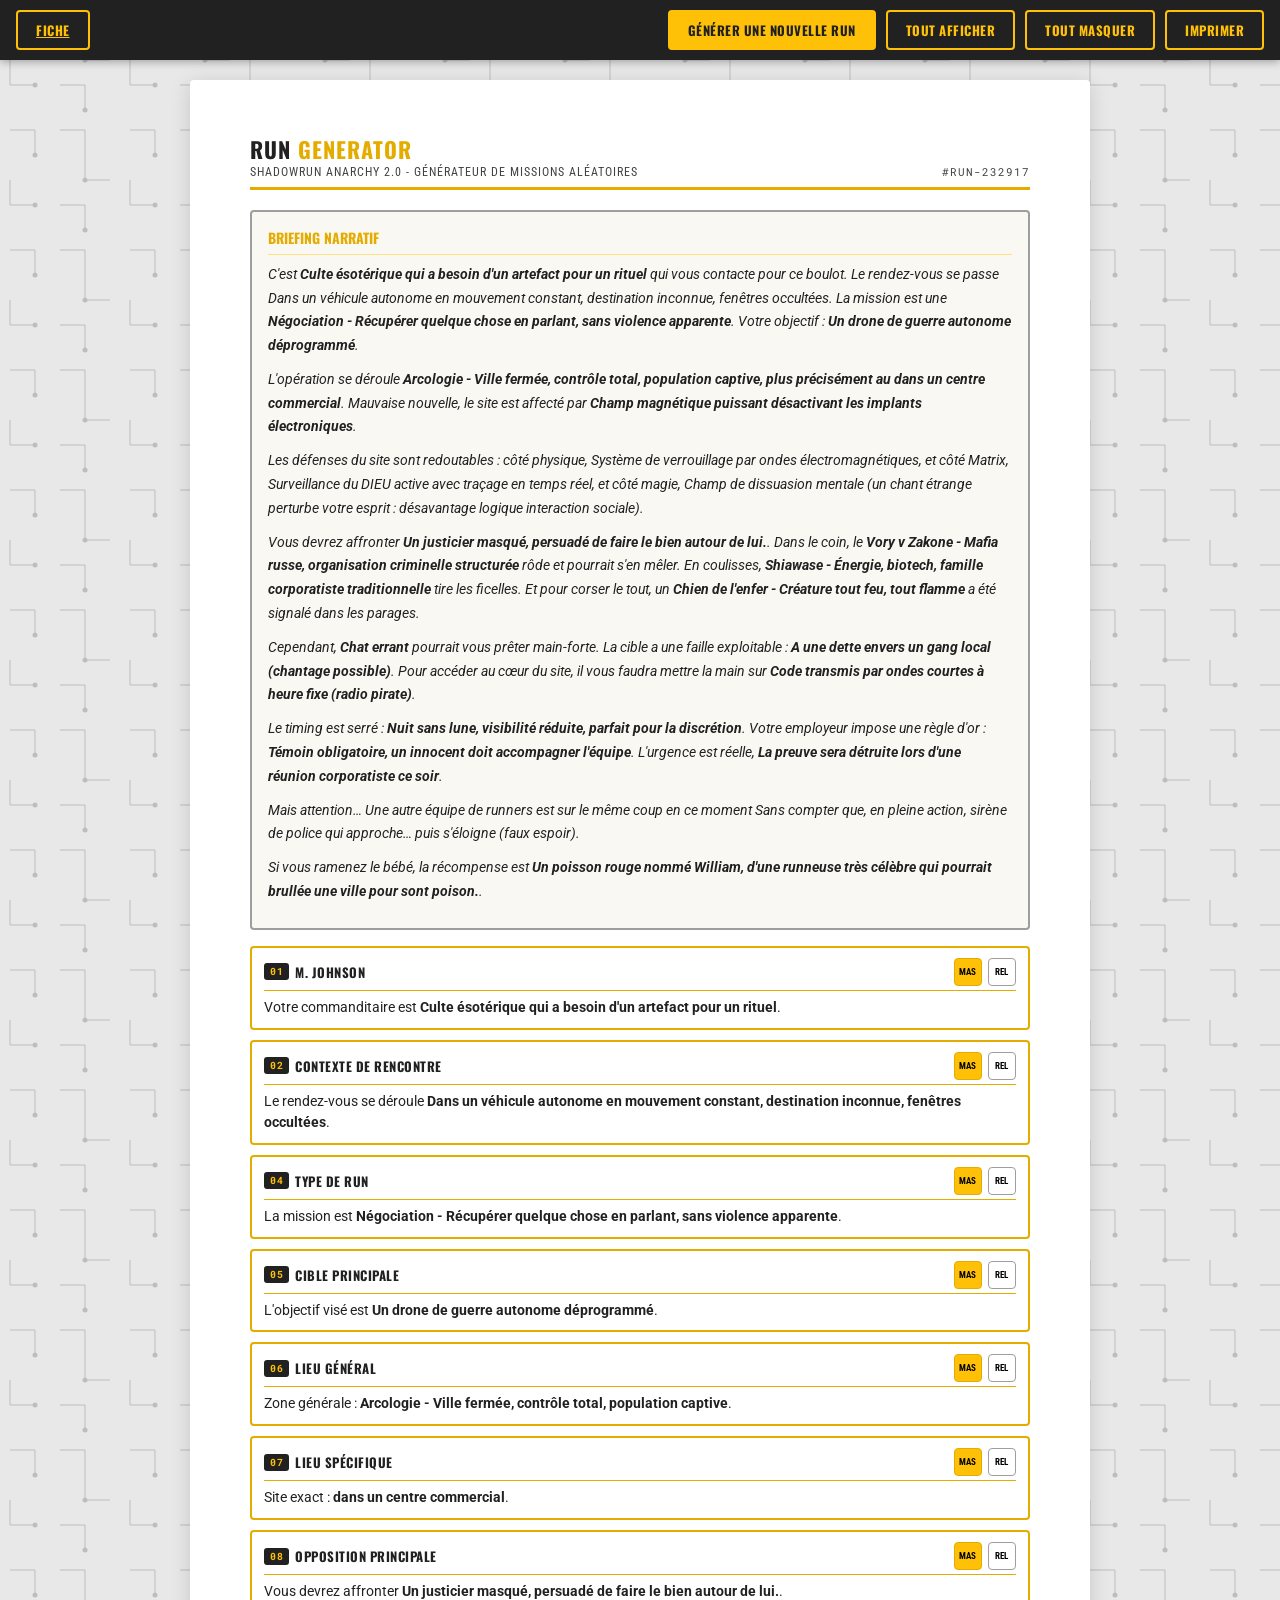
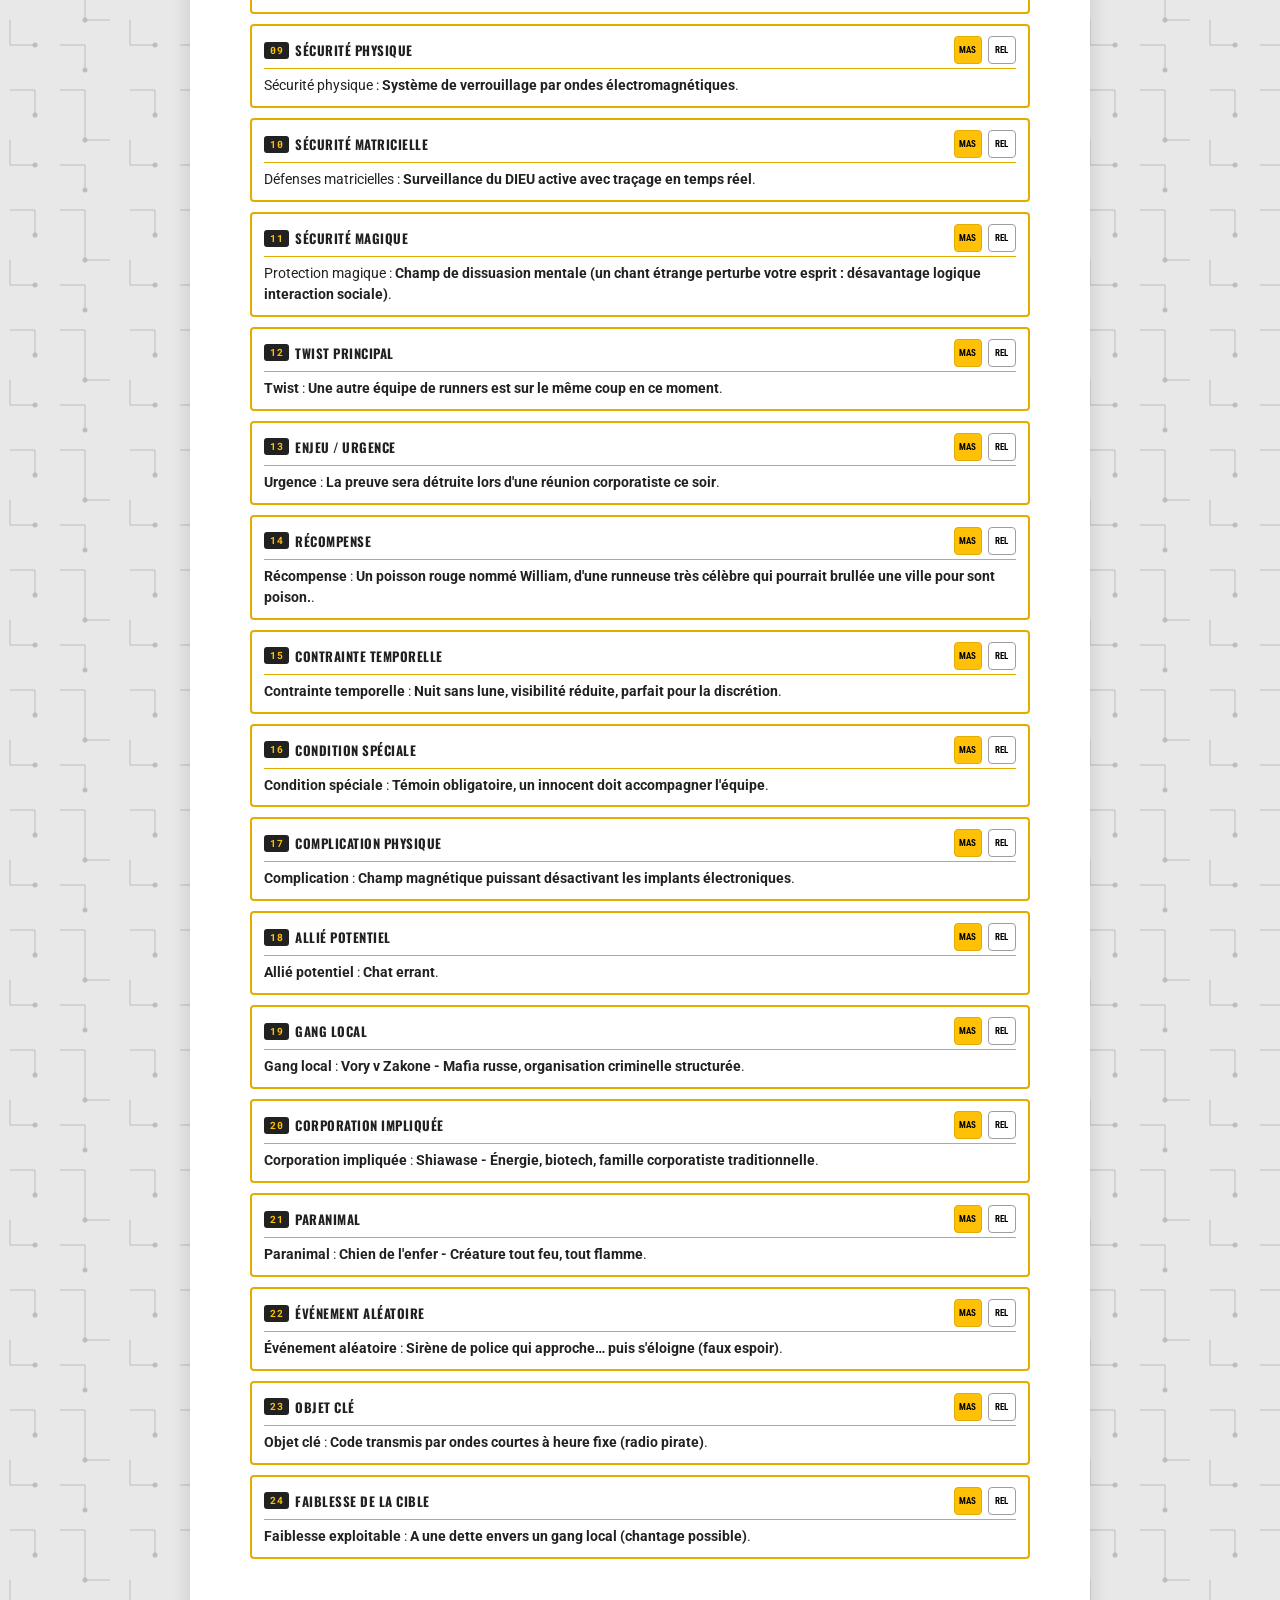
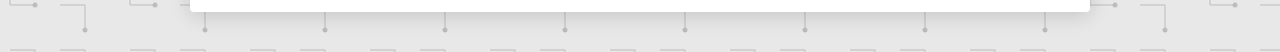
<file: Run_Generator.html>
<!doctype html>
<html lang="fr">
  <head>
    <meta charset="UTF-8" />
    <meta name="viewport" content="width=device-width, initial-scale=1.0" />
    <link rel="icon" type="IMAGE/png" href="assets/images/Anarchy.ico">
    <title>Run Generator - Shadowrun Anarchy 2.0</title>
    <style>
      @import url("https://fonts.googleapis.com/css2?family=Oswald:wght@400;500;600;700&family=Roboto+Condensed:wght@400;700&family=Roboto+Mono:wght@400;700&family=Roboto:wght@400;500;700&display=swap");

      * {
        margin: 0;
        padding: 0;
        box-sizing: border-box;
      }

      :root {
        --yellow: #ffc107;
        --yellow-dark: #e5ac00;
        --yellow-light: #ffe082;
        --gray-light: #e0e0e0;
        --gray-mid: #9e9e9e;
        --gray-dark: #424242;
        --black: #212121;
        --white: #ffffff;
        --bg: #e8e8e8;
        --paper: #ffffff;
        --paper-dark: #e8e0d0;
        --success: #43a047;
        --danger: #e53935;
      }

      body {
        font-family: "Roboto", sans-serif;
        background-color: var(--bg);
        background-image: url("data:image/svg+xml,%3Csvg width='120' height='120' xmlns='http://www.w3.org/2000/svg'%3E%3Cpath d='M10 10 L35 10 L35 35' stroke='%23BDBDBD' stroke-width='1' fill='none'/%3E%3Cpath d='M60 10 L85 10 L85 60 L110 60' stroke='%23BDBDBD' stroke-width='1' fill='none'/%3E%3Cpath d='M10 60 L10 85 L35 85' stroke='%23BDBDBD' stroke-width='1' fill='none'/%3E%3Cpath d='M60 85 L85 85 L85 110' stroke='%23BDBDBD' stroke-width='1' fill='none'/%3E%3Ccircle cx='35' cy='35' r='2.5' fill='%23BDBDBD'/%3E%3Ccircle cx='85' cy='60' r='2.5' fill='%23BDBDBD'/%3E%3Ccircle cx='35' cy='85' r='2.5' fill='%23BDBDBD'/%3E%3Ccircle cx='85' cy='110' r='2.5' fill='%23BDBDBD'/%3E%3C/svg%3E");
        padding: 80px 16px 40px;
        color: var(--black);
        min-height: 100vh;
      }

      /* ===== TOOLBAR ===== */
      .toolbar {
        position: fixed;
        top: 0;
        left: 0;
        right: 0;
        min-height: 60px;
        background: var(--black);
        display: flex;
        align-items: center;
        justify-content: center;
        flex-wrap: wrap;
        gap: 10px;
        padding: 10px 16px;
        z-index: 1000;
        box-shadow: 0 2px 8px rgba(0, 0, 0, 0.3);
      }

      .toolbar-btn {
        font-family: "Oswald", sans-serif;
        font-size: 13px;
        font-weight: 700;
        text-transform: uppercase;
        letter-spacing: 0.5px;
        padding: 8px 18px;
        border: 2px solid var(--yellow);
        border-radius: 4px;
        background: var(--yellow);
        color: var(--black);
        cursor: pointer;
        transition: all 0.15s;
        white-space: nowrap;
      }

      .toolbar-btn:hover {
        background: var(--yellow-dark);
        border-color: var(--yellow-dark);
      }

      .toolbar-btn.secondary {
        background: transparent;
        color: var(--yellow);
      }

      .toolbar-btn.secondary:hover {
        background: var(--yellow);
        color: var(--black);
      }

      /* ===== PAGE ===== */
      .page {
        max-width: 900px;
        margin: 0 auto;
        background: var(--paper);
        padding: 14mm 16mm;
        box-shadow: 0 4px 20px rgba(0, 0, 0, 0.15);
        border-radius: 4px;
      }

      .header-row {
        display: flex;
        justify-content: space-between;
        align-items: flex-end;
        margin-bottom: 20px;
        border-bottom: 3px solid var(--yellow-dark);
        padding-bottom: 8px;
      }

      .logo-text {
        font-family: "Oswald", sans-serif;
        font-size: 22px;
        font-weight: 700;
        color: var(--black);
        text-transform: uppercase;
        letter-spacing: 1px;
      }
      .logo-text span {
        color: var(--yellow-dark);
      }

      .subtitle {
        font-family: "Roboto Condensed", sans-serif;
        font-size: 12px;
        color: var(--gray-dark);
        text-transform: uppercase;
        letter-spacing: 1px;
      }

      /* ===== RUN CARDS ===== */
      .run-grid {
        display: grid;
        grid-template-columns: 1fr;
        gap: 10px;
      }

      .run-card {
        border: 2px solid var(--yellow-dark);
        border-radius: 4px;
        padding: 10px 12px;
        background: var(--white);
        position: relative;
        transition:
          opacity 0.2s,
          filter 0.2s;
      }

      .run-card.hidden-card {
        opacity: 0.35;
        filter: grayscale(0.8);
      }

      .run-card-header {
        display: flex;
        justify-content: space-between;
        align-items: center;
        margin-bottom: 6px;
        padding-bottom: 4px;
        border-bottom: 1.5px solid var(--yellow-dark);
      }

      .run-card-title {
        font-family: "Oswald", sans-serif;
        font-size: 13px;
        font-weight: 700;
        text-transform: uppercase;
        color: var(--black);
        letter-spacing: 0.5px;
        display: flex;
        align-items: center;
        gap: 6px;
      }

      .run-card-num {
        font-family: "Roboto Mono", monospace;
        font-size: 10px;
        background: var(--black);
        color: var(--yellow);
        padding: 2px 6px;
        border-radius: 3px;
      }

      .run-card-actions {
        display: flex;
        gap: 6px;
      }

      .card-btn {
        width: 28px;
        height: 28px;
        border: 1.5px solid var(--gray-mid);
        border-radius: 4px;
        background: var(--white);
        cursor: pointer;
        display: flex;
        align-items: center;
        justify-content: center;
        font-size: 9px;
        font-weight: 700;
        font-family: "Roboto Condensed", sans-serif;
        transition: all 0.15s;
      }

      .card-btn:hover {
        border-color: var(--yellow-dark);
        background: var(--yellow-light);
      }

      .card-btn.active-toggle {
        background: var(--yellow);
        border-color: var(--yellow-dark);
      }

      .run-card-body {
        font-family: "Roboto", sans-serif;
        font-size: 13.5px;
        line-height: 1.55;
        color: var(--black);
      }

      .run-card-body .prefix {
        font-weight: 500;
        color: var(--gray-dark);
      }

      .run-card-body .result {
        font-weight: 700;
        color: var(--black);
      }

      /* Narrative block */
      .narrative-block {
        background: #faf8f3;
        border: 2px solid var(--gray-mid);
        border-radius: 4px;
        padding: 14px 16px;
        margin-bottom: 16px;
        font-family: "Roboto", sans-serif;
        font-size: 14px;
        line-height: 1.7;
        color: var(--black);
      }

      .narrative-block h3 {
        font-family: "Oswald", sans-serif;
        font-size: 14px;
        text-transform: uppercase;
        margin-bottom: 8px;
        color: var(--yellow-dark);
        border-bottom: 1px solid var(--yellow-light);
        padding-bottom: 4px;
      }

      .narrative-text {
        font-style: italic;
      }

      /* ===== RESPONSIVE ===== */
      @media (max-width: 700px) {
        body {
          padding: 100px 10px 20px;
        }
        .page {
          padding: 8mm 10mm;
        }
        .toolbar {
          gap: 6px;
          padding: 8px;
        }
        .toolbar-btn {
          font-size: 11px;
          padding: 6px 12px;
        }
      }

      @media print {
        body {
          background: white;
          padding: 0;
        }
        .page {
          box-shadow: none;
          margin: 0;
          max-width: 100%;
        }
        .toolbar {
          display: none;
        }
        .run-card {
          break-inside: avoid;
        }
        .card-btn {
          display: none;
        }
      }
    </style>
  </head>
  <body>
    <div class="toolbar">
      <a href="index.html" class="toolbar-btn secondary">Fiche</a>
      <div style="flex: 1"></div>
      <button class="toolbar-btn" onclick="generateFullRun()">
        Générer une nouvelle Run
      </button>
      <button class="toolbar-btn secondary" onclick="toggleAll(true)">
        Tout afficher
      </button>
      <button class="toolbar-btn secondary" onclick="toggleAll(false)">
        Tout masquer
      </button>
      <button class="toolbar-btn secondary" onclick="window.print()">
        Imprimer
      </button>
    </div>

    <div class="page">
      <div class="header-row">
        <div>
          <div class="logo-text">Run <span>Generator</span></div>
          <div class="subtitle">
            Shadowrun Anarchy 2.0 - Générateur de missions aléatoires
          </div>
        </div>
        <div
          class="subtitle"
          id="run-id"
          style="
            font-family: &quot;Roboto Mono&quot;, monospace;
            font-size: 11px;
          "
        >
          #RUN-000
        </div>
      </div>

      <div class="narrative-block" id="narrative">
        <h3>Briefing narratif</h3>
        <div class="narrative-text" id="narrative-text">
          Appuyez sur « Générer une nouvelle Run » pour commencer…
        </div>
      </div>

      <div class="run-grid" id="run-grid"></div>
    </div>

    <script>
      // =================================================
      // ==================== DONNÉES ====================
      // =================================================
      const DATA = {
        johnson: [
          "Corp anonyme en costume gris, paie en Nuyen propres via compte offshore",
          "Chef de gang local",
          "Fixer connu de la scène qui prend 10% mais garantit le paiement",
          "Politicien corrompu du district",
          "Scientifique désespéré ayant volé des données corp",
          "Esprit ancien / IA fragmentée",
          "Ancien runner à la retraite qui veut se venger, paie en équipement militaire",
          "Dragon (par intermédiaire humain), objectif mystérieux, récompense colossale",
          "Yakuza local qui veut étendre son territoire discrètement",
          "un gang de quartier",
          "un gang raciste",
          "la mafia",
          "les Triades",
          "le Vory, Mafia russe, organisation criminelle structurée",
          "un Jo-pok ou un anneau Seoulpas (groupes criminels originaires d\'Asie)",
          "Mère au foyer à bout de force, désemparée",
          "père au foyer à bout de force, désemparée",
          "Mage puissant qui veut un artefact, interdit de poser des questions",
          "Journaliste d'investigation qui veut des preuves, paie en informations sensibles",
          "Message automatique d'un runner disparu",
          "Corpo rival (Ares vs Shiawase) pour espionnage industriel classique",
          "Technomancien isolé qui a besoin d'aide",
          "Goule civilisée qui veut de la bioware fraîche ou des données médicales",
          "Enfant des rues qui a entendu quelque chose, paie en bric-à-brac trouvé dans la rue",
          "Ancien militaire avec règles de conduite strictes",
          "Culte ésotérique qui a besoin d'un artefact pour un rituel",
          "IA sauvage échappée dont l'objectif est incompréhensible, récompense en data rare",
          "Toi-même tu as découvert l'info par hasard, c'est ta run personnelle",
          "La cyberdémocratie",
          "une corporation AAA",
          "une corporation AA",
          "Le propriétaire du restaurant « Des meilleures nouilles du pays »",
          "une multinational",
          "une corporation local",
          "le gouvernement local",
          "un gouvernement étrangé",
          "un Go-gang",
          "runner a la retraite qui a bessoin aide",
          "un zoocanthrope",
          "une goule",
          "un cadre corpo",
          "un requin de la finance",
          "un champire (Un chat vampire qui parle, esclavagiste de toute la métahumanité.)",
          "un adolescent blessé",
          "un decker isolé qui a besoin d'aide",
          "un patron de club/boutique",
          "un dealer",
          "un groupe terroriste",
          "un agent des services secret",
          "la nounou de votre enfant",
          "quelqu'un de vraiment important",
          "une Rock star",
        ],
        contexte: [
          "Dans un bar à thème corporatiste bondé, bruit de fond assourdissant, M. Johnson arrive avec 10 minutes de retard",
          "Dans une ruelle sombre derrière une clinique de rue, éclairage au néon clignotant, odeur de détritus",
          "Dans une cabine de Matrix virtuelle décorée comme un bureau des années 2020, avatar flou et voix modifiée",
          "la Matrice",
          "dans une forêt loin de tout",
          "une exposition d'art postcyber",
          "Dans un véhicule autonome en mouvement constant, destination inconnue, fenêtres occultées",
          "Dans un club de nuit underground, musique à fond, M. Johnson porte un masque de fête",
          "Dans un parking souterrain désert au niveau -5, seul le bruit des conduits d'aération rompt le silence",
          "Via un appel vidéo chiffré, fond vert numérique, M. Johnson refuse de montrer son visage",
          "Dans un restaurant de luxe avec vue sur la baie, serveurs robots, M. Johnson paie en espèces",
          "Dans un squat du Barrens, matelas par terre, bougies, M. Johnson est déguisé en SINless",
          "Dans un sauna privé de spa corporatiste, vapeur épaisse, conversation à voix basse",
          "Dans un cimetière abandonné au milieu de la nuit, M. Johnson se tient devant une tombe anonyme",
          "Dans une cabine de ferry traversant la baie, brume épaisse, moteurs qui vibrent",
          "Dans une chapelle désaffectée, vitraux brisés, M. Johnson prie devant l'autel",
          "Dans un stand de tir couvert, cibles, M. Johnson recharge son arme en parlant",
          "Dans une salle de cinéma abandonnée, écran blanc, projection d'un film muet en boucle",
          "Dans une clinique de chirurgie esthétique, salle d'attente, M. Johnson a le visage bandé",
          "Dans un ascenseur de gratte-ciel bloqué entre deux étages, lumière qui vacille",
          "Dans une bibliothèque publique, section histoire, M. Johnson feuillette un livre ancien",
          "Dans un marché de nuit asiatique, étals de nourriture, M. Johnson mange des nouilles en parlant",
          "Dans une station-service automatique, seul le clignotement des pompes à essence éclaire la scène",
          "The Drowned Rat, Bar flottant sur la baie, clientèle mixte, serveurs goules",
          "The Jackal's Lantern, Club underground dans les anciens égouts, accès par code",
          "Mama's Kitchen, Diner familial en façade, arrière-salle réservée aux deals",
          "The Rusty Nail, Bar de dockers à Tacoma, vue sur les porte-conteneurs",
          "Projection astrale uniquement, lieu créé par le MJ pour l'occasion",
          "Le 47ème étage, Penthouse corporatiste anonyme, vue imprenable, verre blindé",
          "Le Parking Omega, Sous-sol -3 d'un centre commercial fermé, éclairage au hasard",
          "The Data Haven, Serveur privé dans la Matrice, salle de réunion virtuelle sécurisée",
          "L'Orphelinat de Puyallup, Ancien bâtiment scolaire, squatté, salle de classe rénovée",
          "Le Jardin Zen, Jardin public de nuit, lanternes de pierre, bruit de fontaine",
          "La Chapelle des Oubliés, Église abandonnée du Barrens, icônes brûlées, autel intact",
          "Le Terminal 9, Hangar désaffecté de l'aéroport, avion-carcasse servant de bureau",
          "The Neon Dragon, Restaurant chinois de luxe, box privés insonorisés, aquariums",
          "Le Sous-Marin Jaune, Ancien sous-marin musée, pont inférieur transformé en QG secret",
          "The BTL Den, Appartement crasseux, équipement de simulation, réalité altérée",
          "La Terrasse du 88, Rooftop avec jardin hydroponique privé, accès par hélicoptère",
          "Le Tunnel du Vieux Monde, Ancien tunnel ferroviaire, wagon-restaurant abandonné",
          "The Clean Room, Clinique médicale de nuit, salle d'opération inutilisée, stérile",
          "Le Cimetière des Écrans, Décharge d'électronique, écrans allumés formant un mur lumineux",
          "The Void, Lieu non identifié, coordonnées GPS brouillées, apparence changeante",
          "un endroit décidé par les runners",
        ],
        type_run: [
          "Extraction - Kidnapper une personne vivante et la sortir de la zone",
          "Infiltration - Entrer, prendre l'objectif, sortir sans laisser de traces",
          "Sabotage - Détruire ou désactiver un équipement critique",
          "Vol de données - Pirater un serveur sécurisé et extraire des fichiers",
          "Livraison - Transporter un colis de A à B en évitant les interceptions",
          "Protection - Garder une cible en vie pendant un nombre d'heures défini",
          "Assassinat - Éliminer discrètement (ou non) une cible désignée",
          "Divertion - la mission consiste à attirer l’attention dans une zone pour que l’équipe A réussisse sa run, sauver des personnes... En gros, c'est vous la star et tout le monde doit vous voir.",
          "Récupération - Récupérer un objet volé ou perdu dans une zone hostile",
          "Surveillance - Observer une cible 24h/24 et rapporter ses mouvements",
          "Détournement - Intercepter et rediriger un convoi ou un véhicule",
          "Sauvetage - Extraire une personne d'une zone de guerre ou de détention",
          "Chantage - Récupérer des preuves compromettantes pour faire pression",
          "Contre-espionnage - Découvrir qui espionne l'employeur et comment",
          "Fausse piste - Planter des preuves fausses pour incriminer un innocent",
          "Négociation - Récupérer quelque chose en parlant, sans violence apparente",
          "Destruction massive - Faire sauter un bâtiment, un convoi ou une infrastructure",
          "Test d'entrée - C'est un test pour intégrer une équipe de runners d'élite",
          "Rituel - Accomplir une action magique précise à un endroit et moment donnés",
          "Plongée RV - Mission exclusivement en Réalité Virtuelle / Matrix",
          "Astral - Mission nécessitant la projection astrale dans un domaine hostile",
          "Enquêtes - la mission consiste à résoudre un mystère.",
          "Guerrilla/assaut - dans tous les cas, ça sent la poudre et le sang. Ps : le défonçage de portes ouvertes ne sont pas la seule stratégie !",
        ],
        cible: [
          "Un scientifique corp ayant des secrets dans sa tête",
          "Un prototype d'arme biologique non déclaré",
          "Le propriétaire du restaurant « Des meilleures nouilles du pays »",
          "Les données financières d'une corporation rivale",
          "Un enfant métatype rare avec un don magique inné",
          "Un artefact magique ancien scellé dans une chambre forte",
          "Un compte crypté contenant des millions en Nuyen",
          "Un virus informatique capable de paralyser une ville",
          "Un lot de cyberware militaire de contrebande",
          "Les plans d'un nouveau gratte-ciel avec ses failles de sécurité",
          "Un témoin clé dans un procès contre le crime organisé",
          "Un drone de guerre autonome déprogrammé",
          "La cyberdémocratie défaillante",
          "un grand électeur",
          "Une formule de drogue synthétique non encore commercialisée",
          "Un politicien qui a trop parlé lors d'une soirée arrosée",
          "Les registres génétiques d'une lignée elfique ancienne",
          "un champire (Un chat vampire qui parle, esclavagiste de toute la métahumanité.)",
          "Un fragment de code source d'une IA de niveau corporatiste",
          "Un véhicule de transport blindé contenant un colis mystérieux",
          "Un esprit lié à un objet qui refuse de partir",
          "Les dossiers médicaux d'une expérience secrète sur des SINless",
          "Un decker ayant volé des données et caché dans la Matrice",
          "Une relique religieuse convoitée par plusieurs factions",
          "Doug le chien adorer par une personalité important",
        ],
        lieu_general: [
          "Downtown Seattle - Centre-ville corporatiste, haute sécurité",
          "Redmond Barrens - Terre désolée, gangs, loi du plus fort",
          "Puyallup - Zone industrielle polluée, usines abandonnées",
          "Tacoma - Port et docks, contrebande, syndicats",
          "Snohomish - Banlieue rurale, fermes et communautés isolées",
          "Auburn - Zone résidentielle délabrée, squats et taudis",
          "Fort Lewis - Zone militaire, accès restreint, patrouilles",
          "une zone extraterritoriale",
          "une enclave corporatiste",
          "une zone sauvage",
          "En Forêt",
          "en montagne",
          "sous l'eau",
          "Asie",
          "Europe",
          "Afrique",
          "Terre australe",
          "dans un métaplan",
          "Russie",
          "camp",
          "village",
          "ville",
          "ville isolée",
          "mégalopole",
          "Pôle Arctique, Antarctique",
          "Le Métro - Tunnels, stations oubliées, réfugiés des bas-fonds",
          "Zone industrielle abandonnée - Usines désaffectées, squatteurs",
          "Arcologie - Ville fermée, contrôle total, population captive",
          "Territoire tribal - Terres amérindiennes, traditions",
          "Ork Underground - Sous Seattle, réseau de tunnels ork",
          "Aéroport / Spatioport - Zone de haute sécurité, douanes",
          "Frontière - Entre deux nations, zone grise, patrouilles sporadiques",
        ],
        lieu_specifique: [
          "dans un zeppelin survolant la zone",
          "dans la Matrice",
          "Sous-sol d'un parking corporatiste avec accès aux conduits",
          "Salon de thés priver (bar a espion)",
          "Laboratoire secret sous une clinique de quartier",
          "Penthouse au 120ème étage avec vue sur la baie",
          "Serveur principal dans un data-center sous-marin",
          "Ancienne station de métro inondée et habitée par des goules",
          "Entrepôt de docks avec conteneurs empilés en labyrinthe",
          "Église abandonnée servant de couverture à un culte",
          "Usine de recyclage chimique avec nuages de vapeur toxique",
          "Bibliothèque universitaire avec section occulte scellée",
          "Casino flottant sur la baie avec sécurité privée lourde",
          "Complexe résidentiel de luxe avec drones de surveillance",
          "Mine désaffectée avec gisements d'orichalque",
          "Hôpital psychiatrique avec patients 'spéciaux'",
          "dans un quartier général",
          "Yath",
          "paquebot",
          "porte-conteneurs",
          "dans une villa",
          "dans un centre commercial",
          "dans une prison",
          "Faille vers le centre de la Terre",
          "Aéronef en plein vol",
          "Tour de bureaux avec ascenseurs verrouillés et escaliers piégés",
          "Base militaire souterraine oubliée depuis la guerre Dis",
          "Jardin botanique avec plantes génétiquement modifiées carnivores",
          "Ancien théâtre transformé en marché noir temporaire",
          "Égouts principaux avec accès aux tunnels du gouvernement",
          "Station spatiale orbitale de basse altitude (accès par fusée)",
          "Manoir isolé dans la forêt avec système de défense métaprédateur",
          "Bar à thème corporatiste - Lieu public avec haute surveillance",
          "Clinic de rue - Hôpital de fortune, bioware d'occasion, virus",
          "Club de nuit underground - Musique, drogues, rencontres dangereuses",
          "Décharge publique - Détritus, toxines, chasseurs de métal",
        ],
        opposition: [
          "Rien, tout se passe bien ! C'est louche.",
          "méta-animal de compagnie hors de contrôle",
          "para-prédateur d'un métaplan",
          "Sécurité corporatiste (Lone Star ou Knight Errant)",
          "Un justicier masqué, persuadé de faire le bien autour de lui.",
          "police est impliquée",
          "nuée de nanodrones autonomes",
          "flic ripou",
          "cyberpsycho, un ancien vétéran, héros de guerre",
          "Gang de rue local contrôlant le quartier",
          "Mercenaires indépendants payés à la journée",
          "Adepte d'élite gardien du site",
          "Mage de sécurité avec esprits liés",
          "Decker de sécurité surveillant la Matrice locale",
          "Rigger avec drones de combat en patrouille",
          "Esprit gardien ancien lié au lieu",
          "Paranimal dangereux (barghest, basilic, cockatrice...)",
          "Infecté (vampire, goule) caché dans la structure",
          "Autre équipe de runners envoyée par un concurrent",
          "Syndicat du crime (Yakuza, Mafia, Triade)",
          "Milice citoyenne armée et paranoïaque",
          "IA de défense autonome du bâtiment",
          "Chasseur de primes professionnel sur ta tête",
          "Troll cybernétique en armure lourde",
          "Unité d'élite militaire en exercice (mauvais timing)",
          "Culte fanatique prêt à mourir pour défendre le site",
          "Le lapin tueur ! Mignon mais mortel ! (un tueur vous traque, vous devenez la proie) (slasher)",
          "Aucune opposition visible… trop facile ? (piège)",
        ],
        secu_physique: [
          "Rien, tout se passe bien ! C'est louche.",
          "Gardes armés en patrouille régulière (tous les 10 min)",
          "Caméras de surveillance avec reconnaissance faciale",
          "Détecteurs de mouvement infrarouges dans les couloirs",
          "Chiens cybernétiques dressés à l'attaque",
          "Portes blindées avec serrures biométriques",
          "Champs de mines antipersonnel dans les zones périphériques",
          "Tourelles automatiques avec identification amie/ennemie",
          "Drones de surveillance volants en patrouille aérienne",
          "Barbelés électrifiés et murs anti-graffiti",
          "Gardes en armure lourde avec boucliers balistiques",
          "Sas de décontamination avec scan corporel complet",
          "Pont-levis / portes coulissantes à commande manuelle",
          "Gardiens trolls en armure avec mitrailleuses lourdes",
          "Système d'alarme silencieux relié à la police en 2 min",
          "Pièges à pression dans les couloirs secondaires",
          "Gaz incapacitant dans le système de ventilation (contrôlable)",
          "Robots de sécurité autonomes avec IA limitée",
          "Mur de feu physique (barrière enflammée)",
          "Système de verrouillage par ondes électromagnétiques",
          "Aucune sécurité visible… c'est louche (piège caché)",
        ],
        secu_matrix: [
          "rien, tout se passe bien ! C'est louche.",
          "GLACE de niveau corporatiste (Firewall 5+, Attaque 5+)",
          "Système de biofeedback en hot-sim pour les intrus",
          "Brouillage sélectif empêchant les connexions sans-fil",
          "Bombe matricielle sur les fichiers sensibles",
          "Agent de patrouille IA avec apparence de gardien",
          "Nœuds de données cryptés avec clés changeantes toutes les heures",
          "Piège à honeypot attirant les deckers vers une zone piégée",
          "Surveillance du DIEU active avec traçage en temps réel",
          "Réseau isolé nécessitant une connexion physique (pas de sans-fil)",
          "Formes complexes hostiles maintenues par un technomancien",
          "Virus rétroactif infectant les cyberdecks des intrus",
          "Simulation de réalité virtuelle piège (loop infini)",
          "Proxy chains empêchant le traçage de l'origine",
          "Droits d'accès hiérarchiques stricts (admin requis)",
          "Système de reconnaissance d'empreinte matricielle",
          "Attribution automatique de primes sur la tête des intrus détectés",
          "Déconnexion forcée avec dommages de biofeedback",
          "Data-bomb sur les fichiers secondaires (distraction)",
          "Réseau mesh nécessitant de pirater plusieurs nœuds simultanément",
          "Aucune GLACE visible… le système est vide ou c'est un piège",
        ],
        secu_magie: [
          "Rien, tout se passe bien ! C'est louche.",
          "Barrière astrale scellant le plan astral autour du site",
          "Esprit gardien lié au lieu (type selon l'environnement)",
          "Wards magiques sur toutes les entrées principales",
          "Mage de garde en perception astrale permanente (ou presque)",
          "Aura de mana instable augmentant le drain de 1",
          "Mage avec Focus de garde activés en permanence (armes spirituelles)",
          "Zone de mana sauvage avec effets imprévisibles",
          "Esprits des lieux sont corrompus",
          "Rituel de protection collectif maintenu par un cercle de mages",
          "Alarme astrale déclenchée par toute forme astrale",
          "Sigil d'une complexité importante (un génie se cache dans ce lieu)",
          "Totem gardien physique sculpté dans la pierre (lien spirituel)",
          "Double astral, le lieu est différent dans le plan astral",
          "Goule éveillée, un vampire",
          "Zone de mana toxique (pollution, souffrance, mort)",
          "Paraprédateur issue de la mythologie populaire",
          "Esprit lié à un objet spécifique (Tengu)",
          "Mage adepte en patrouille avec perception magique",
          "Champ de dissuasion mentale (un chant étrange perturbe votre esprit : désavantage logique interaction sociale)",
          "Aucune protection magique… ce qui est suspect en 2070",
        ],
        twist: [
          "Rien, tout se passe bien ! C'est louche.",
          "La cible a été déplacée il y a 2 heures, elle est ailleurs",
          "Le Johnson nous trahit et a prévenu la cible de notre arrivée",
          "Le Johnson se fait passer pour quelqu'un d'autre",
          "Un témoin non prévu nous a repérés et a déclenché l'alarme",
          "La cible réelle n'est pas celle que l'on pense",
          "L'équipe est espionné",
          "Une autre équipe de runners est sur le même coup en ce moment",
          "La cible est un proche du runner (frère, sœur, ancien amant)",
          "C'était un piège pour capturer des runners pour les expérimenter",
          "Une éruption de mana rend la magie instable et dangereuse",
          "La sécurité est deux niveaux au-dessus de ce qu'on nous a dit",
          "La cible est déjà morte, quelqu'un d'autre est passé avant",
          "Une fuite de données a exposé notre plan à la presse",
          "Un esprit gardien caché se réveille pendant l'infiltration",
          "Un tiers (gang, corp) attaque le lieu en même temps que nous",
          "La cible veut négocier et propose le double du paiement",
          "Un virus matriciel infecte les implants du decker en pleine run",
          "Un membre de l'équipe est révélé comme taupe à la solde adverse",
          "Le bâtiment a changé de propriétaire ce matin, les accès ont changé",
          "Un gang en guerre verrouille le quartier, personne ne sort",
          "La cible est un enfant, créant un dilemme éthique immédiat",
          "Un drone kamikaze autonome attaque indistinctement tout le monde",
          "La Menace a kidnappé un membre de la famille du runner.",
          "La Menace est l'ex d'un des runners.",
          "La terre se met à trembler, toutes les infrastructures sont fragilisées et la ville est en alerte",
          "Le compte de paiement est vide, le Johnson a disparu",
        ],
        enjeu: [
          "Délai de 4 heures avant que la cible ne soit transférée ailleurs",
          "La cible sera exécutée à l'aube si personne n'intervient",
          "Les données seront effacées automatiquement dans 2 heures",
          "Une équipe d'assaut corp arrive dans 30 minutes",
          "La run doit se faire avant l'éclipse lunaire (condition rituelle)",
          "Le témoin clé part en exil demain matin",
          "Le virus sera déployé sur la ville dans 6 heures",
          "La preuve sera détruite lors d'une réunion corporatiste ce soir",
          "Un proche du runner est pris en otage par l'employeur",
          "La réputation de l'équipe est en jeu après un échec récent",
          "Un rival a mis une prime sur la tête de l'équipe (délai 24h)",
          "La zone sera rasée par bombardement dans 12 heures",
          "Le contrat expire à minuit, après c'est annulation totale",
          "La cible est malade, chaque heure compte pour sa survie",
          "Un autre runner a déjà accepté le contrat concurrent",
          "La police ferme toutes les routes dans 1 heure (check-point)",
          "Le serveur cible sera mis hors ligne pour maintenance dans 3h",
          "La cible est enceinte / porte un implant vital à extraire vite",
          "Un tremblement de terre est prévu par les sismologues (imminent)",
          "Aucune urgence apparente… ce qui rend tout le monde paranoïaque",
        ],
        recompense: [
          "20 000 Nuyen en cryptomonnaie non traçable",
          "100 000 Nuyen mais en deux versements (50% main, 50% après)",
          "Cyberware militaire d'occasion (valeur 75 000¥)",
          "Un contact de haut niveau dans une corporation (SIN vierge)",
          "Des informations compromettantes sur un politicien ennemi",
          "Accès permanent à un safe-house sécurisé dans le quartier",
          "Un focus de sorcellerie (valeur inestimable)",
          "Un véhicule blindé avec faux papiers complets",
          "Un cyberdeck militaire de surplus",
          "Une dette effacée auprès d'un syndicat du crime",
          "Des données sur la localisation d'un ancien runner disparu",
          "Un lot de drogues éveillées de contrebande (valeur 40 000¥)",
          "Un contrat d'exclusivité avec un fixer de renom",
          "Des plans d'accès aux tunnels secrets du gouvernement",
          "Un rituel magique",
          "Une arme unique",
          "Un poisson rouge nommé William, d'une runneuse très célèbre qui pourrait brullée une ville pour sont poison.",
          "La libération d'un proche d'un runner",
          "Acte de propriété d'un atelier de tatouage",
          "Des vaccins expérimentaux contre un virus corp en développement",
          "Rien de matériel… mais une promesse de retour d'ascenseur vital",
          "karma, une bonne action pour le bien commun n'a pas de prix",
          "Votre vie ...",
        ],
        contrainte: [
          "Nuit sans lune, visibilité réduite, parfait pour la discrétion",
          "Pleine lune, les paranimaux sont agités et dangereux",
          "Éclipse solaire partielle, la magie est perturbée",
          "Heure de pointe, la zone est bondée de civils",
          "3 heures du matin, les gardes sont fatigués et distraits",
          "Jour de fête corporatiste, sécurité renforcée mais festive",
          "Orage électrique, les drones sont cloués au sol",
          "Canicule, les systèmes de refroidissement sont surchargés",
          "Nouvel An chinois, les Triades contrôlent les rues",
          "Jour de vote électoral, la police est partout",
          "Éclipse lunaire totale, condition nécessaire pour un rituel",
          "Blackout programmé, le quartier sera sans électricité 2h",
          "Alerte météo : tempête de sable en approche",
          "Nuit de Halloween, les gangs déguisés patrouillent",
          "Heure du déjeuner, rotation des gardes (fenêtre de 20 min)",
          "Anniversaire du fondateur de la corp, cérémonie obligatoire",
          "Grève des transports, seuls les drones circulent",
          "Nuit de pleine lune des loups-garous (légende urbaine ?)",
          "Synchronisation avec un satellite d'espionnage (fenêtre de 5 min)",
          "Aucune contrainte temporelle… le MJ peut faire durer la tension",
        ],
        condition: [
          "Aucune mort, la cible doit être récupérée vivante",
          "Discrétion totale, aucun témoin, aucune trace, aucune caméra",
          "Pas de magie, la zone est sensible, aucun sort autorisé",
          "Pas de cyberware visible, contrôles de sécurité stricts aux entrées",
          "Délai impossible, il faut entrer et sortir en moins de 15 minutes",
          "Équipement fourni uniquement, tu ne peux pas utiliser ton matos perso",
          "Les objets inestimables ne devront pas être détruits ou volés",
          "Pas de contact avec la cible, observer uniquement, ne pas interagir",
          "Fausse identité obligatoire, tu dois te faire passer pour quelqu'un d'autre",
          "Pas de violence, uniquement social, ingénierie, ou magie douce",
          "Récupération uniquement, ne rien détruire, ne rien laisser",
          "Preuve visuelle obligatoire, photo/vidéo de chaque étape",
          "Sacrifice nécessaire, un membre doit rester en arrière-garde",
          "Double objectif, deux cibles simultanées dans deux endroits différents",
          "Contenu sensible biologique, risque de contamination, équipement NBC requis",
          "Zone sous juridiction extraterritoriale, pas d'appel à la police",
          "Une école ou un groupe d'enfants est dans les lieux, il faut veiller à leur sécurité",
          "Témoin obligatoire, un innocent doit accompagner l'équipe",
          "Armes non létales uniquement, munitions étourdissantes seulement",
          "Aucune condition spéciale… ce qui est le plus inquiétant de tout",
        ],
        complication: [
          "Incendie dans le bâtiment adjacent, évacuation en cours",
          "Inondation partielle, niveau d'eau montant dans les sous-sols",
          "Effondrement structurel récent, certains couloirs sont instables",
          "Nuage de gaz toxique détecté dans le secteur (fuite industrielle)",
          "Tempête de sable / neige rendant la visibilité quasi nulle",
          "Canicule extrême, surchauffe des implants et équipements",
          "Tremblement de terre mineur, structures fissurées",
          "Brouillard épais à base chimique, perception réduite",
          "Végétation envahissante génétiquement modifiée bloquant les passages",
          "Zone irradiée, équipement de protection obligatoire",
          "Pont-levis bloqué en position ouverte/fermée",
          "Ascenseurs hors service, escalier de 80 étages à grimper",
          "Climatisation défectueuse, chaleur suffocante dans les locaux",
          "Pluie acide, armures et véhicules s'abîment rapidement",
          "Avalanche / coulée de boue bloquant les routes de fuite",
          "Grue de chantier bloquant la rue principale de fuite",
          "Odeur de gaz suspecte dans le sous-sol (risque d'explosion)",
          "Portes coupe-feu automatiques verrouillées par l'incendie",
          "Champ magnétique puissant désactivant les implants électroniques",
          "Plafond bas dans les couloirs (1m80), pénalisant les trolls",
        ],
        allie: [
          "Gardien de sécurité corrompu prêt à fermer les yeux pour 5000¥",
          "SDF, ancien génie mis à la retraite pour cause d'instabilité.",
          "Technomancien caché dans les conduits qui déteste l'employeur",
          "Ancien collègue de la cible qui veut l'aider à s'échapper",
          "Goule civilisée vivant dans les sous-sols connaissant tous les passages",
          "Enfant des rues qui connaît un passage secret pour entrer",
          "Drone de livraison autonome détourné de sa route par un hacker",
          "Esprit des lieux prêt à aider si on respecte un pacte ancien",
          "Médecin de rue avec un plan de l'immeuble et des sédatifs",
          "Ancien runner à la retraite vivant en face avec des jumelles",
          "IA de maintenance du bâtiment qui veut se venger de ses propriétaires",
          "Agent de sécurité sous-payé prêt à vendre ses codes d'accès",
          "Paranimal apprivoisé (chien cybernétique) ayant pris la fuite",
          "Scientifique démissionnaire avec les codes de la salle serveur",
          "Gang rival qui déteste l'opposition et accepte de créer une diversion",
          "Projection astrale d'un mage ami qui peut espionner l'intérieur",
          "Ancien amant de la cible qui veut la sauver contre l'employeur",
          "Chauffeur de livraison corrompu avec accès aux zones de service",
          "Le propriétaire du restaurant « Des meilleures nouilles du pays »",
          "Esprit mineur perdu cherchant un nouveau maître pour le libérer",
          "Technicien de maintenance ayant laissé une porte déverrouillée",
          "Chat errant",
        ],
        gang: [
          "Brain Eaters - Gangers psychotropes, violents et imprévisibles",
          "Club de macramé - une organisation secrète d'enquêteurs à l'asile ou à la maison de retraite, ils s'échangent en réalité des indices sur le Mythe, traduisent des grimoires interdits ou préparent leur prochaine fuite nocturne.",
          "405 Hellhounds - Motards du highway 405, territoire autoroutier",
          "Ancients - Gang elfe suprémaciste, très organisé et dangereux",
          "Cutters - Gangers cybernétiques, amateurs de combat rapproché",
          "Disassemblers - Trolls brutaux spécialisés dans la destruction",
          "Eye-Fivers - Gang de deckers, contrôle le cybercrime local",
          "First Nation - Gang amérindien, liens avec la magie traditionnelle",
          "Goblin Rockers - Gang ork/troll fan de métal, bruyants et fiers",
          "Halloweeners - Fanatiques d'Halloween, masques et terreur",
          "Kozak - Mercenaires d'origine russe, discipline militaire",
          "Laésa - Gang elfe irlandais, liens avec la mafia locale",
          "Rusted Stilettos - Gangers femmes, redoutables et solidaires",
          "Spikes - Adeptes du combat à mains nues, arts martiaux urbains",
          "Tacoma Caballeros - Gang hispanique protégeant son quartier",
          "Vory v Zakone - Mafia russe, organisation criminelle structurée",
          "Reality Hackers - Gangers deckers, réalité augmentée comme arme",
          "Troll Killers - Suprémacistes humains, chassent les métatypes",
          "Blood Mountain Boys - Gangers montagnards, territoire escarpé",
          "Strippers - Gangers femmes utilisant la séduction comme couverture",
          "Wreckers - Spécialistes du sabotage et de la destruction",
        ],
        corporation: [
          "Ares Macrotechnology - Militaire, armement, mercenaires",
          "Aztechnology - Magie sanglante, Amérique latine, secrets occultes",
          "Evo - Bioware, transhumanisme, métatypes non-humains",
          "Horizon - Médias, divertissement, manipulation de l'opinion",
          "Mitsuhama Computer Technologies - Drones, robots, cybernétique",
          "NeoNET (restes) - Data en fuite",
          "Renraku Computer Systems - IA, serveurs, culture japonaise stricte",
          "Saeder-Krupp - Industrie lourde, propriété du dragon Lofwyr",
          "Shiawase - Énergie, biotech, famille corporatiste traditionnelle",
          "Spinrad Global - Biotech de luxe, célébrités, produits haut de gamme",
          "Wuxing - Finance, feng shui, magie orientale, ports",
          "Zeta-ImpChem - Chimie, drogues, armes chimiques, pollution",
          "Cross Applied Technologies (CATCo) - Électronique, Québec",
          "Universal Omnitech - Bioware, clonage, recherche génétique",
          "Proteus AG - Bioconstruction, habitats sous-marins, expérimentation",
          "Yamatetsu (Evo ancien) - Biotech, transhumanisme, métatypes",
          "Fuchi Industrial Electronics - Débris électroniques, restes de data",
          "Novatech - Restes de NeoNET, technologies de communication",
          "Corporation AA",
          "Corporation A",
        ],
        paranimal: [
          "Barghest - Chien spectral, hurlement paralysant, territoire nocturne",
          "Basilic - Regard pétrifiant, écailles blindées",
          "Cockatrice - Plumes venimeuses, contact mortel, nid caché",
          "Chien de l'enfer - Créature tout feu, tout flamme",
          "Rat du diable - Nuée vorace, porteurs de maladies, égouts",
          "Tigre cyber-augmenté - Félin avec implants militaires, laboratoire",
          "Biodrone Shiawase",
          "Jeune dragon - Intelligent, magique, extrêmement dangereux",
          "Goule sauvage - Cannibale, contagieuse, ruines urbaines",
          "Zoocantrope",
          "Vampire - Euh ... il a de long dent et brile pas au soleil",
          "Chupacabra - suceur de chèvres, furtif, indoleur",
          "Golem - paracréature artificiel",
          "Tengu - Esprit protecteur ou esprit malicieux",
          "Esprit toxique - Corruption, maladie, zones polluées",
          "Gargouille - Créature de pierre vivante, toits des gratte-ciel",
          "Loup-garou - a ne pas confondre avec sont chien",
          "Griffon - Aigle-lion, territoire aérien, nid inaccessible",
          "Hydre - Régénération, têtes multiples, égouts profonds",
          "un champire (Un chat vampire qui parle, esclavagiste de toute la métahumanité.)",
          "Manticore - Scorpion-lion, venin paralysant, décharges",
        ],
        evenement: [
          "Coupure de courant générale pendant 30 secondes",
          "Sirène de police qui approche… puis s'éloigne (faux espoir)",
          "Appel anonyme sur le commlink d'un runner (menace ou info ?)",
          "Pluie soudaine, visibilité réduite, rues glissantes",
          "Explosion au loin, diversion ou autre run en cours ?",
          "Rencontre fortuite avec un ancien contact (ami ou ennemi ?)",
          "Drone de presse qui filme la zone au mauvais moment",
          "Message d'urgence du Johnson modifiant les objectifs",
          "Civile perdue qui demande de l'aide au pire moment",
          "Chien errant qui suit l'équipe et aboie au mauvais moment",
          "Panne d'ascenseur bloquant l'équipe entre deux étages",
          "Feu de forêt / incendie urbain qui se propage vers la zone",
          "Manifestation soudaine de civils bloquant les rues",
          "Accident de voiture créant un embouteillage monstre",
          "Éruption de mana locale, sorts qui réussissent bizarrement",
          "Tremblement de terre mineur secouant les fondations",
          "Appel du Johnson annulant la mission à mi-parcours",
          "Rencontre avec un autre runner sur la même cible (négociation ?)",
          "Panne de courant localisée créant une zone d'ombre totale",
          "Message d'alerte générale : évasion de prisonniers dangereux",
        ],
        objet_cle: [
          "Clé cryptée sur un commlink jetable (code à 12 chiffres)",
          "Carte d'accès biométrique volée sur un cadre corp",
          "Fragment de données sur une puce cachée dans un bijou",
          "Code vocal enregistré sur un ancien enregistreur analogique",
          "Clé physique en orichalque ouvrant une salle secrète",
          "Empreinte rétinienne conservée dans une solution chimique",
          "Mot de passe écrit sur un papier dans une langue morte",
          "Puce de données cachée dans la prothèse d'un PNJ",
          "Clé de déchiffrement répartie sur 3 personnes différentes",
          "Objet magique servant de focus et de clé (anneau, amulette)",
          "Séquence ADN nécessaire pour ouvrir une porte biologique",
          "Code transmis par ondes courtes à heure fixe (radio pirate)",
          "Clé matricielle sous forme de forme complexe maintenue",
          "Empreinte digitale conservée dans de la cire d'abeille synthétique",
          "Parole de passe changée quotidiennement par un algorithme",
          "Clé gravée dans l'ADN d'un animal de compagnie de la cible",
          "Code transmis par pulsations lumineuses dans un néon défectueux",
          "Clé cachée dans la mémoire d'un BTL ancien et rare",
          "Empreinte vocale nécessitant une phrase précise en langue morte",
          "Fragment de code réparti sur plusieurs drones de livraison",
        ],
        faiblesse: [
          "La cible est claustrophobe, les espaces confinés la paralysent",
          "Addiction à une drogue rare, période de manque imminente",
          "A un rendez-vous galant secret à une heure précise",
          "Confie ses secrets à un assistant trop bavard",
          "Dort seulement 3 heures par nuit, fatiguée et distraite",
          "A peur des paranimaux, une menace fictive suffit",
          "Collectionneur compulsif, distrait par les objets de valeur",
          "A une famille (enfant/conjoint) qu'elle protège avant tout",
          "Cyberware obsolète avec faille de sécurité connue",
          "A une dette envers un gang local (chantage possible)",
          "Superstitieux, croit aux signes et aux présages",
          "A un double vie (autre identité, autre famille)",
          "Implant neural défectueux, sujet à des migraines violentes",
          "A trahi quelqu'un de puissant qui cherche à se venger",
          "Allergique à un composant courant (latex, nickel, pollen)",
          "Fan de BTL, facilement distrait par une dose gratuite",
          "A un animal de compagnie (chien cybernétique) très protecteur",
          "Collectionne les antiquités du 20ème siècle, distrait par les vieux objets",
          "A une phobie des hauteurs, évite les étages supérieurs",
          "Cyberware incompatible créant des douleurs chroniques (distrait)",
        ],
      };
      // ==================================================================
      // ==================== CONFIGURATION DES CARTES ====================
      // ==================================================================
      const CATEGORIES = [
        {
          key: "johnson",
          label: "M. Johnson",
          num: "01",
          prefix: "Votre commanditaire est",
          template:
            'Votre commanditaire est <span class="result">{val}</span>.',
        },
        {
          key: "contexte",
          label: "Contexte de rencontre",
          num: "02",
          prefix: "Le rendez-vous se déroule",
          template:
            'Le rendez-vous se déroule <span class="result">{val}</span>.',
        },
        //{ key: 'lieu_rencontre', label: 'Lieu de rencontre', num: '03', prefix: 'Rendez-vous fixé au', template: 'Rendez-vous fixé au <span class="result">{val}</span>.' },
        {
          key: "type_run",
          label: "Type de Run",
          num: "04",
          prefix: "La mission est",
          template: 'La mission est <span class="result">{val}</span>.',
        },
        {
          key: "cible",
          label: "Cible Principale",
          num: "05",
          prefix: "L'objectif est",
          template: 'L\'objectif visé est <span class="result">{val}</span>.',
        },
        {
          key: "lieu_general",
          label: "Lieu Général",
          num: "06",
          prefix: "Zone générale",
          template: 'Zone générale : <span class="result">{val}</span>.',
        },
        {
          key: "lieu_specifique",
          label: "Lieu Spécifique",
          num: "07",
          prefix: "Site exact",
          template: 'Site exact : <span class="result">{val}</span>.',
        },
        {
          key: "opposition",
          label: "Opposition Principale",
          num: "08",
          prefix: "Opposition",
          template: 'Vous devrez affronter <span class="result">{val}</span>.',
        },
        {
          key: "secu_physique",
          label: "Sécurité Physique",
          num: "09",
          prefix: "Sécurité physique",
          template: 'Sécurité physique : <span class="result">{val}</span>.',
        },
        {
          key: "secu_matrix",
          label: "Sécurité Matricielle",
          num: "10",
          prefix: "Sécurité matricielle",
          template:
            'Défenses matricielles : <span class="result">{val}</span>.',
        },
        {
          key: "secu_magie",
          label: "Sécurité Magique",
          num: "11",
          prefix: "Sécurité magique",
          template: 'Protection magique : <span class="result">{val}</span>.',
        },
        {
          key: "twist",
          label: "Twist Principal",
          num: "12",
          prefix: "Twist",
          template:
            '<strong>Twist</strong> : <span class="result">{val}</span>.',
        },
        {
          key: "enjeu",
          label: "Enjeu / Urgence",
          num: "13",
          prefix: "Urgence",
          template:
            '<strong>Urgence</strong> : <span class="result">{val}</span>.',
        },
        {
          key: "recompense",
          label: "Récompense",
          num: "14",
          prefix: "Récompense",
          template:
            '<strong>Récompense</strong> : <span class="result">{val}</span>.',
        },
        {
          key: "contrainte",
          label: "Contrainte Temporelle",
          num: "15",
          prefix: "Contrainte",
          template:
            '<strong>Contrainte temporelle</strong> : <span class="result">{val}</span>.',
        },
        {
          key: "condition",
          label: "Condition Spéciale",
          num: "16",
          prefix: "Condition",
          template:
            '<strong>Condition spéciale</strong> : <span class="result">{val}</span>.',
        },
        {
          key: "complication",
          label: "Complication Physique",
          num: "17",
          prefix: "Complication",
          template:
            '<strong>Complication</strong> : <span class="result">{val}</span>.',
        },
        {
          key: "allie",
          label: "Allié Potentiel",
          num: "18",
          prefix: "Allié",
          template:
            '<strong>Allié potentiel</strong> : <span class="result">{val}</span>.',
        },
        {
          key: "gang",
          label: "Gang Local",
          num: "19",
          prefix: "Gang",
          template:
            '<strong>Gang local</strong> : <span class="result">{val}</span>.',
        },
        {
          key: "corporation",
          label: "Corporation Impliquée",
          num: "20",
          prefix: "Corporation",
          template:
            '<strong>Corporation impliquée</strong> : <span class="result">{val}</span>.',
        },
        {
          key: "paranimal",
          label: "Paranimal",
          num: "21",
          prefix: "Paranimal",
          template:
            '<strong>Paranimal</strong> : <span class="result">{val}</span>.',
        },
        {
          key: "evenement",
          label: "Événement Aléatoire",
          num: "22",
          prefix: "Événement",
          template:
            '<strong>Événement aléatoire</strong> : <span class="result">{val}</span>.',
        },
        {
          key: "objet_cle",
          label: "Objet Clé",
          num: "23",
          prefix: "Objet clé",
          template:
            '<strong>Objet clé</strong> : <span class="result">{val}</span>.',
        },
        {
          key: "faiblesse",
          label: "Faiblesse de la Cible",
          num: "24",
          prefix: "Faiblesse",
          template:
            '<strong>Faiblesse exploitable</strong> : <span class="result">{val}</span>.',
        },
      ];
      // =================================================
      // ==================== ÉTAT =======================
      // =================================================
      let runState = {};
      let visibility = {};

      function rand(arr) {
        return arr[Math.floor(Math.random() * arr.length)];
      }

      function generateRunId() {
        const now = new Date();
        const pad = (n) => String(n).padStart(2, "0");
        return (
          "#RUN-" +
          pad(now.getHours()) +
          pad(now.getMinutes()) +
          pad(now.getSeconds())
        );
      }

      function pickFor(key) {
        return rand(DATA[key]);
      }

      function generateFullRun() {
        runState = {};
        CATEGORIES.forEach((cat) => {
          runState[cat.key] = pickFor(cat.key);
          visibility[cat.key] = true;
        });
        document.getElementById("run-id").textContent = generateRunId();
        render();
        buildNarrative();
      }

      function reroll(key) {
        runState[key] = pickFor(key);
        render();
        buildNarrative();
      }

      function toggleVis(key) {
        visibility[key] = !visibility[key];
        render();
        buildNarrative();
      }

      function toggleAll(show) {
        CATEGORIES.forEach((cat) => (visibility[cat.key] = show));
        render();
        buildNarrative();
      }

      function render() {
        const grid = document.getElementById("run-grid");
        grid.innerHTML = "";
        CATEGORIES.forEach((cat) => {
          const val = runState[cat.key] || "-";
          const visible = visibility[cat.key] !== false;
          const card = document.createElement("div");
          card.className = "run-card" + (visible ? "" : " hidden-card");
          card.innerHTML = `
      <div class="run-card-header">
        <div class="run-card-title">
          <span class="run-card-num">${cat.num}</span>
          ${cat.label}
        </div>
        <div class="run-card-actions">
          <button class="card-btn ${visible ? "active-toggle" : ""}" title="${visible ? "Masquer" : "Afficher"}" onclick="toggleVis('${cat.key}')">${visible ? "MAS" : "AFF"}</button>
          <button class="card-btn" title="Relancer cette ligne" onclick="reroll('${cat.key}')">REL</button>
        </div>
      </div>
      <div class="run-card-body">
        ${cat.template.replace("{val}", val)}
      </div>
    `;
          grid.appendChild(card);
        });
      }

      function buildNarrative() {
        const n = runState;
        if (!n.johnson) return;
        const text = document.getElementById("narrative-text");
        const paragraphs = [];

        // PARAGRAPHE 1 : Le contrat
        let p1 = [];
        if (visibility.johnson) {
          p1.push(
            `C'est <strong>${n.johnson}</strong> qui vous contacte pour ce boulot.`,
          );
        }
        if (visibility.contexte) {
          let ctx = n.contexte;
          if (
            !ctx.toLowerCase().startsWith("dans") &&
            !ctx.toLowerCase().startsWith("via") &&
            !ctx.toLowerCase().startsWith("le") &&
            !ctx.toLowerCase().startsWith("la") &&
            !ctx.toLowerCase().startsWith("the") &&
            !ctx.toLowerCase().startsWith("l'")
          ) {
            ctx = "dans " + ctx;
          }
          p1.push(`Le rendez-vous se passe ${ctx}.`);
        }
        if (visibility.type_run) {
          p1.push(`La mission est une <strong>${n.type_run}</strong>.`);
        }
        if (visibility.cible) {
          p1.push(`Votre objectif : <strong>${n.cible}</strong>.`);
        }
        if (p1.length) paragraphs.push(p1.join(" "));

        // PARAGRAPHE 2 : Le terrain
        let p2 = [];
        if (visibility.lieu_general || visibility.lieu_specifique) {
          let lieu = [];
          if (visibility.lieu_general) lieu.push(n.lieu_general);
          if (visibility.lieu_specifique) lieu.push(n.lieu_specifique);
          p2.push(
            `L'opération se déroule <strong>${lieu.join(", plus précisément au ")}</strong>.`,
          );
        }
        if (visibility.complication) {
          p2.push(
            `Mauvaise nouvelle, le site est affecté par <strong>${n.complication}</strong>.`,
          );
        }
        if (p2.length) paragraphs.push(p2.join(" "));

        // PARAGRAPHE 3 : Les défenses
        let p3 = [];
        const hasPhys = visibility.secu_physique;
        const hasMatrix = visibility.secu_matrix;
        const hasMagie = visibility.secu_magie;
        if (hasPhys || hasMatrix || hasMagie) {
          let defs = [];
          if (hasPhys)
            defs.push(
              `côté physique, ${n.secu_physique.toLowerCase().startsWith("aucune") ? "rien de visible" : n.secu_physique}`,
            );
          if (hasMatrix)
            defs.push(
              `côté Matrix, ${n.secu_matrix.toLowerCase().startsWith("aucune") ? "rien de visible" : n.secu_matrix}`,
            );
          if (hasMagie)
            defs.push(
              `côté magie, ${n.secu_magie.toLowerCase().startsWith("aucune") ? "rien de visible" : n.secu_magie}`,
            );
          if (defs.length === 1) {
            p3.push(`Les défenses du site : ${defs[0]}.`);
          } else if (defs.length === 2) {
            p3.push(
              `Les défenses du site sont multiples, ${defs.join(" et ")}.`,
            );
          } else {
            p3.push(
              `Les défenses du site sont redoutables : ${defs.join(", et ")}.`,
            );
          }
        }
        if (p3.length) paragraphs.push(p3.join(" "));

        // PARAGRAPHE 4 : L'adversaire et le contexte local
        let p4 = [];
        if (visibility.opposition) {
          p4.push(`Vous devrez affronter <strong>${n.opposition}</strong>.`);
        }
        if (visibility.gang) {
          p4.push(
            `Dans le coin, le <strong>${n.gang}</strong> rôde et pourrait s'en mêler.`,
          );
        }
        if (visibility.corporation) {
          p4.push(
            `En coulisses, <strong>${n.corporation}</strong> tire les ficelles.`,
          );
        }
        if (visibility.paranimal) {
          p4.push(
            `Et pour corser le tout, un <strong>${n.paranimal}</strong> a été signalé dans les parages.`,
          );
        }
        if (p4.length) paragraphs.push(p4.join(" "));

        // PARAGRAPHE 5 : Atouts et opportunités
        let p5 = [];
        if (visibility.allie) {
          p5.push(
            `Cependant, <strong>${n.allie}</strong> pourrait vous prêter main-forte.`,
          );
        }
        if (visibility.faiblesse) {
          p5.push(
            `La cible a une faille exploitable : <strong>${n.faiblesse}</strong>.`,
          );
        }
        if (visibility.objet_cle) {
          p5.push(
            `Pour accéder au cœur du site, il vous faudra mettre la main sur <strong>${n.objet_cle}</strong>.`,
          );
        }
        if (p5.length) paragraphs.push(p5.join(" "));

        // PARAGRAPHE 6 : Contraintes et urgence
        let p6 = [];
        if (visibility.contrainte) {
          p6.push(`Le timing est serré : <strong>${n.contrainte}</strong>.`);
        }
        if (visibility.condition) {
          p6.push(
            `Votre employeur impose une règle d'or : <strong>${n.condition}</strong>.`,
          );
        }
        if (visibility.enjeu) {
          p6.push(`L'urgence est réelle, <strong>${n.enjeu}</strong>.`);
        }
        if (p6.length) paragraphs.push(p6.join(" "));

        // PARAGRAPHE 7 : Twist et imprévu
        let p7 = [];
        if (visibility.twist) {
          p7.push(`<em>Mais attention… ${n.twist}</em>`);
        }
        if (visibility.evenement) {
          p7.push(
            `<em>Sans compter que, en pleine action, ${n.evenement.toLowerCase()}.</em>`,
          );
        }
        if (p7.length) paragraphs.push(p7.join(" "));

        // PARAGRAPHE 8 : La récompense
        let p8 = [];
        if (visibility.recompense) {
          p8.push(
            `Si vous ramenez le bébé, la récompense est <strong>${n.recompense}</strong>.`,
          );
        }
        if (p8.length) paragraphs.push(p8.join(" "));

        text.innerHTML = paragraphs.length
          ? paragraphs
              .map((p) => `<p style="margin-bottom:10px;">${p}</p>`)
              .join("")
          : "Tous les éléments sont masqués. Affichez-en au moins un pour voir le résumé narratif.";
      }

      // Initialisation
      generateFullRun();
    </script>
  </body>
</html>
</file>
